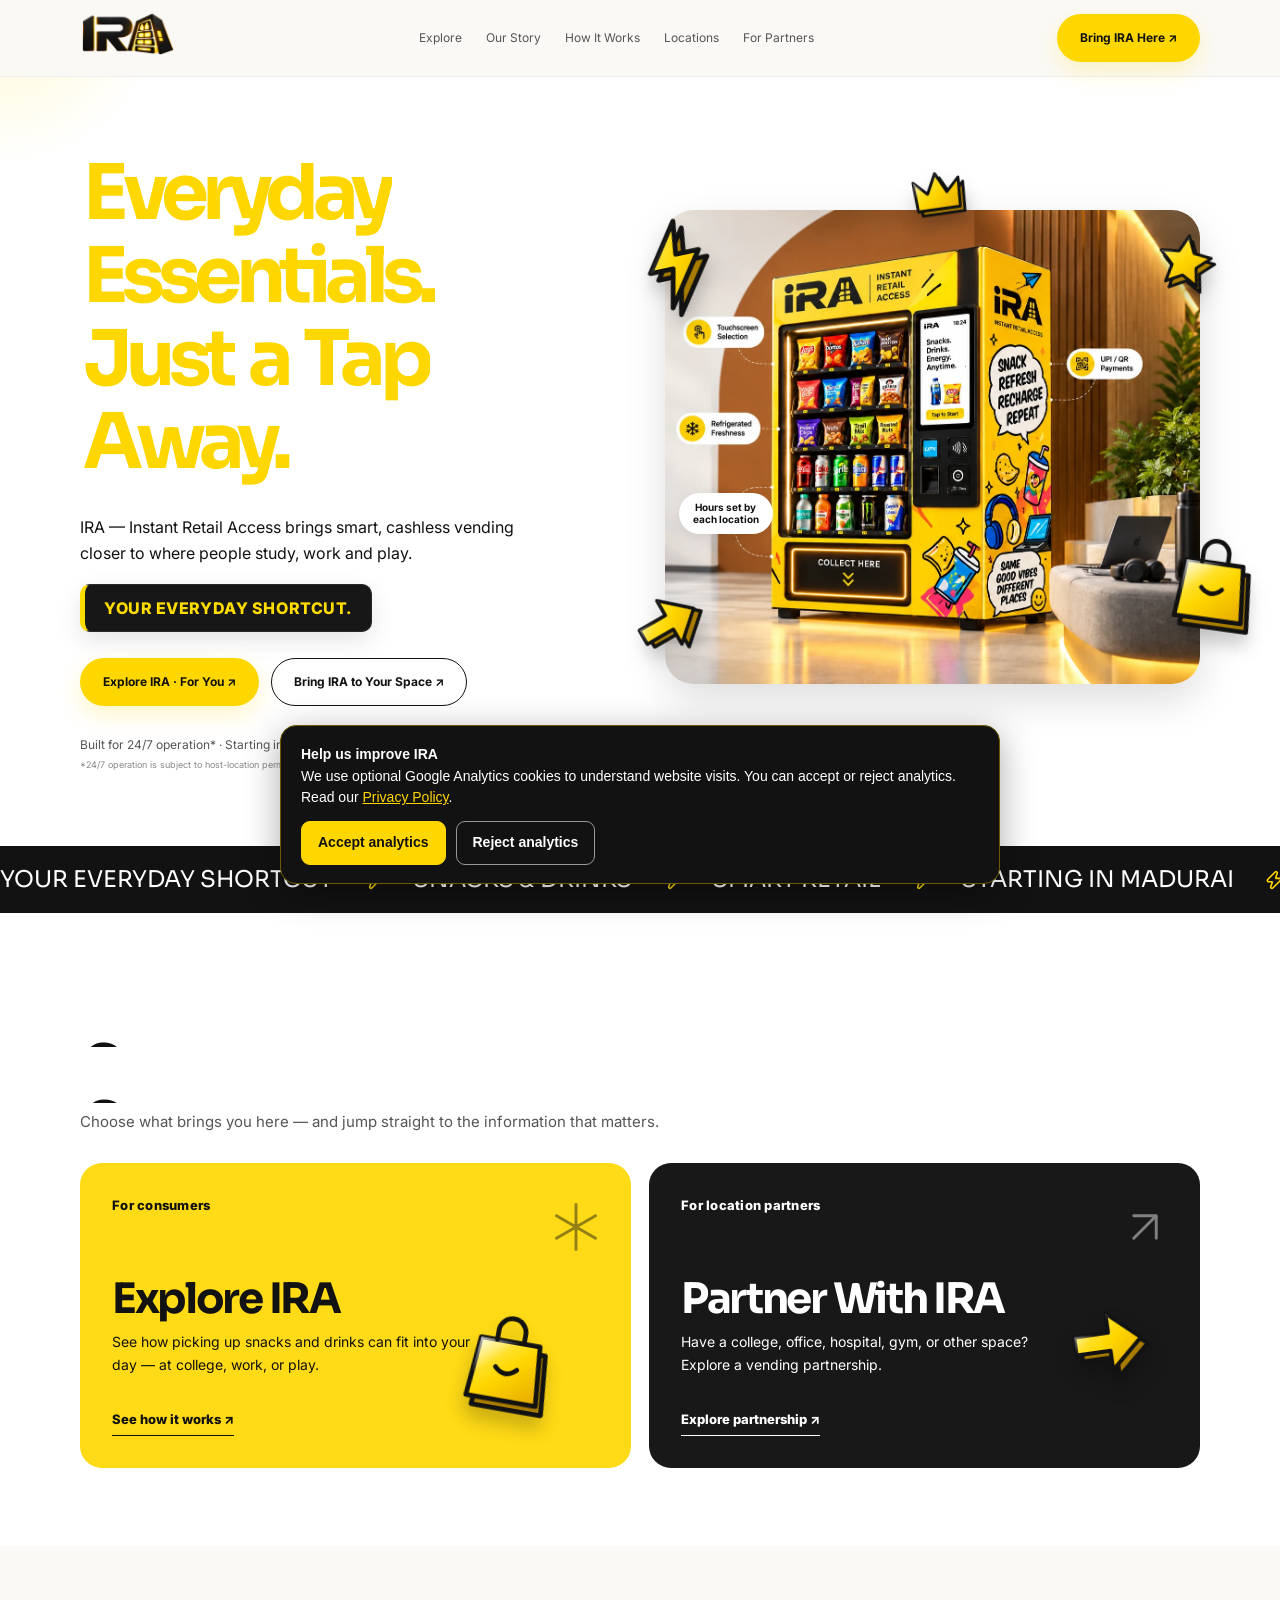
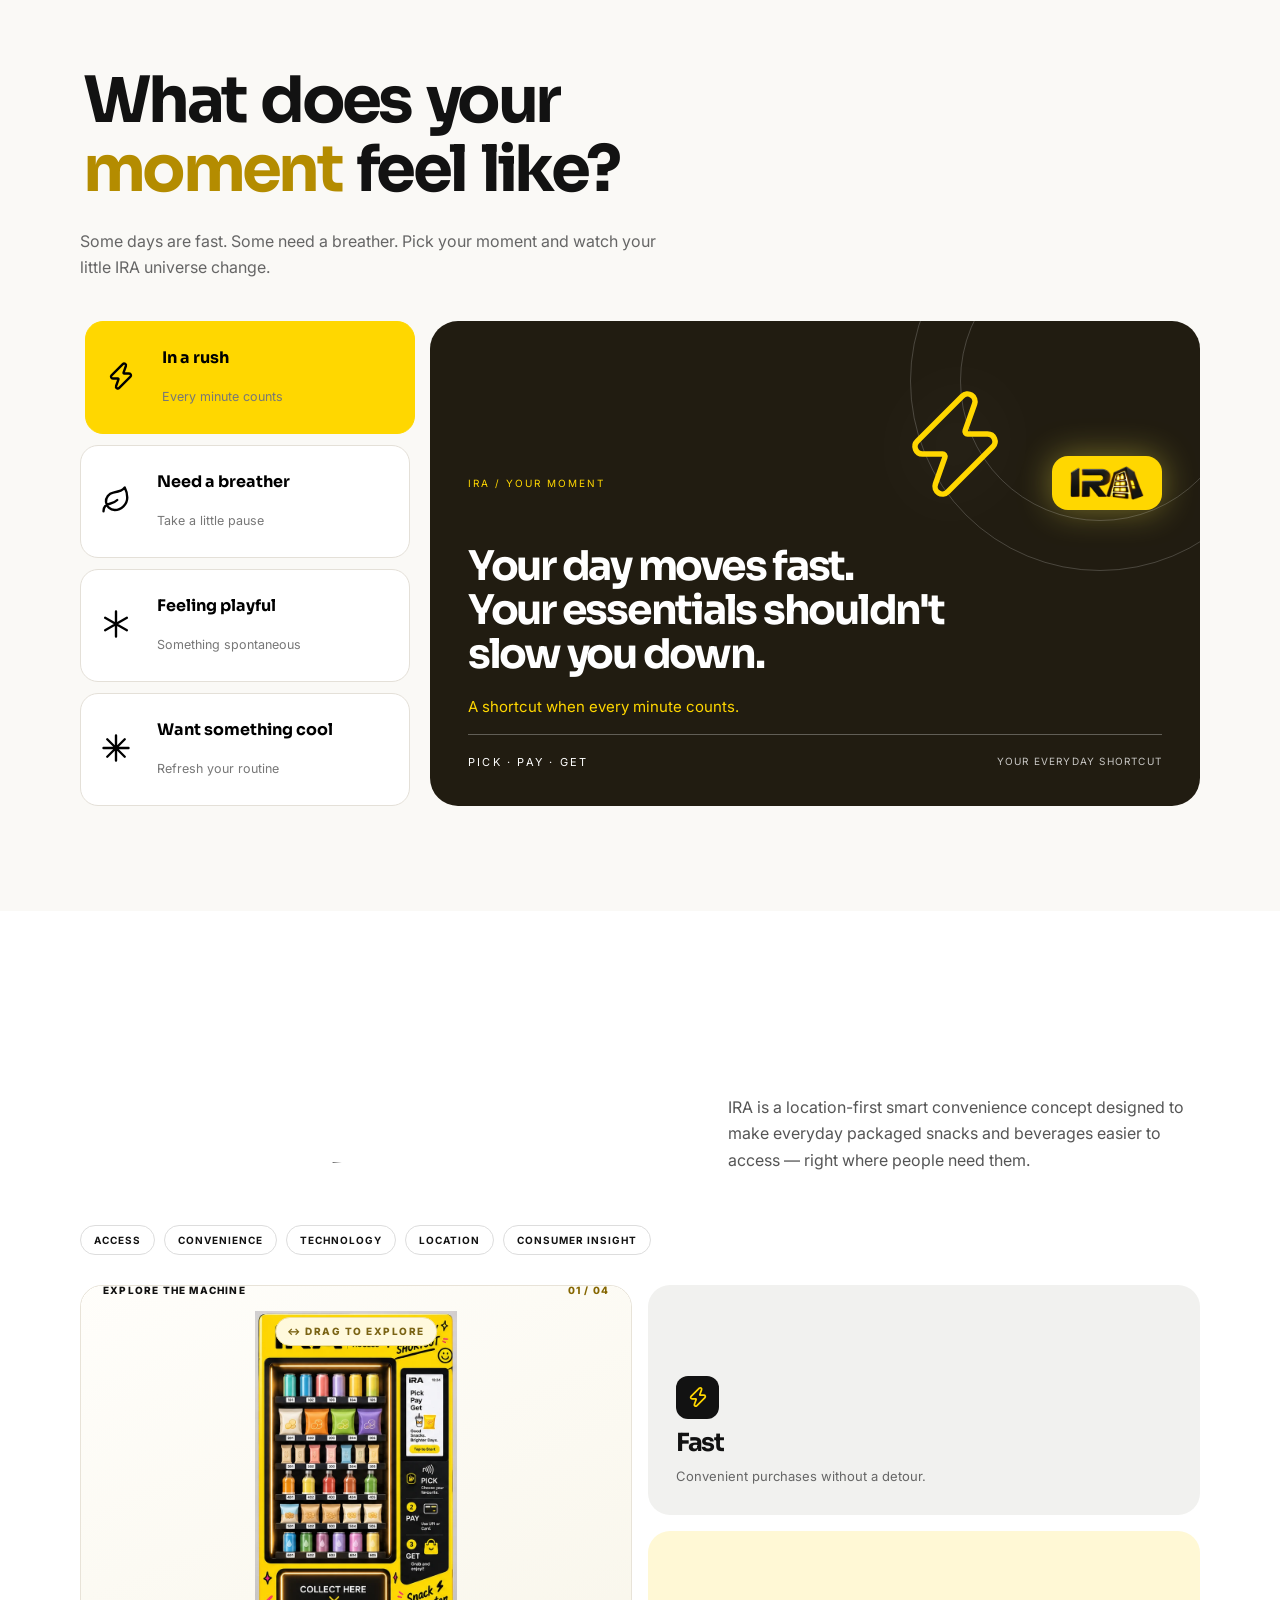
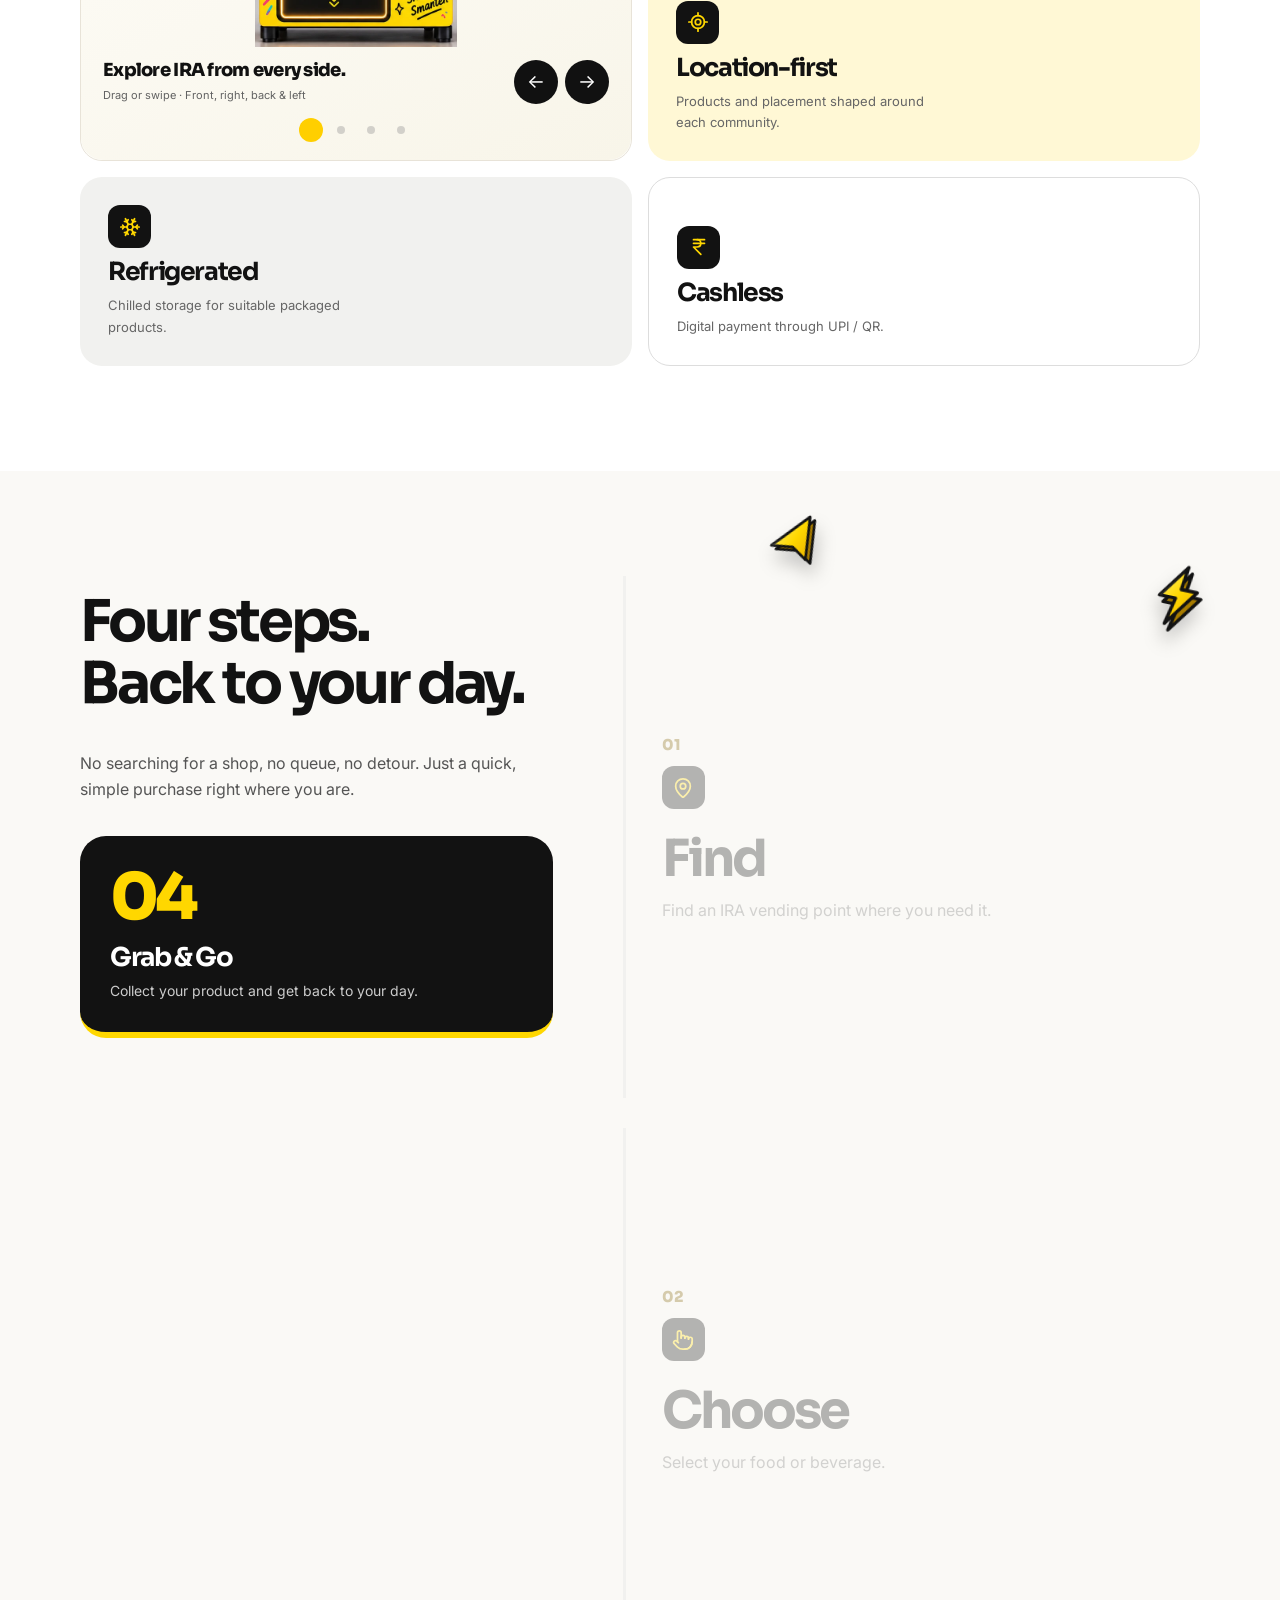
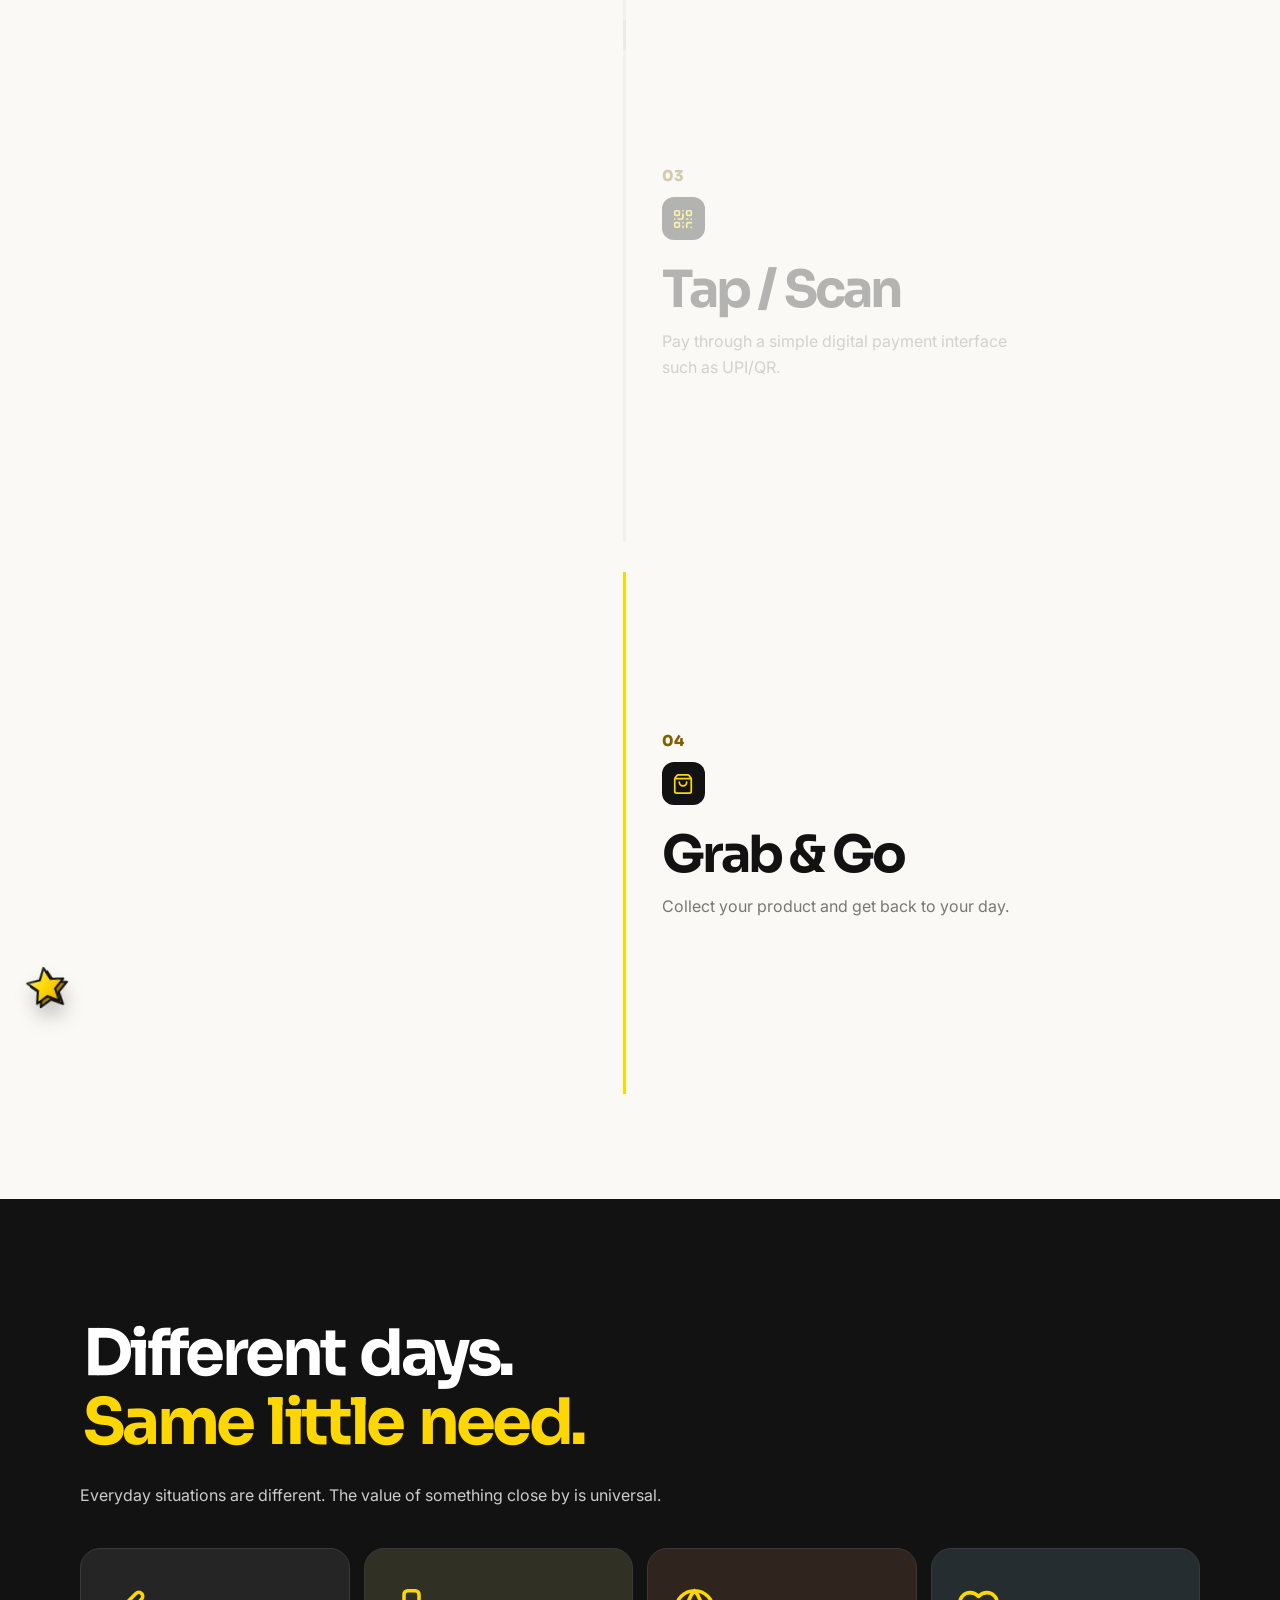
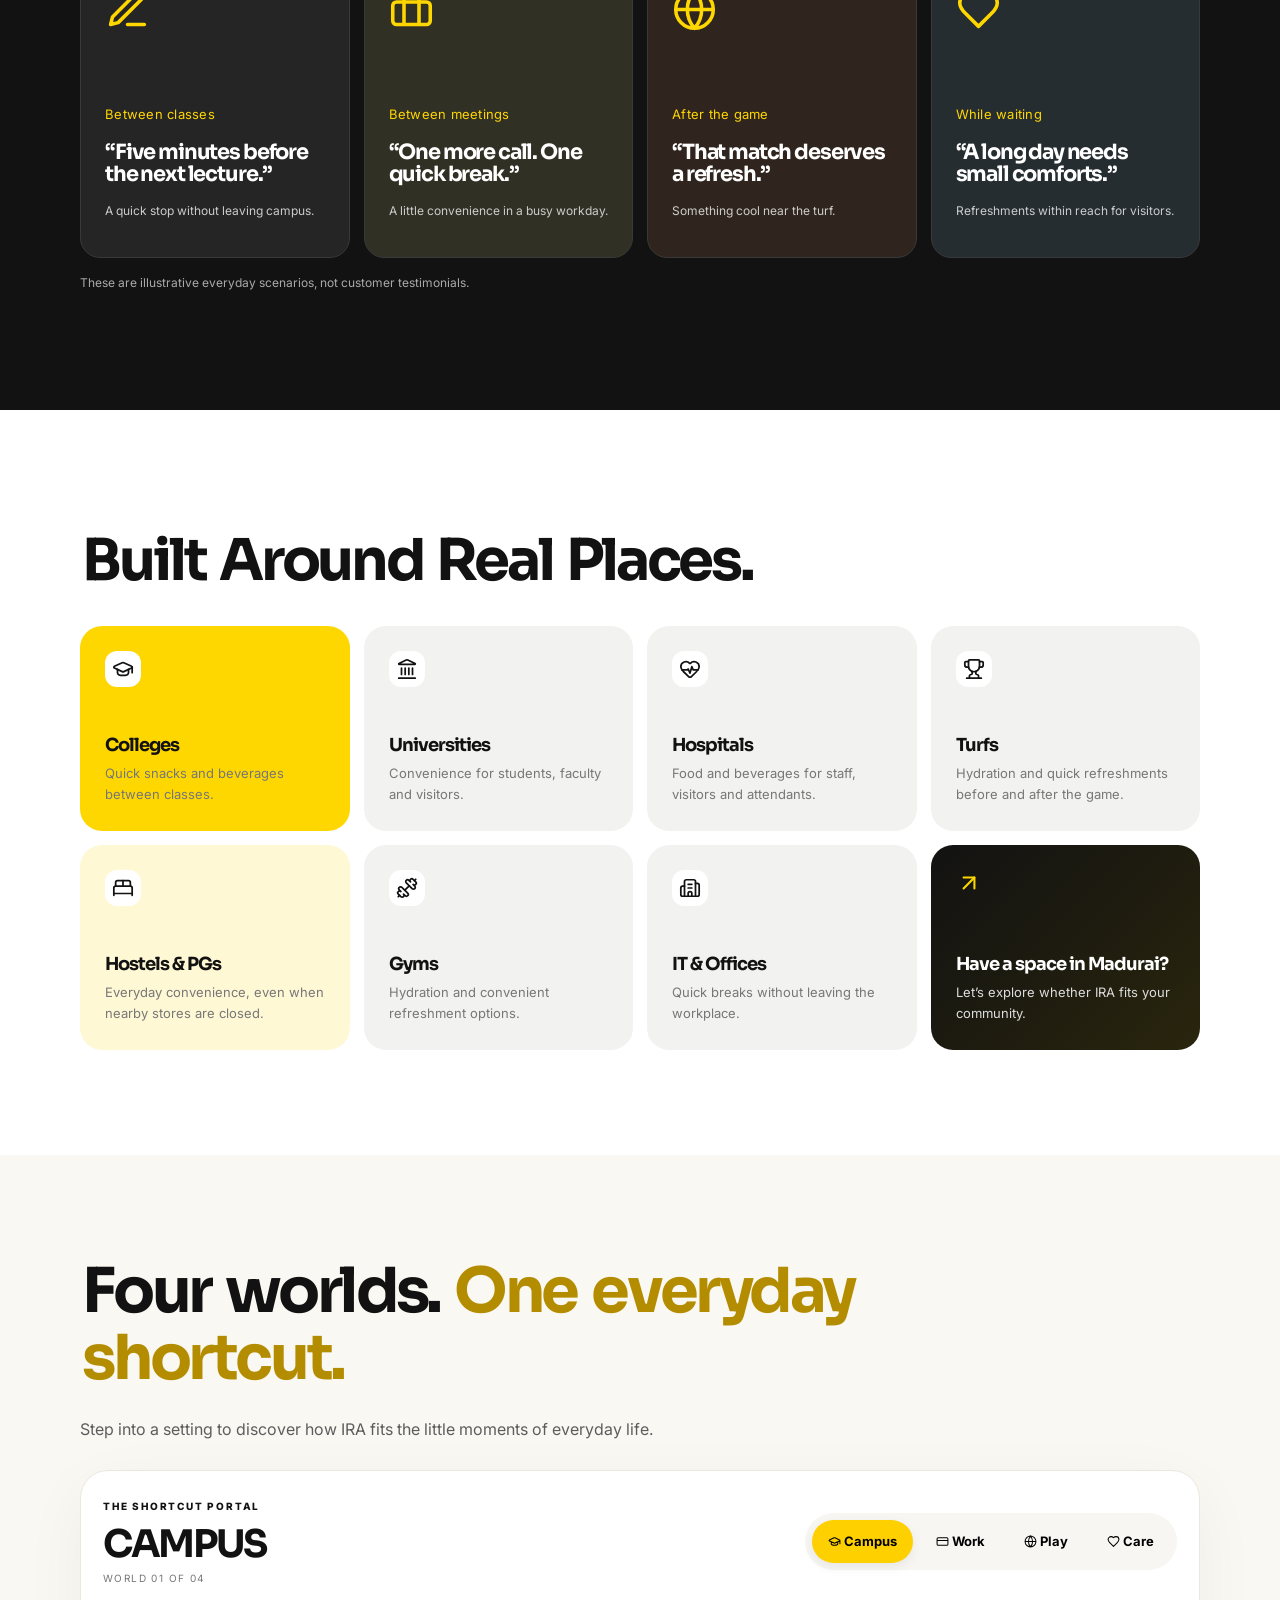
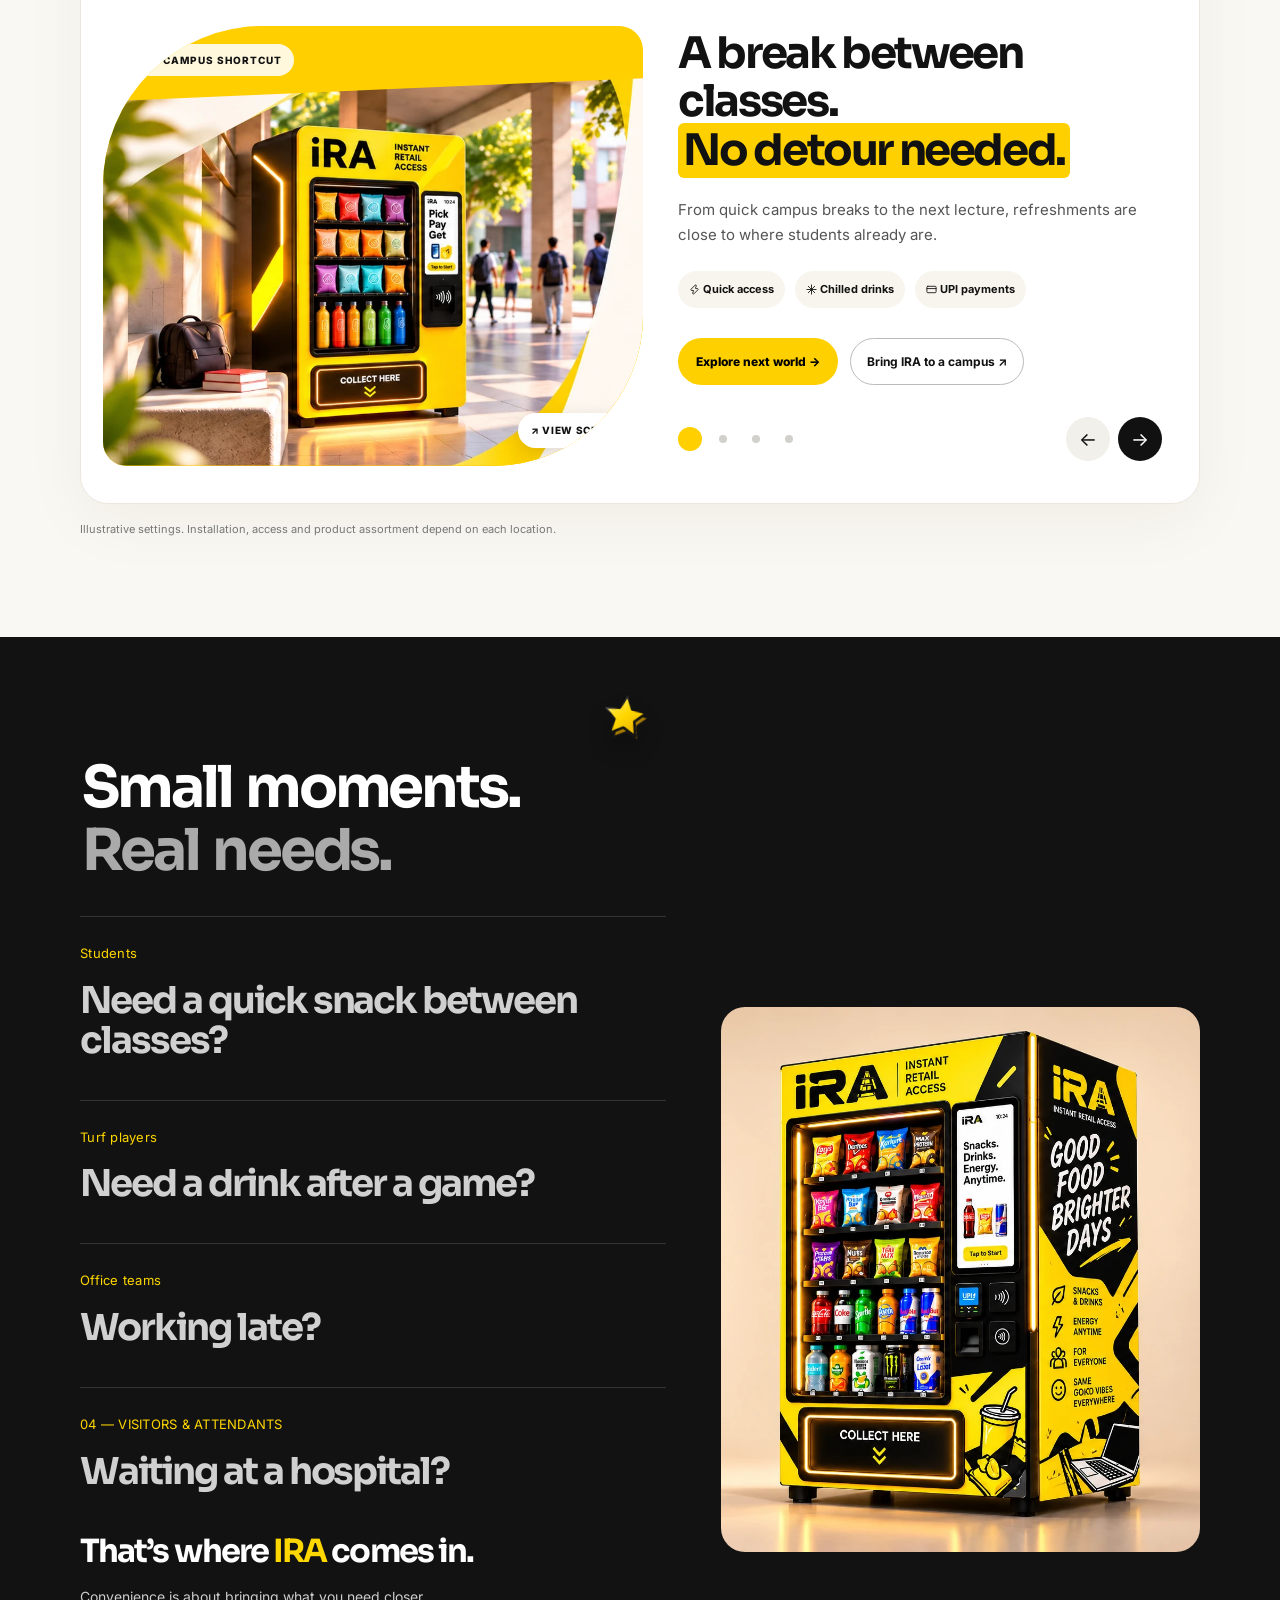
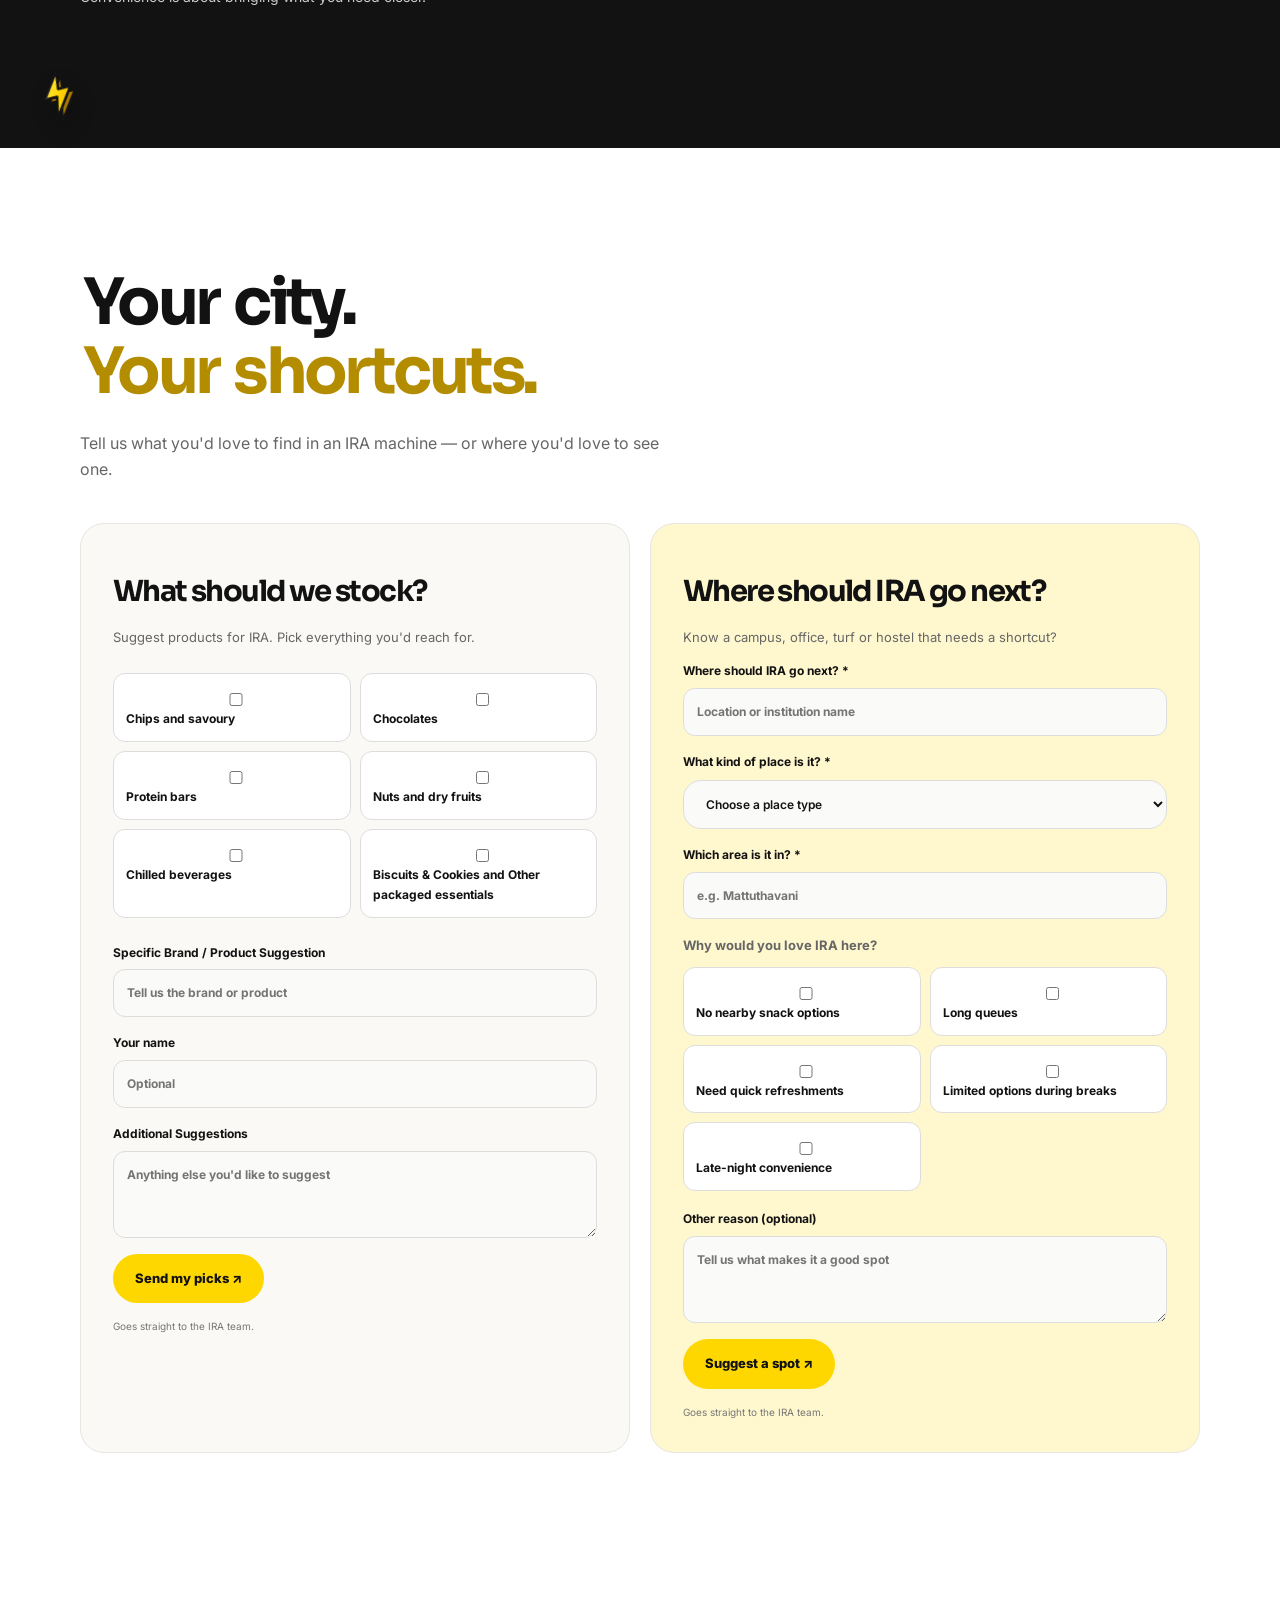
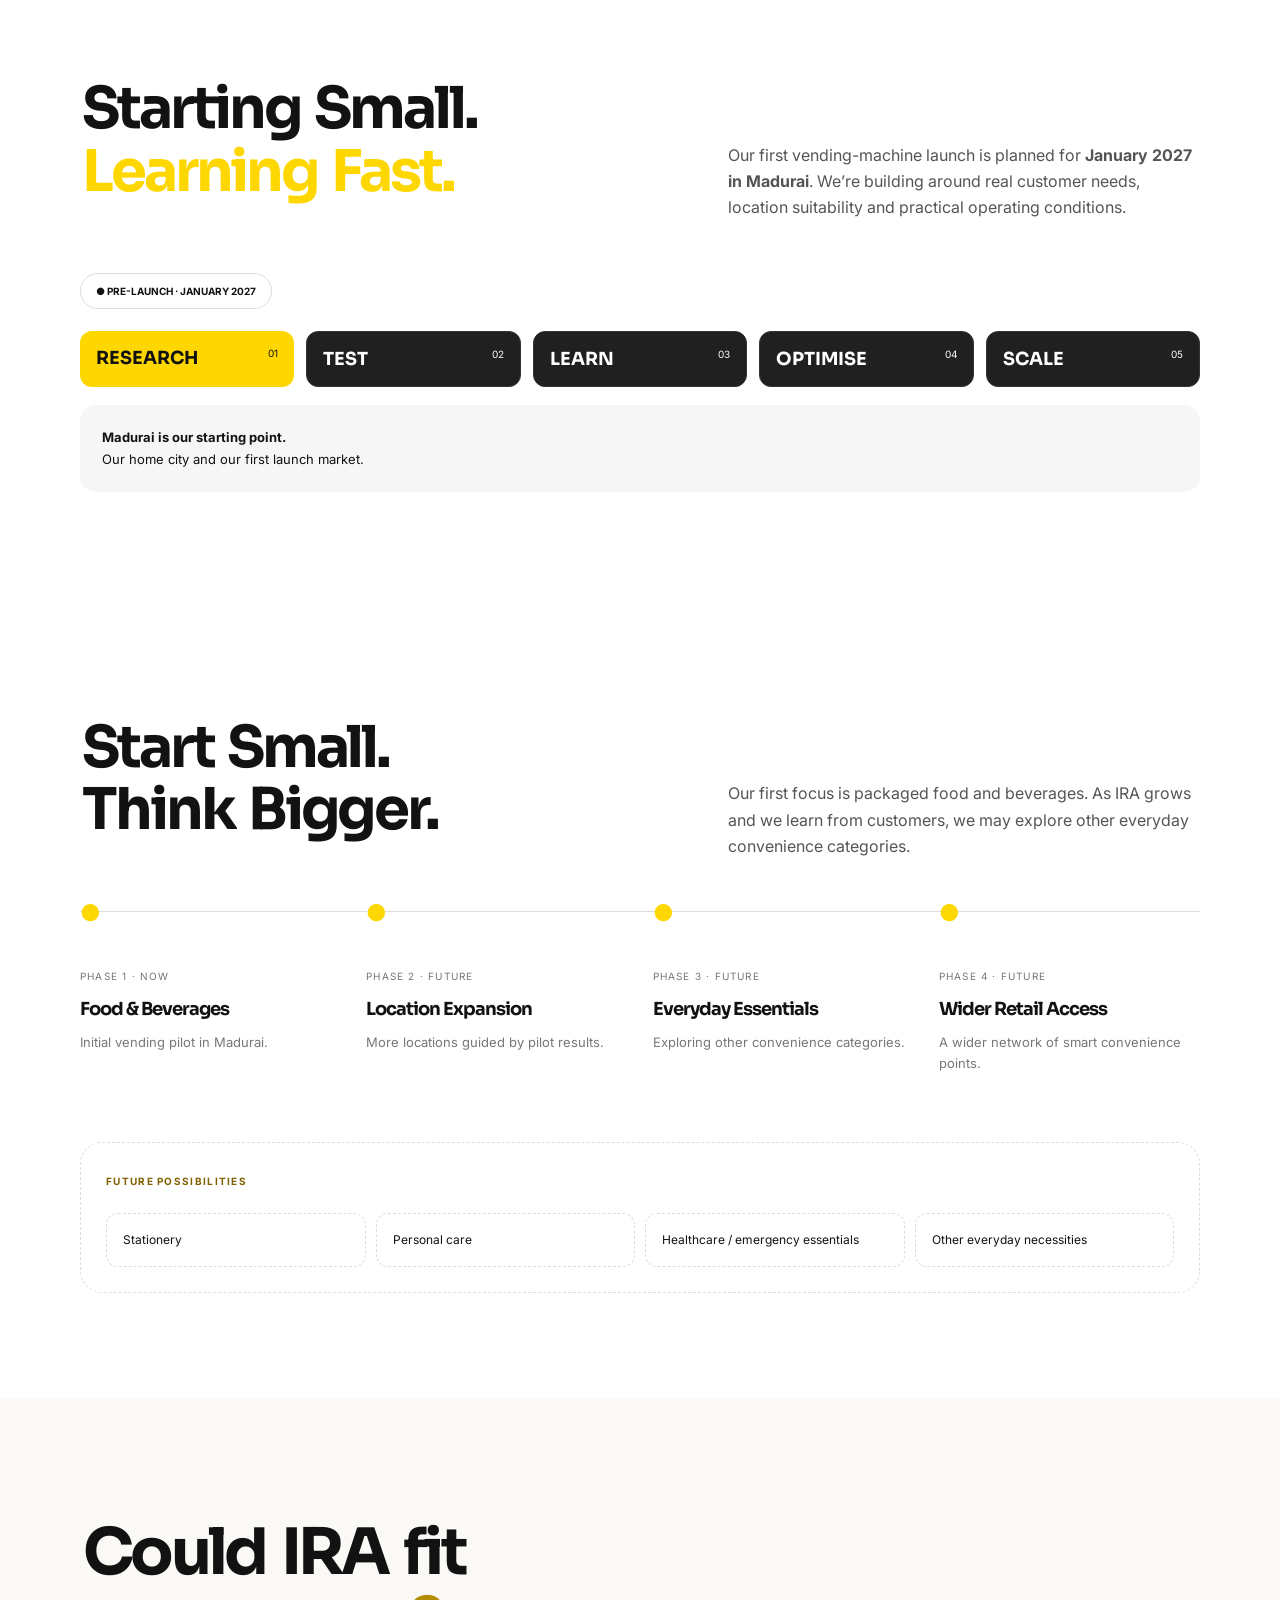
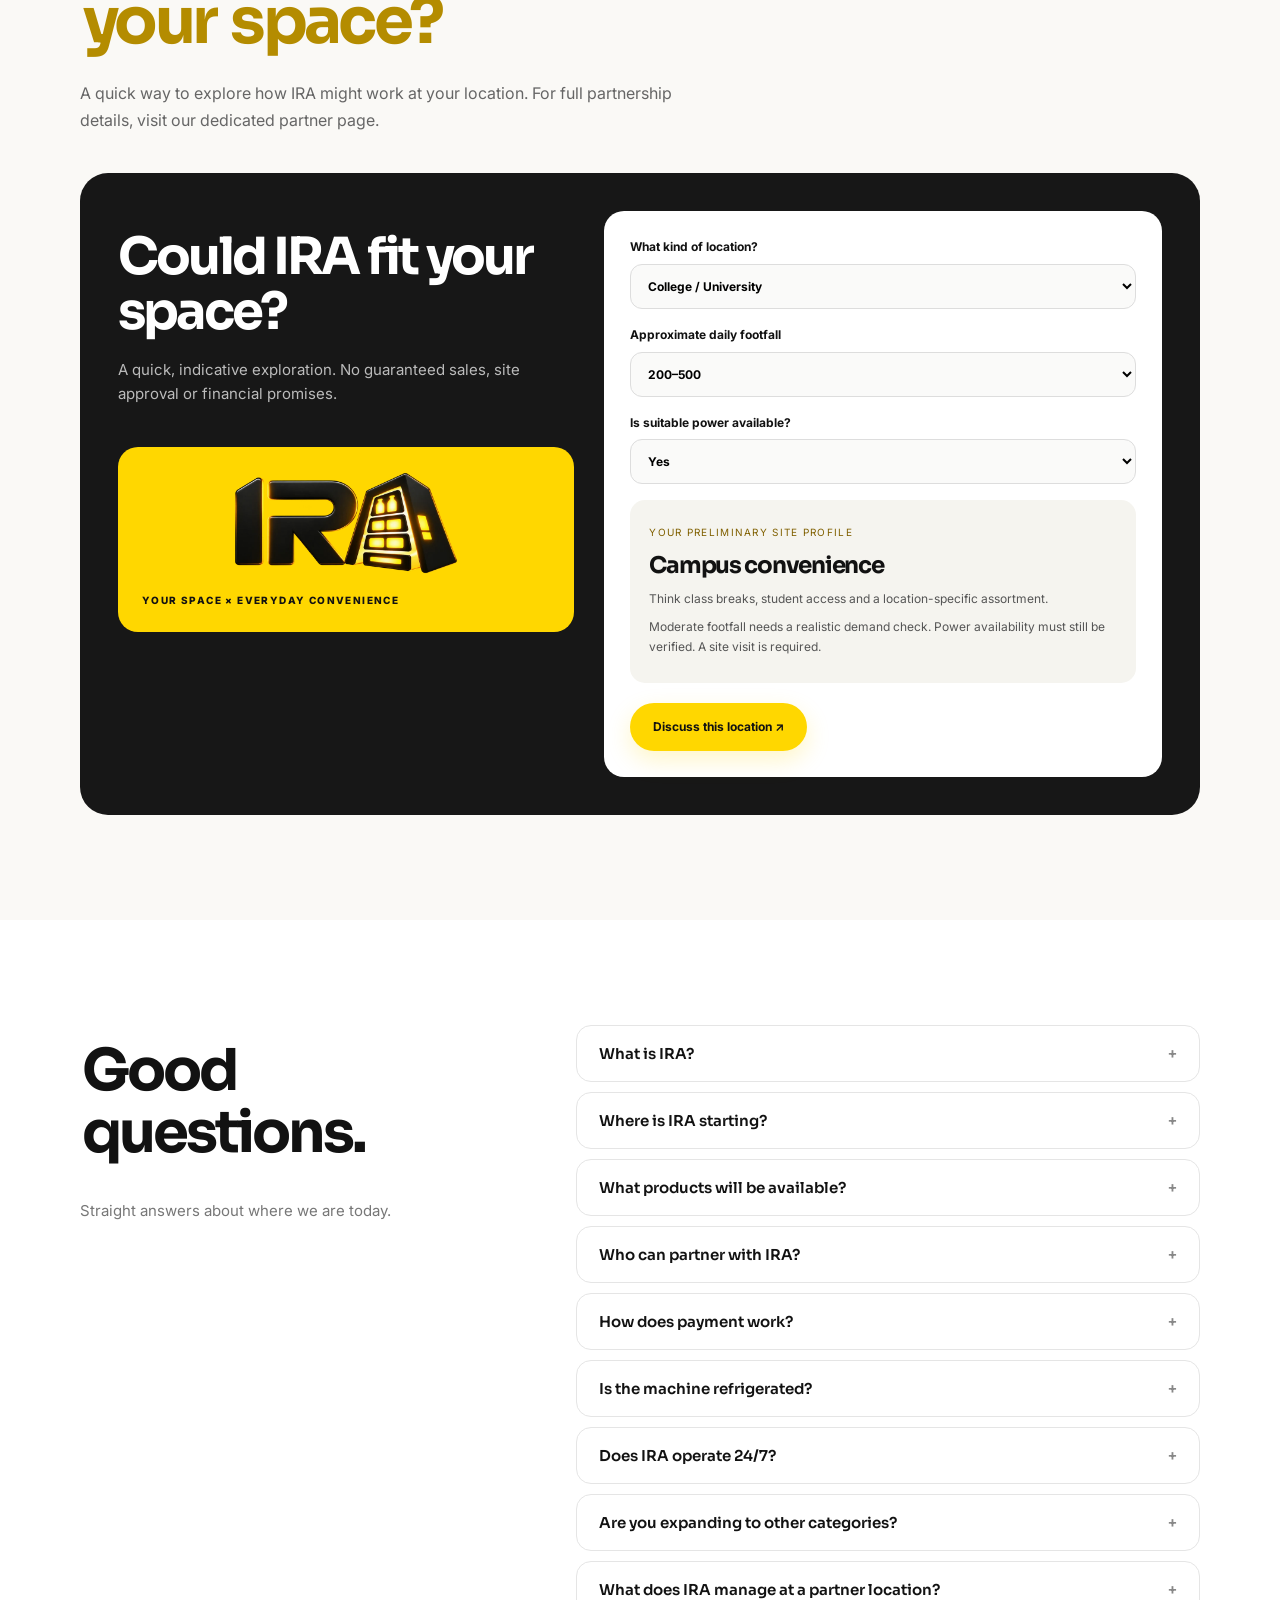
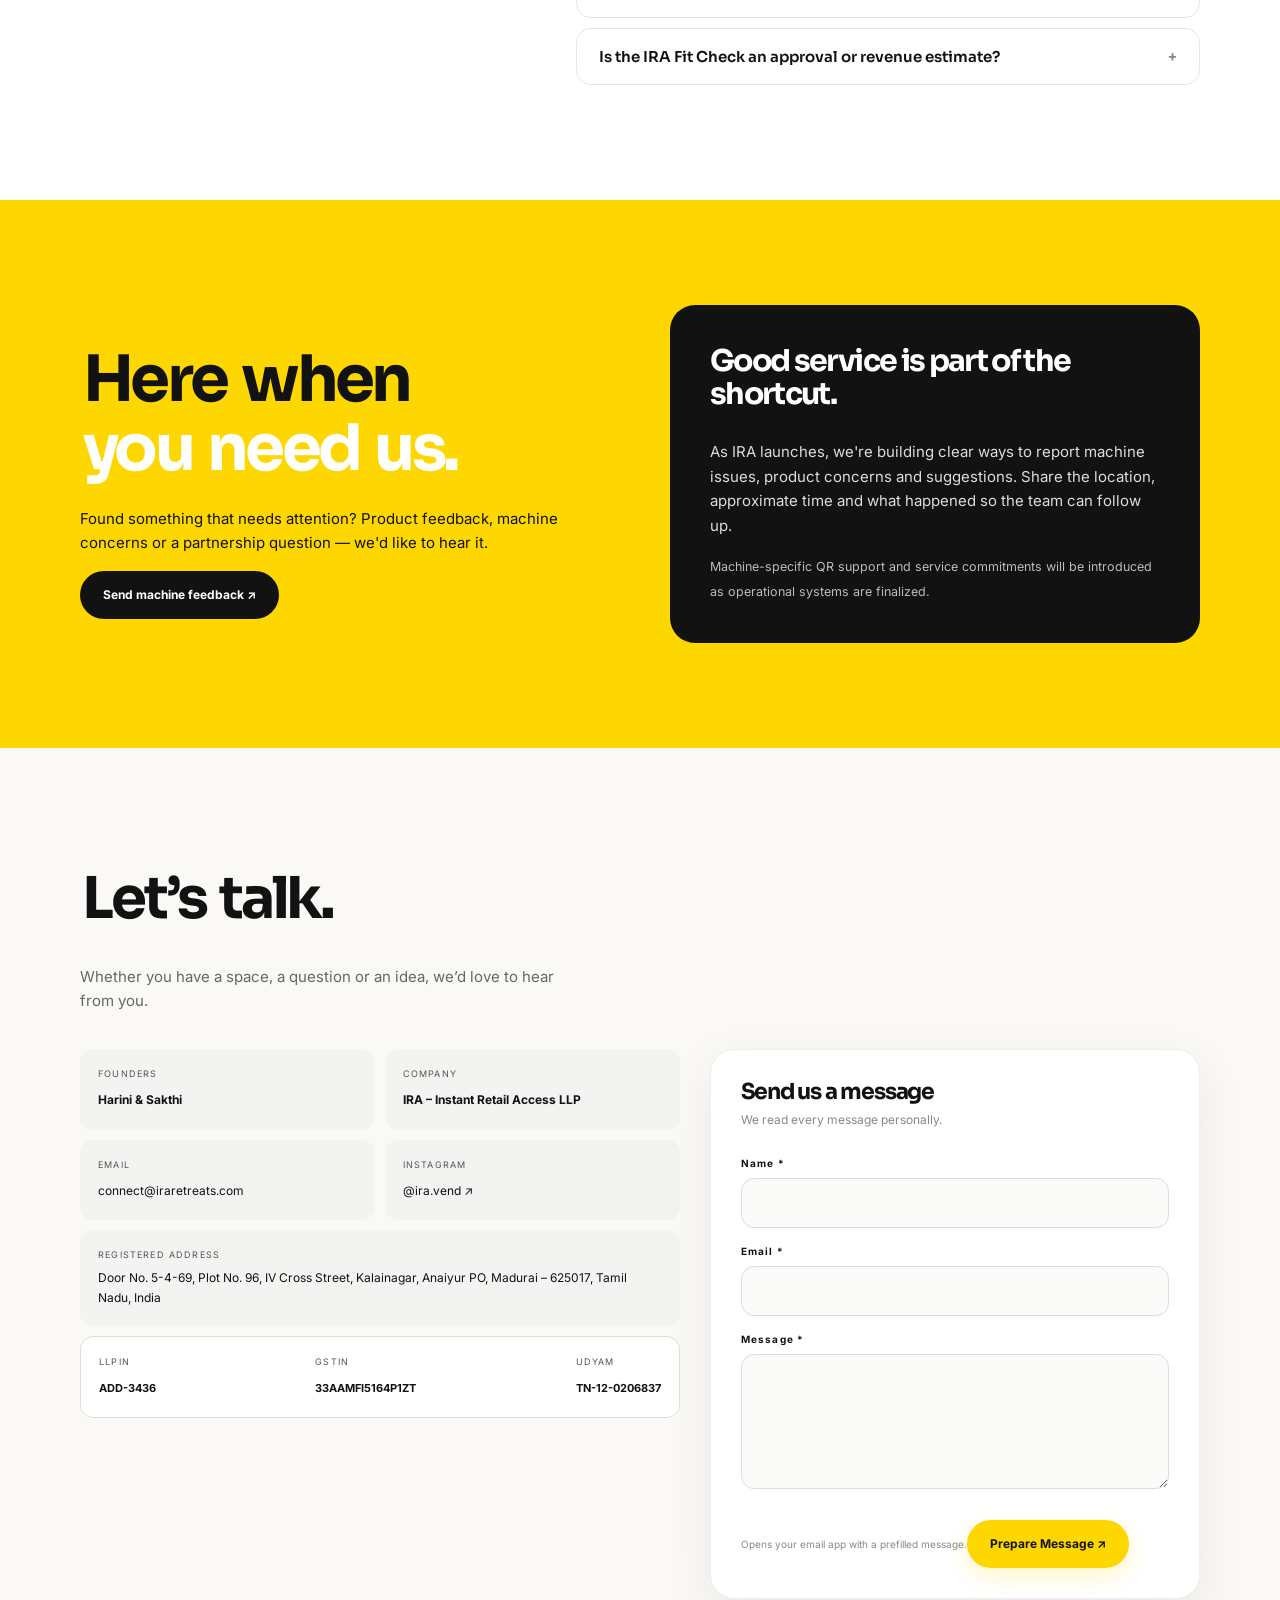
<file: index.html>
<!DOCTYPE html>
<html lang="en">
<head>

<meta charset="utf-8"/>
<meta content="width=device-width,initial-scale=1" name="viewport"/>
<meta content="#121212" name="theme-color"/>
<meta name="description" content="IRA brings smart vending machines to colleges, offices, hospitals and more in Madurai. Discover convenient snacks, chilled drinks and cashless UPI payments."/><link href="favicon.ico" rel="icon" sizes="any"/><link href="favicon-32x32.png" rel="icon" sizes="32x32" type="image/png"/><link href="favicon-16x16.png" rel="icon" sizes="16x16" type="image/png"/><link href="apple-touch-icon.png" rel="apple-touch-icon"/><title>IRA Vending Machines in Madurai | Instant Retail Access</title>
<link rel="canonical" href="https://iraretreats.com/">
<meta property="og:type" content="website"/>
<meta property="og:site_name" content="IRA — Instant Retail Access"/>
<meta property="og:title" content="IRA Vending Machines in Madurai | Instant Retail Access"/>
<meta property="og:description" content="Smart, cashless vending for colleges, offices, hospitals and everyday spaces in Madurai. Your Everyday Shortcut."/>
<meta property="og:url" content="https://iraretreats.com/"/>
<meta name="twitter:card" content="summary"/>
<meta name="twitter:title" content="IRA Vending Machines in Madurai | Instant Retail Access"/>
<meta name="twitter:description" content="Smart, cashless vending for colleges, offices, hospitals and everyday spaces in Madurai. Your Everyday Shortcut."/>
<link href="https://fonts.googleapis.com" rel="preconnect"/><link crossorigin="" href="https://fonts.gstatic.com" rel="preconnect"/><link href="https://fonts.googleapis.com/css2?family=Inter:wght@400;500;600;700&amp;family=Sora:wght@400;500;600;700;800&amp;display=swap" rel="stylesheet"/><link href="styles.css" rel="stylesheet"/><link href="brand-floats.css" rel="stylesheet"/><link href="experience.css" rel="stylesheet"/><script>try{if(!sessionStorage.xi)document.documentElement.classList.add("xi")}catch(e){}</script><link href="ira-v2-responsive.css" rel="stylesheet"/><style id="ira-privacy-style">.ira-cookie-banner{position:fixed;z-index:99999;bottom:16px;left:16px;right:16px;max-width:720px;margin:auto;padding:18px 20px;background:#121212;color:#fff;border:1px solid #6a5a00;border-radius:16px;box-shadow:0 8px 36px #0005;font:14px/1.55 Arial,sans-serif}.ira-cookie-banner a{color:#FFD700;text-decoration:underline}.ira-cookie-actions{display:flex;flex-wrap:wrap;gap:10px;margin-top:12px}.ira-cookie-actions button{cursor:pointer;border:1px solid #FFD700;padding:10px 16px;border-radius:9px;font-weight:700;background:#FFD700;color:#121212;min-height:44px}.ira-cookie-actions button.ira-reject{background:transparent;color:#fff;border-color:#999}.ira-privacy-choice{cursor:pointer;background:transparent;border:0;text-decoration:underline;color:inherit;font:inherit;padding:0}</style>
</head><body>
<header class="header"><nav aria-label="Main navigation" class="nav wrap"><a aria-label="IRA home" class="brand" href="#home"><img width="760" height="350" alt="IRA logo" src="assets/ira-simple-transparent.webp"/></a><button aria-expanded="false" aria-label="Toggle menu" class="menu-toggle" id="menuToggle">☰</button><div class="navlinks" id="navLinks"><a href="#moments">Explore</a><a href="about.html">Our Story</a><a href="#how">How It Works</a><a href="#locations">Locations</a><a href="partner.html#partner-experience">For Partners</a></div><a class="pill orange navcta" href="partner.html#partner">Bring IRA Here ↗</a></nav></header>
<main><section class="hero wrap" id="home"><div class="hero-copy"><h1>Everyday<br/>Essentials.<br/>Just a <span>Tap</span><br/>Away.</h1><p>IRA — Instant Retail Access brings smart, cashless vending closer to where people study, work and play.</p><p class="hero-note"><span>YOUR EVERYDAY SHORTCUT.</span></p><div class="actions"><a class="pill orange" href="#moments">Explore IRA · For You ↗</a><a class="pill outline" href="partner.html#partner-experience">Bring IRA to Your Space ↗</a></div><small>Built for 24/7 operation* · Starting in Madurai · January 2027</small><p class="fn">*24/7 operation is subject to host-location permissions and access hours.</p><small hidden=""></small></div><div class="hero-visual"><div data-fx="bolt,-5,2,74,-12,28,1;star,92,5,56,10,-22,1;crown,46,-9,52,-8,18;bag,95,68,80,8,34;arrow,-6,80,70,-30,-30"></div><div class="machine-stage"><img width="1155" height="1024" alt="IRA yellow vending machine in a modern lobby" src="assets/ira-hero-machine.webp"/><span aria-hidden="true" class="hours-chip">Hours set by each location</span></div></div></section>
<div aria-label="Brand highlights" class="ticker"><div class="track"><span class="set">YOUR EVERYDAY SHORTCUT<b><svg aria-hidden="true" fill="none" height="20" stroke="currentColor" stroke-linecap="round" stroke-linejoin="round" stroke-width="1.9" viewbox="0 0 24 24" width="20" xmlns="http://www.w3.org/2000/svg"><path d="M15.914 4a1.5 1.5 0 00-2.474-1.561l-9 9A1.5 1.5 0 005.5 14h4.002a.5.5 0 01.471.666L8.086 20a1.5 1.5 0 002.475 1.56l9-9A1.5 1.5 0 0018.5 10h-3.997a.5.5 0 01-.472-.667z"></path></svg></b>SNACKS &amp; DRINKS<b><svg aria-hidden="true" fill="none" height="20" stroke="currentColor" stroke-linecap="round" stroke-linejoin="round" stroke-width="1.9" viewbox="0 0 24 24" width="20" xmlns="http://www.w3.org/2000/svg"><path d="M15.914 4a1.5 1.5 0 00-2.474-1.561l-9 9A1.5 1.5 0 005.5 14h4.002a.5.5 0 01.471.666L8.086 20a1.5 1.5 0 002.475 1.56l9-9A1.5 1.5 0 0018.5 10h-3.997a.5.5 0 01-.472-.667z"></path></svg></b>SMART RETAIL<b><svg aria-hidden="true" fill="none" height="20" stroke="currentColor" stroke-linecap="round" stroke-linejoin="round" stroke-width="1.9" viewbox="0 0 24 24" width="20" xmlns="http://www.w3.org/2000/svg"><path d="M15.914 4a1.5 1.5 0 00-2.474-1.561l-9 9A1.5 1.5 0 005.5 14h4.002a.5.5 0 01.471.666L8.086 20a1.5 1.5 0 002.475 1.56l9-9A1.5 1.5 0 0018.5 10h-3.997a.5.5 0 01-.472-.667z"></path></svg></b>STARTING IN MADURAI<b><svg aria-hidden="true" fill="none" height="20" stroke="currentColor" stroke-linecap="round" stroke-linejoin="round" stroke-width="1.9" viewbox="0 0 24 24" width="20" xmlns="http://www.w3.org/2000/svg"><path d="M15.914 4a1.5 1.5 0 00-2.474-1.561l-9 9A1.5 1.5 0 005.5 14h4.002a.5.5 0 01.471.666L8.086 20a1.5 1.5 0 002.475 1.56l9-9A1.5 1.5 0 0018.5 10h-3.997a.5.5 0 01-.472-.667z"></path></svg></b></span><span aria-hidden="true" class="set">YOUR EVERYDAY SHORTCUT<b><svg aria-hidden="true" fill="none" height="20" stroke="currentColor" stroke-linecap="round" stroke-linejoin="round" stroke-width="1.9" viewbox="0 0 24 24" width="20" xmlns="http://www.w3.org/2000/svg"><path d="M15.914 4a1.5 1.5 0 00-2.474-1.561l-9 9A1.5 1.5 0 005.5 14h4.002a.5.5 0 01.471.666L8.086 20a1.5 1.5 0 002.475 1.56l9-9A1.5 1.5 0 0018.5 10h-3.997a.5.5 0 01-.472-.667z"></path></svg></b>SNACKS &amp; DRINKS<b><svg aria-hidden="true" fill="none" height="20" stroke="currentColor" stroke-linecap="round" stroke-linejoin="round" stroke-width="1.9" viewbox="0 0 24 24" width="20" xmlns="http://www.w3.org/2000/svg"><path d="M15.914 4a1.5 1.5 0 00-2.474-1.561l-9 9A1.5 1.5 0 005.5 14h4.002a.5.5 0 01.471.666L8.086 20a1.5 1.5 0 002.475 1.56l9-9A1.5 1.5 0 0018.5 10h-3.997a.5.5 0 01-.472-.667z"></path></svg></b>SMART RETAIL<b><svg aria-hidden="true" fill="none" height="20" stroke="currentColor" stroke-linecap="round" stroke-linejoin="round" stroke-width="1.9" viewbox="0 0 24 24" width="20" xmlns="http://www.w3.org/2000/svg"><path d="M15.914 4a1.5 1.5 0 00-2.474-1.561l-9 9A1.5 1.5 0 005.5 14h4.002a.5.5 0 01.471.666L8.086 20a1.5 1.5 0 002.475 1.56l9-9A1.5 1.5 0 0018.5 10h-3.997a.5.5 0 01-.472-.667z"></path></svg></b>STARTING IN MADURAI<b><svg aria-hidden="true" fill="none" height="20" stroke="currentColor" stroke-linecap="round" stroke-linejoin="round" stroke-width="1.9" viewbox="0 0 24 24" width="20" xmlns="http://www.w3.org/2000/svg"><path d="M15.914 4a1.5 1.5 0 00-2.474-1.561l-9 9A1.5 1.5 0 005.5 14h4.002a.5.5 0 01.471.666L8.086 20a1.5 1.5 0 002.475 1.56l9-9A1.5 1.5 0 0018.5 10h-3.997a.5.5 0 01-.472-.667z"></path></svg></b></span></div></div>
<section aria-label="Choose how to explore IRA" class="audience-gateway wrap" id="explore"><div class="gateway-heading"><h2>Convenience for you.<br/>Opportunity for your space.</h2><p>Choose what brings you here — and jump straight to the information that matters.</p></div><div class="gateway-grid"><a class="gateway-card consumer-card" href="#moments"><span data-fx="bag,70,48,84,10,16,1"></span><span class="gateway-kicker">For consumers</span><span aria-hidden="true" class="gateway-symbol">✳</span><h3>Explore IRA</h3><p>See how picking up snacks and drinks can fit into your day — at college, work, or play.</p><span class="gateway-link">See how it works <span aria-hidden="true">↗</span></span></a><a class="gateway-card partner-card" href="partner.html#partner-experience"><span data-fx="arrow,76,46,80,-8,16,1"></span><span class="gateway-kicker">For location partners</span><span aria-hidden="true" class="gateway-symbol">↗</span><h3>Partner With IRA</h3><p>Have a college, office, hospital, gym, or other space? Explore a vending partnership.</p><span class="gateway-link">Explore partnership <span aria-hidden="true">↗</span></span></a></div></section><section class="experience-section momentverse" id="moments"><div class="wrap"><div class="xp-head"><h2>What does your<br/><em>moment</em> feel like?</h2><p>Some days are fast. Some need a breather. Pick your moment and watch your little IRA universe change.</p></div><div class="moment-layout"><div aria-label="Choose your moment" class="moment-options" role="group"><button aria-pressed="true" class="moment-choice active" data-moment="rush"><span>⚡</span><b>In a rush</b><small>Every minute counts</small></button><button aria-pressed="false" class="moment-choice" data-moment="reset"><span>🌿</span><b>Need a breather</b><small>Take a little pause</small></button><button aria-pressed="false" class="moment-choice" data-moment="play"><span>✳</span><b>Feeling playful</b><small>Something spontaneous</small></button><button aria-pressed="false" class="moment-choice" data-moment="cool"><span>❄</span><b>Want something cool</b><small>Refresh your routine</small></button></div><div aria-live="polite" class="moment-stage" data-moment="rush" id="momentStage"><div class="moment-orbit orbit-one"></div><div class="moment-orbit orbit-two"></div><div class="moment-emblem" id="momentEmblem">⚡</div><div class="moment-brand-row"><span class="moment-index">IRA / YOUR MOMENT</span><img width="760" height="350" alt="IRA simplified logo" class="moment-brand-logo" src="assets/ira-simple-transparent.webp"/></div><h3 id="momentHeadline">Your day moves fast.<br/>Your essentials shouldn't slow you down.</h3><p id="momentDescription">A shortcut when every minute counts.</p><span class="moment-footer">PICK · PAY · GET <span class="moment-footer-label">YOUR EVERYDAY SHORTCUT</span></span></div></div></div></section><section class="section wrap" id="about"><div class="section-heading split"><div><h2>More Than a<br/>Vending Machine.</h2></div><p>IRA is a location-first smart convenience concept designed to make everyday packaged snacks and beverages easier to access — right where people need them.</p></div><div class="tags"><span>ACCESS</span><span>CONVENIENCE</span><span>TECHNOLOGY</span><span>LOCATION</span><span>CONSUMER INSIGHT</span></div><div class="feature-grid"><article class="feature feature-photo ira-view-feature"><div aria-label="IRA machine four-view interactive viewer. Drag left or right, use arrows, or press left and right arrow keys." class="ira-spin" id="iraSpin" role="group" tabindex="0"><div class="ira-spin-top"><span>EXPLORE THE MACHINE</span><span class="ira-spin-count" id="spinCount">01 / 04</span></div><img width="514" height="860" alt="Front view of IRA vending machine" draggable="false" id="spinImage" src="assets/view-front.webp"/><div class="ira-spin-bottom"><div><strong>Explore IRA from every side.</strong><span>Drag or swipe · Front, right, back &amp; left</span></div><div class="ira-spin-controls"><button aria-label="Previous machine side" id="spinPrev" type="button">←</button><button aria-label="Next machine side" id="spinNext" type="button">→</button></div></div><div aria-label="Machine views" class="ira-spin-dots"><button aria-label="Front view" class="active" data-side="front" type="button"></button><button aria-label="Right side view" data-side="right" type="button"></button><button aria-label="Back view" data-side="back" type="button"></button><button aria-label="Left side view" data-side="left" type="button"></button></div></div></article><article class="feature muted"><span class="feature-icon"><svg aria-hidden="true" fill="none" height="22" stroke="currentColor" stroke-linecap="round" stroke-linejoin="round" stroke-width="1.9" viewbox="0 0 24 24" width="22" xmlns="http://www.w3.org/2000/svg"><path d="M15.914 4a1.5 1.5 0 00-2.474-1.561l-9 9A1.5 1.5 0 005.5 14h4.002a.5.5 0 01.471.666L8.086 20a1.5 1.5 0 002.475 1.56l9-9A1.5 1.5 0 0018.5 10h-3.997a.5.5 0 01-.472-.667z"></path></svg></span><h3>Fast</h3><p>Convenient purchases without a detour.</p></article><article class="feature peach"><span class="feature-icon"><svg aria-hidden="true" fill="none" height="22" stroke="currentColor" stroke-linecap="round" stroke-linejoin="round" stroke-width="1.9" viewbox="0 0 24 24" width="22" xmlns="http://www.w3.org/2000/svg"><line x1="2" x2="5" y1="12" y2="12"></line>
<line x1="19" x2="22" y1="12" y2="12"></line>
<line x1="12" x2="12" y1="2" y2="5"></line>
<line x1="12" x2="12" y1="19" y2="22"></line>
<circle cx="12" cy="12" r="7"></circle>
<circle cx="12" cy="12" r="3"></circle></svg></span><h3>Location-first</h3><p>Products and placement shaped around each community.</p></article><article class="feature muted"><span class="feature-icon"><svg aria-hidden="true" fill="none" height="22" stroke="currentColor" stroke-linecap="round" stroke-linejoin="round" stroke-width="1.9" viewbox="0 0 24 24" width="22" xmlns="http://www.w3.org/2000/svg"><path d="m10 20-1.25-2.5L6 18"></path>
<path d="M10 4 8.75 6.5 6 6"></path>
<path d="m14 20 1.25-2.5L18 18"></path>
<path d="m14 4 1.25 2.5L18 6"></path>
<path d="m17 21-3-6h-4"></path>
<path d="m17 3-3 6 1.5 3"></path>
<path d="M2 12h6.5L10 9"></path>
<path d="m20 10-1.5 2 1.5 2"></path>
<path d="M22 12h-6.5L14 15"></path>
<path d="m4 10 1.5 2L4 14"></path>
<path d="m7 21 3-6-1.5-3"></path>
<path d="m7 3 3 6h4"></path></svg></span><h3>Refrigerated</h3><p>Chilled storage for suitable packaged products.</p></article><article class="feature white"><span class="feature-icon"><svg aria-hidden="true" fill="none" height="22" stroke="currentColor" stroke-linecap="round" stroke-linejoin="round" stroke-width="1.9" viewbox="0 0 24 24" width="22" xmlns="http://www.w3.org/2000/svg"><path d="m14 20-8-8h4c5.333 0 5.333-8 0-8"></path>
<path d="M6 4h12"></path>
<path d="M6 8h12"></path></svg></span><h3>Cashless</h3><p>Digital payment through UPI / QR.</p></article></div></section>
<section class="section pale" id="how"><div data-fx="bolt,90,4,52,12,22,1;star,2,90,40,-8,-18;plane,60,2,50,-12,-20"></div><div class="wrap"><div class="section-heading split"><div><h2>Four steps.<br/>Back to your day.</h2></div><p>No searching for a shop, no queue, no detour. Just a quick, simple purchase right where you are.</p></div><div class="steps"><article><span class="step-icon"><svg aria-hidden="true" fill="none" height="22" stroke="currentColor" stroke-linecap="round" stroke-linejoin="round" stroke-width="1.9" viewbox="0 0 24 24" width="22" xmlns="http://www.w3.org/2000/svg"><path d="M20 10c0 4.993-5.539 10.193-7.399 11.799a1 1 0 0 1-1.202 0C9.539 20.193 4 14.993 4 10a8 8 0 0 1 16 0"></path>
<circle cx="12" cy="10" r="3"></circle></svg></span><span class="step-num">01</span><h3>Find</h3><p>Find an IRA vending point where you need it.</p></article><article><span class="step-icon"><svg aria-hidden="true" fill="none" height="22" stroke="currentColor" stroke-linecap="round" stroke-linejoin="round" stroke-width="1.9" viewbox="0 0 24 24" width="22" xmlns="http://www.w3.org/2000/svg"><path d="M22 14a8 8 0 0 1-8 8"></path>
<path d="M18 11v-1a2 2 0 0 0-2-2a2 2 0 0 0-2 2"></path>
<path d="M14 10V9a2 2 0 0 0-2-2a2 2 0 0 0-2 2v1"></path>
<path d="M10 9.5V4a2 2 0 0 0-2-2a2 2 0 0 0-2 2v10"></path>
<path d="M18 11a2 2 0 1 1 4 0v3a8 8 0 0 1-8 8h-2c-2.8 0-4.5-.86-5.99-2.34l-3.6-3.6a2 2 0 0 1 2.83-2.82L7 15"></path></svg></span><span class="step-num">02</span><h3>Choose</h3><p>Select your food or beverage.</p></article><article><span class="step-icon"><svg aria-hidden="true" fill="none" height="22" stroke="currentColor" stroke-linecap="round" stroke-linejoin="round" stroke-width="1.9" viewbox="0 0 24 24" width="22" xmlns="http://www.w3.org/2000/svg"><rect height="5" rx="1" width="5" x="3" y="3"></rect>
<rect height="5" rx="1" width="5" x="16" y="3"></rect>
<rect height="5" rx="1" width="5" x="3" y="16"></rect>
<path d="M21 16h-3a2 2 0 0 0-2 2v3"></path>
<path d="M21 21v.01"></path>
<path d="M12 7v3a2 2 0 0 1-2 2H7"></path>
<path d="M3 12h.01"></path>
<path d="M12 3h.01"></path>
<path d="M12 16v.01"></path>
<path d="M16 12h1"></path>
<path d="M21 12v.01"></path>
<path d="M12 21v-1"></path></svg></span><span class="step-num">03</span><h3>Tap / Scan</h3><p>Pay through a simple digital payment interface such as UPI/QR.</p></article><article><span class="step-icon"><svg aria-hidden="true" fill="none" height="22" stroke="currentColor" stroke-linecap="round" stroke-linejoin="round" stroke-width="1.9" viewbox="0 0 24 24" width="22" xmlns="http://www.w3.org/2000/svg"><path d="M16 10a4 4 0 0 1-8 0"></path>
<path d="M3.103 6.034h17.794"></path>
<path d="M3.4 5.467a2 2 0 0 0-.4 1.2V20a2 2 0 0 0 2 2h14a2 2 0 0 0 2-2V6.667a2 2 0 0 0-.4-1.2l-2-2.667A2 2 0 0 0 17 2H7a2 2 0 0 0-1.6.8z"></path></svg></span><span class="step-num">04</span><h3>Grab &amp; Go</h3><p>Collect your product and get back to your day.</p></article></div></div></section>
<section class="experience-section stories" id="stories"><div class="wrap"><div class="xp-head"><h2>Different days.<br/><em>Same little need.</em></h2><p>Everyday situations are different. The value of something close by is universal.</p></div><div class="story-moment-grid"><article><span class="story-symbol">✎</span><small>Between classes</small><h3>“Five minutes before the next lecture.”</h3><p>A quick stop without leaving campus.</p></article><article><span class="story-symbol">⌘</span><small>Between meetings</small><h3>“One more call. One quick break.”</h3><p>A little convenience in a busy workday.</p></article><article><span class="story-symbol">◉</span><small>After the game</small><h3>“That match deserves a refresh.”</h3><p>Something cool near the turf.</p></article><article><span class="story-symbol">♡</span><small>While waiting</small><h3>“A long day needs small comforts.”</h3><p>Refreshments within reach for visitors.</p></article></div><p class="microcopy">These are illustrative everyday scenarios, not customer testimonials.</p></div></section><section class="section wrap" id="locations"><h2>Built Around Real Places.</h2><div class="places"><article><span><svg aria-hidden="true" fill="none" height="22" stroke="currentColor" stroke-linecap="round" stroke-linejoin="round" stroke-width="1.9" viewbox="0 0 24 24" width="22" xmlns="http://www.w3.org/2000/svg"><path d="M21.42 10.922a1 1 0 0 0-.019-1.838L12.83 5.18a2 2 0 0 0-1.66 0L2.6 9.08a1 1 0 0 0 0 1.832l8.57 3.908a2 2 0 0 0 1.66 0z"></path>
<path d="M22 10v6"></path>
<path d="M6 12.5V16a6 3 0 0 0 12 0v-3.5"></path></svg></span><h3>Colleges</h3><p>Quick snacks and beverages between classes.</p></article><article><span><svg aria-hidden="true" fill="none" height="22" stroke="currentColor" stroke-linecap="round" stroke-linejoin="round" stroke-width="1.9" viewbox="0 0 24 24" width="22" xmlns="http://www.w3.org/2000/svg"><path d="M10 18v-7"></path>
<path d="M11.119 2.205a2 2 0 0 1 1.762 0l7.84 3.846A.5.5 0 0 1 20.5 7h-17a.5.5 0 0 1-.22-.949z"></path>
<path d="M14 18v-7"></path>
<path d="M18 18v-7"></path>
<path d="M3 22h18"></path>
<path d="M6 18v-7"></path></svg></span><h3>Universities</h3><p>Convenience for students, faculty and visitors.</p></article><article><span><svg aria-hidden="true" fill="none" height="22" stroke="currentColor" stroke-linecap="round" stroke-linejoin="round" stroke-width="1.9" viewbox="0 0 24 24" width="22" xmlns="http://www.w3.org/2000/svg"><path d="M2 9.5a5.5 5.5 0 0 1 9.591-3.676.56.56 0 0 0 .818 0A5.49 5.49 0 0 1 22 9.5c0 2.29-1.5 4-3 5.5l-5.492 5.313a2 2 0 0 1-3 .019L5 15c-1.5-1.5-3-3.2-3-5.5"></path>
<path d="M3.22 13H9.5l.5-1 2 4.5 2-7 1.5 3.5h5.27"></path></svg></span><h3>Hospitals</h3><p>Food and beverages for staff, visitors and attendants.</p></article><article><span><svg aria-hidden="true" fill="none" height="22" stroke="currentColor" stroke-linecap="round" stroke-linejoin="round" stroke-width="1.9" viewbox="0 0 24 24" width="22" xmlns="http://www.w3.org/2000/svg"><path d="M10 14.66V17a1 1 0 0 1-1 1 2 2 0 0 0-2 2v2"></path>
<path d="M14 14.66V17a1 1 0 0 0 1 1 2 2 0 0 1 2 2v2"></path>
<path d="M17.916 10H19.5A2.5 2.5 0 0 0 22 7.5V5a1 1 0 0 0-1-1h-3"></path>
<path d="M4 22h16"></path>
<path d="M6 9a6 6 0 0 0 12 0V3a1 1 0 0 0-1-1H7a1 1 0 0 0-1 1z"></path>
<path d="M6.084 10H4.5A2.5 2.5 0 0 1 2 7.5V5a1 1 0 0 1 1-1h3"></path></svg></span><h3>Turfs</h3><p>Hydration and quick refreshments before and after the game.</p></article><article><span><svg aria-hidden="true" fill="none" height="22" stroke="currentColor" stroke-linecap="round" stroke-linejoin="round" stroke-width="1.9" viewbox="0 0 24 24" width="22" xmlns="http://www.w3.org/2000/svg"><path d="M2 20v-8a2 2 0 0 1 2-2h16a2 2 0 0 1 2 2v8"></path>
<path d="M4 10V6a2 2 0 0 1 2-2h12a2 2 0 0 1 2 2v4"></path>
<path d="M12 4v6"></path>
<path d="M2 18h20"></path></svg></span><h3>Hostels &amp; PGs</h3><p>Everyday convenience, even when nearby stores are closed.</p></article><article><span><svg aria-hidden="true" fill="none" height="22" stroke="currentColor" stroke-linecap="round" stroke-linejoin="round" stroke-width="1.9" viewbox="0 0 24 24" width="22" xmlns="http://www.w3.org/2000/svg"><path d="M17.596 12.768a2 2 0 1 0 2.829-2.829l-1.768-1.767a2 2 0 0 0 2.828-2.829l-2.828-2.828a2 2 0 0 0-2.829 2.828l-1.767-1.768a2 2 0 1 0-2.829 2.829z"></path>
<path d="m2.5 21.5 1.4-1.4"></path>
<path d="m20.1 3.9 1.4-1.4"></path>
<path d="M5.343 21.485a2 2 0 1 0 2.829-2.828l1.767 1.768a2 2 0 1 0 2.829-2.829l-6.364-6.364a2 2 0 1 0-2.829 2.829l1.768 1.767a2 2 0 0 0-2.828 2.829z"></path>
<path d="m9.6 14.4 4.8-4.8"></path></svg></span><h3>Gyms</h3><p>Hydration and convenient refreshment options.</p></article><article><span><svg aria-hidden="true" fill="none" height="22" stroke="currentColor" stroke-linecap="round" stroke-linejoin="round" stroke-width="1.9" viewbox="0 0 24 24" width="22" xmlns="http://www.w3.org/2000/svg"><path d="M10 12h4"></path>
<path d="M10 8h4"></path>
<path d="M14 21v-3a2 2 0 0 0-4 0v3"></path>
<path d="M6 10H4a2 2 0 0 0-2 2v7a2 2 0 0 0 2 2h16a2 2 0 0 0 2-2V9a2 2 0 0 0-2-2h-2"></path>
<path d="M6 21V5a2 2 0 0 1 2-2h8a2 2 0 0 1 2 2v16"></path></svg></span><h3>IT &amp; Offices</h3><p>Quick breaks without leaving the workplace.</p></article><a class="place-cta" href="partner.html#partner"><span><svg aria-hidden="true" fill="none" height="26" stroke="currentColor" stroke-linecap="round" stroke-linejoin="round" stroke-width="1.9" viewbox="0 0 24 24" width="26" xmlns="http://www.w3.org/2000/svg"><path d="M7 7h10v10"></path>
<path d="M7 17 17 7"></path></svg></span><h3>Have a space in Madurai?</h3><p>Let’s explore whether IRA fits your community.</p></a></div></section><section class="experience-section portal portal-premium ira-portal-v2" id="portal"><div class="wrap"><div class="portal-intro"><h2>Four worlds. <em>One everyday shortcut.</em></h2><p>Step into a setting to discover how IRA fits the little moments of everyday life.</p></div><div class="ira-portal-shell"><div class="ira-portal-top"><div class="ira-portal-identity"><span>THE SHORTCUT PORTAL</span><h3 id="portalWorldName">CAMPUS</h3><small id="portalWorldNumber">WORLD 01 OF 04</small></div><div aria-label="Choose an IRA world" class="ira-world-tabs" role="group"><button aria-pressed="true" class="ira-world-tab active" data-world="campus">♧ Campus</button><button aria-pressed="false" class="ira-world-tab" data-world="work">▣ Work</button><button aria-pressed="false" class="ira-world-tab" data-world="play">◉ Play</button><button aria-pressed="false" class="ira-world-tab" data-world="care">♡ Care</button></div></div><div class="ira-portal-main" data-world="campus" id="iraPortalMain"><div aria-label="Enlarge current IRA location scene" class="ira-portal-visual" role="button" tabindex="0"><div class="ira-portal-arc"></div><img width="880" height="697" alt="IRA vending machine in a campus setting" id="portalSceneImage" loading="lazy" src="assets/portal-campus.webp"/><span class="ira-scene-tag" id="portalSceneTag">THE CAMPUS SHORTCUT</span></div><div aria-live="polite" class="ira-portal-story"><h3 id="portalHeadline">A break between classes.<br/><mark>No detour needed.</mark></h3><p id="portalSummary">From quick campus breaks to the next lecture, refreshments are close to where students already are.</p><div class="ira-portal-benefits" id="portalBenefits"><span>⚡ Quick access</span><span>❄ Chilled drinks</span><span>▣ UPI payments</span></div><div class="ira-portal-cta"><button id="iraWorldNext" type="button">Explore next world →</button><a href="partner.html#partner-experience" id="iraPartnerLink">Bring IRA to a campus ↗</a></div><div class="ira-portal-bottom"><div aria-label="World progress" class="ira-progress-dots"><button aria-label="Campus" class="active" data-world="campus"></button><button aria-label="Work" data-world="work"></button><button aria-label="Play" data-world="play"></button><button aria-label="Care" data-world="care"></button></div><div class="ira-portal-arrows"><button aria-label="Previous world" id="iraWorldPrev">←</button><button aria-label="Next world" id="iraWorldForward">→</button></div></div></div></div></div><p class="portal-disclaimer">Illustrative settings. Installation, access and product assortment depend on each location.</p></div></section>
<section class="section dark" id="why"><div data-fx="star,47,5,46,8,18;bolt,3,93,40,-14,-16"></div><div class="wrap"><h2>Small moments.<br/><em>Real needs.</em></h2><div class="why-grid"><div class="why-list"><div><small>Students</small><h3>Need a quick snack between classes?</h3></div><div><small>Turf players</small><h3>Need a drink after a game?</h3></div><div><small>Office teams</small><h3>Working late?</h3></div><div><small>04 — VISITORS &amp; ATTENDANTS</small><h3>Waiting at a hospital?</h3></div><p class="why-end">That’s where <strong>IRA</strong> comes in.<br/><span>Convenience is about bringing what you need closer.</span></p></div><div class="why-image"><img width="900" height="1024" alt="IRA smart vending machine" loading="lazy" src="assets/ira-why-machine.webp"/></div></div></div></section>
<section class="experience-section participation" id="participate"><div class="wrap"><div class="xp-head"><h2>Your city.<br/><em>Your shortcuts.</em></h2><p>Tell us what you'd love to find in an IRA machine — or where you'd love to see one.</p></div><div class="participate-grid"><form class="mini-form" id="voteForm"><h3>What should we stock?</h3><p>Suggest products for IRA. Pick everything you'd reach for.</p><div class="vote-options"><label><input name="vote" type="checkbox" value="Chips and savoury"/> Chips and savoury</label><label><input name="vote" type="checkbox" value="Chocolates"/> Chocolates</label><label><input name="vote" type="checkbox" value="Protein bars"/> Protein bars</label><label><input name="vote" type="checkbox" value="Nuts and dry fruits"/> Nuts and dry fruits</label><label><input name="vote" type="checkbox" value="Chilled beverages"/> Chilled beverages</label><label><input name="vote" type="checkbox" value="Biscuits &amp; Cookies and Other packaged essentials"/> Biscuits &amp; Cookies and Other packaged essentials</label></div><label>Specific Brand / Product Suggestion<input name="products" placeholder="Tell us the brand or product"/></label><label>Your name<input name="name" placeholder="Optional"/></label><label>Additional Suggestions<textarea name="extra" placeholder="Anything else you'd like to suggest" rows="3"></textarea></label><button class="xp-button" type="submit">Send my picks ↗</button><small>Goes straight to the IRA team.</small></form><form class="mini-form" id="spotForm"><h3>Where should IRA go next?</h3><p>Know a campus, office, turf or hostel that needs a shortcut?</p><label>Where should IRA go next? *<input name="spot" placeholder="Location or institution name" required=""/></label><label>What kind of place is it? *<select name="type" required=""><option value="">Choose a place type</option><option>College / University</option><option>IT Park / Office</option><option>Hospital</option><option>Gym / Turf</option><option>Hostel / PG</option><option>Shopping Area</option><option>Other</option></select></label><label id="spotTypeOther" style="display:none">Please specify the type of place *<input name="type_other"/></label><label>Which area is it in? *<input name="area" placeholder="e.g. Mattuthavani" required=""/></label><p style="margin:4px 0 0"><b>Why would you love IRA here?</b></p><div class="vote-options" style="margin:10px 0 18px"><label><input name="why" type="checkbox" value="No nearby snack options"/> No nearby snack options</label><label><input name="why" type="checkbox" value="Long queues"/> Long queues</label><label><input name="why" type="checkbox" value="Need quick refreshments"/> Need quick refreshments</label><label><input name="why" type="checkbox" value="Limited options during breaks"/> Limited options during breaks</label><label><input name="why" type="checkbox" value="Late-night convenience"/> Late-night convenience</label></div><label>Other reason (optional)<textarea name="reason" placeholder="Tell us what makes it a good spot" rows="3"></textarea></label><button class="xp-button" type="submit">Suggest a spot ↗</button><small>Goes straight to the IRA team.</small></form></div></div></section><section class="section wrap" id="pilot"><div class="section-heading split"><div><h2>Starting Small.<br/><span class="accent">Learning Fast.</span></h2></div><p>Our first vending-machine launch is planned for <strong>January 2027 in Madurai</strong>. We’re building around real customer needs, location suitability and practical operating conditions.</p></div><div class="pilot-grid"><div><span class="status">● PRE-LAUNCH · JANUARY 2027</span></div><div class="pilot-flow"><div class="active">RESEARCH <small>01</small></div><div>TEST <small>02</small></div><div>LEARN <small>03</small></div><div>OPTIMISE <small>04</small></div><div>SCALE <small>05</small></div><p><b>Madurai is our starting point.</b><br/>Our home city and our first launch market.</p></div></div></section>

<section class="section wrap" id="vision"><div class="section-heading split"><div><h2>Start Small.<br/>Think Bigger.</h2></div><p>Our first focus is packaged food and beverages. As IRA grows and we learn from customers, we may explore other everyday convenience categories.</p></div><div class="roadmap"><div><small>PHASE 1 · NOW</small><h3>Food &amp; Beverages</h3><p>Initial vending pilot in Madurai.</p></div><div><small>PHASE 2 · FUTURE</small><h3>Location Expansion</h3><p>More locations guided by pilot results.</p></div><div><small>PHASE 3 · FUTURE</small><h3>Everyday Essentials</h3><p>Exploring other convenience categories.</p></div><div><small>PHASE 4 · FUTURE</small><h3>Wider Retail Access</h3><p>A wider network of smart convenience points.</p></div></div><div class="future"><b>FUTURE POSSIBILITIES</b><div><span>Stationery</span><span>Personal care</span><span>Healthcare / emergency essentials</span><span>Other everyday necessities</span></div></div></section>
<section class="experience-section partner-exp" id="fit-check-section"><div class="wrap"><div class="xp-head"><h2>Could IRA fit<br/><em>your space?</em></h2><p>A quick way to explore how IRA might work at your location. For full partnership details, visit our dedicated partner page.</p></div><div class="fit-check" id="fit-check"><div class="fit-intro"><h3>Could IRA fit your space?</h3><p>A quick, indicative exploration. No guaranteed sales, site approval or financial promises.</p><div class="fit-illustration"><img width="760" height="350" alt="IRA" class="fit-logo" src="assets/ira-simple-transparent.webp"/><span>YOUR SPACE × EVERYDAY CONVENIENCE</span></div></div><form class="fit-form" id="fitForm"><label>What kind of location?<select id="fitType"><option value="college">College / University</option><option value="office">IT Park / Office</option><option value="hospital">Hospital</option><option value="gym">Gym / Turf</option><option value="hostel">Hostel / PG</option></select></label><label>Approximate daily footfall<select id="fitFootfall"><option value="low">Under 200</option><option selected="" value="mid">200–500</option><option value="high">500+</option></select></label><label>Is suitable power available?<select id="fitPower"><option value="yes">Yes</option><option value="unsure">Not sure</option><option value="no">Not yet</option></select></label><div aria-live="polite" class="fit-result"><small>YOUR PRELIMINARY SITE PROFILE</small><h4 id="fitTitle">Campus convenience</h4><p id="fitCopy">Think class breaks, student access and a location-specific assortment.</p><p id="fitNote">A site visit and demand assessment would still be required.</p></div><a class="pill orange" href="partner.html#partner" id="fitEnquire">Discuss this location ↗</a></form></div></div></section>
<section class="section wrap" id="faq"><div class="faq-grid"><div><h2>Good<br/>questions.</h2><p>Straight answers about where we are today.</p></div><div class="faq-items"><details><summary>What is IRA?</summary><p>IRA — Instant Retail Access — is a smart vending concept focused initially on packaged snacks and beverages.</p></details><details><summary>Where is IRA starting?</summary><p>IRA’s first machine launch is planned for Madurai in January 2027.</p></details><details><summary>What products will be available?</summary><p>The initial focus is packaged snacks and beverages. The final assortment will depend on customer research and location needs.</p></details><details><summary>Who can partner with IRA?</summary><p>Colleges, universities, hospitals, hostels, offices, gyms, turfs and other suitable locations in Madurai can enquire.</p></details><details><summary>How does payment work?</summary><p>IRA’s planned machines support digital payment through UPI / QR and touchscreen product selection.</p></details><details><summary>Is the machine refrigerated?</summary><p>Yes. Refrigeration is part of the planned vending-machine specification for appropriate products.</p></details><details><summary>Does IRA operate 24/7?</summary><p>The machine is designed for 24/7 operation, subject to the host location’s access rules, power and operating arrangements.</p></details><details><summary>Are you expanding to other categories?</summary><p>Potential future categories are being considered, but they are not part of the initial launch offering.</p></details><details><summary>What does IRA manage at a partner location?</summary><p>IRA plans to coordinate product selection, restocking and machine servicing. Site access, utilities, commercials and responsibilities are agreed with each partner before installation.</p></details><details><summary>Is the IRA Fit Check an approval or revenue estimate?</summary><p>No. It is a preliminary guide. Suitability depends on actual demand, power, site access, space, service routes and mutually agreed terms.</p></details></div></div></section>
<section class="experience-section service" id="service"><div class="wrap service-grid"><div><h2>Here when<br/><em>you need us.</em></h2><p>Found something that needs attention? Product feedback, machine concerns or a partnership question — we'd like to hear it.</p><a class="pill orange" data-open="feedbackDialog" href="mailto:connect@iraretreats.com?subject=IRA%20machine%20feedback">Send machine feedback ↗</a></div><div class="service-panel"><h3>Good service is part of the shortcut.</h3><p>As IRA launches, we're building clear ways to report machine issues, product concerns and suggestions. Share the location, approximate time and what happened so the team can follow up.</p><small>Machine-specific QR support and service commitments will be introduced as operational systems are finalized.</small></div></div></section><section class="section pale" id="contact"><div class="wrap"><h2>Let’s talk.</h2><p class="contact-intro">Whether you have a space, a question or an idea, we’d love to hear from you.</p><div class="contact-grid"><div class="contact-cards"><article><small>FOUNDERS</small><b>Harini &amp; Sakthi</b></article><article><small>COMPANY</small><b>IRA – Instant Retail Access LLP</b></article><article><small>EMAIL</small><a href="mailto:connect@iraretreats.com">connect@iraretreats.com</a></article><article><small>INSTAGRAM</small><a href="https://www.instagram.com/ira.vend/" rel="noopener" target="_blank">@ira.vend ↗</a></article><article class="wide"><small>REGISTERED ADDRESS</small><p>Door No. 5-4-69, Plot No. 96, IV Cross Street, Kalainagar, Anaiyur PO, Madurai – 625017, Tamil Nadu, India</p></article><article class="wide registrations"><div><small>LLPIN</small><b>ADD-3436</b></div><div><small>GSTIN</small><b>33AAMFI5164P1ZT</b></div><div><small>UDYAM</small><b>TN-12-0206837</b></div></article></div><form class="form-card contact-form" id="contactForm"><h3>Send us a message</h3><p>We read every message personally.</p><label>Name *<input name="name" required=""/></label><label>Email *<input name="email" required="" type="email"/></label><label>Message *<textarea name="message" required="" rows="5"></textarea></label><small>Opens your email app with a prefilled message.</small><button class="pill orange" type="submit">Prepare Message ↗</button></form></div></div></section></main>
<footer class="footer"><div class="wrap footer-grid"><div><img width="800" height="368" alt="IRA" src="assets/ira-simple.webp"/><small>INSTANT RETAIL ACCESS</small><h3>Everyday essentials. Just a tap away.</h3><a href="https://www.instagram.com/ira.vend/" rel="noopener" target="_blank">Instagram ↗</a> · <a href="mailto:connect@iraretreats.com">Email ↗</a></div><div><small>EXPLORE</small><a href="#home">Home</a><a href="about.html">Our Story</a><a href="#explore">Explore IRA</a><a href="#how">How It Works</a><a href="partner.html#partner">Partner With Us</a><a href="#contact">Contact</a></div><div><small>REGISTERED OFFICE</small><p>Door No. 5-4-69, Plot No. 96, IV Cross Street, Kalainagar, Anaiyur PO, Madurai – 625017, Tamil Nadu, India</p><p>LLPIN: ADD-3436<br/>GSTIN: 33AAMFI5164P1ZT<br/>Udyam: TN-12-0206837</p></div></div><div class="wrap foot-bottom"><span>© 2026 IRA – Instant Retail Access LLP. All rights reserved.</span><span>Made in Madurai, Tamil Nadu.</span></div><div class="footer-watermark">IRA</div><div style="padding:12px 16px;text-align:center;font-size:13px"><a href="privacy.html">Privacy Policy</a> · <button class="ira-privacy-choice" type="button" onclick="iraOpenPrivacySettings()">Cookie preferences</button></div></footer><dialog class="xd" id="feedbackDialog"><button aria-label="Close" class="xd-x" type="button">×</button><form class="form-card" id="feedbackForm"><h3>Feedback &amp; Machine Support</h3><p>Tell us what happened and we will follow up.</p><div class="form-grid"><label>What do you need help with? *<select name="issue" required=""><option value="">Select an issue</option><option>General Feedback</option><option>Payment Deducted but Product Not Dispensed</option><option>Product Stuck</option><option>Incorrect Product</option><option>Damaged / Expired Product</option><option>Machine Not Working</option><option>Product Request</option><option value="__other_option__">other</option></select></label><label>IRA Machine / Location *<input name="location" placeholder="e.g. American College" required=""/></label><label>Date of Incident<input name="date" type="date"/></label><label>Product Name<input name="product" placeholder="Product name, if relevant"/></label><label>Payment Amount (₹)<input min="0" name="amount" placeholder="If payment related" type="number"/></label><label>UPI Transaction Reference<input name="upi" placeholder="Never share UPI PINs, OTPs, passwords or card details"/></label><label>Mobile for Follow-up<input name="phone" placeholder="For refund/support requests" type="tel"/></label></div><label>Describe the Issue *<textarea name="details" placeholder="Describe what happened" required="" rows="3"></textarea></label><div class="form-footer"><small>We respect your privacy. Do not share PINs or passwords.</small><button class="pill orange" type="submit">Send feedback ↗</button></div></form></dialog><script src="script.js"></script><script src="brand-floats.js"></script><script src="forms.js"></script><script src="experience.js"></script><div aria-hidden="true" aria-label="IRA world scene" aria-modal="true" class="ira-lightbox" id="iraSceneLightbox" role="dialog"><div class="ira-lightbox-inner"><button aria-label="Close enlarged image" id="iraLightboxClose" type="button">×</button><img alt="Enlarged IRA location illustration" id="iraLightboxImage"/><p>Illustrative location concept · IRA Instant Retail Access</p></div></div>
<script>
(()=>{const scene=document.querySelector('.ira-portal-visual'),box=document.getElementById('iraSceneLightbox'),pic=document.getElementById('iraLightboxImage'),close=document.getElementById('iraLightboxClose');if(!scene||!box)return;let prior=null;function open(){prior=document.activeElement;const im=document.getElementById('portalSceneImage');pic.src=im.src;pic.alt=im.alt;box.classList.add('open');box.setAttribute('aria-hidden','false');document.body.style.overflow='hidden';close.focus()}function shut(){box.classList.remove('open');box.setAttribute('aria-hidden','true');document.body.style.overflow='';prior?.focus()}scene.addEventListener('click',open);scene.addEventListener('keydown',e=>{if(e.key==='Enter'||e.key===' '){e.preventDefault();open()}});close.addEventListener('click',shut);box.addEventListener('click',e=>{if(e.target===box)shut()});document.addEventListener('keydown',e=>{if(e.key==='Escape'&&box.classList.contains('open'))shut()});})();
</script><script id="ira-analytics-consent">
(function(){
  'use strict';
  var KEY='ira_analytics_consent_v1', ID='G-RZ6GGEMLEH', started=false;
  function loadAnalytics(){
    if(started)return; started=true;
    window.dataLayer=window.dataLayer||[];
    window.gtag=function(){window.dataLayer.push(arguments);};
    window.gtag('js',new Date());
    window.gtag('config',ID);
    var s=document.createElement('script');s.async=true;s.src='https://www.googletagmanager.com/gtag/js?id='+encodeURIComponent(ID);document.head.appendChild(s);
    document.addEventListener('click',function(e){
      var link=e.target.closest&&e.target.closest('a'); if(!link)return;
      var label=(link.textContent||'').trim().toLowerCase();
      if(/partner|bring ira|discuss this location/.test(label))window.gtag('event','ira_partner_cta_click',{link_url:link.href});
    });
  }
  function getChoice(){try{return localStorage.getItem(KEY);}catch(e){return null;}}
  function setChoice(choice){try{localStorage.setItem(KEY,choice);}catch(e){} if(choice==='accepted')loadAnalytics(); var b=document.getElementById('ira-cookie-banner');if(b)b.remove();}
  function showBanner(){if(document.getElementById('ira-cookie-banner'))return;
    var b=document.createElement('div');b.id='ira-cookie-banner';b.className='ira-cookie-banner';b.setAttribute('role','dialog');b.setAttribute('aria-label','Analytics cookie preferences');
    b.innerHTML='<strong>Help us improve IRA</strong><div>We use optional Google Analytics cookies to understand website visits. You can accept or reject analytics. Read our <a href="privacy.html">Privacy Policy</a>.</div><div class="ira-cookie-actions"><button type="button" id="ira-accept-analytics">Accept analytics</button><button type="button" class="ira-reject" id="ira-reject-analytics">Reject analytics</button></div>';
    document.body.appendChild(b);
    document.getElementById('ira-accept-analytics').addEventListener('click',function(){setChoice('accepted');});
    document.getElementById('ira-reject-analytics').addEventListener('click',function(){setChoice('rejected');});
  }
  window.iraOpenPrivacySettings=function(){try{localStorage.removeItem(KEY);}catch(e){}showBanner();};
  function init(){if(getChoice()==='accepted')loadAnalytics();else if(getChoice()!=='rejected')showBanner();}
  if(document.readyState==='loading')document.addEventListener('DOMContentLoaded',init);else init();
})();
</script>
</body></html>
</file>
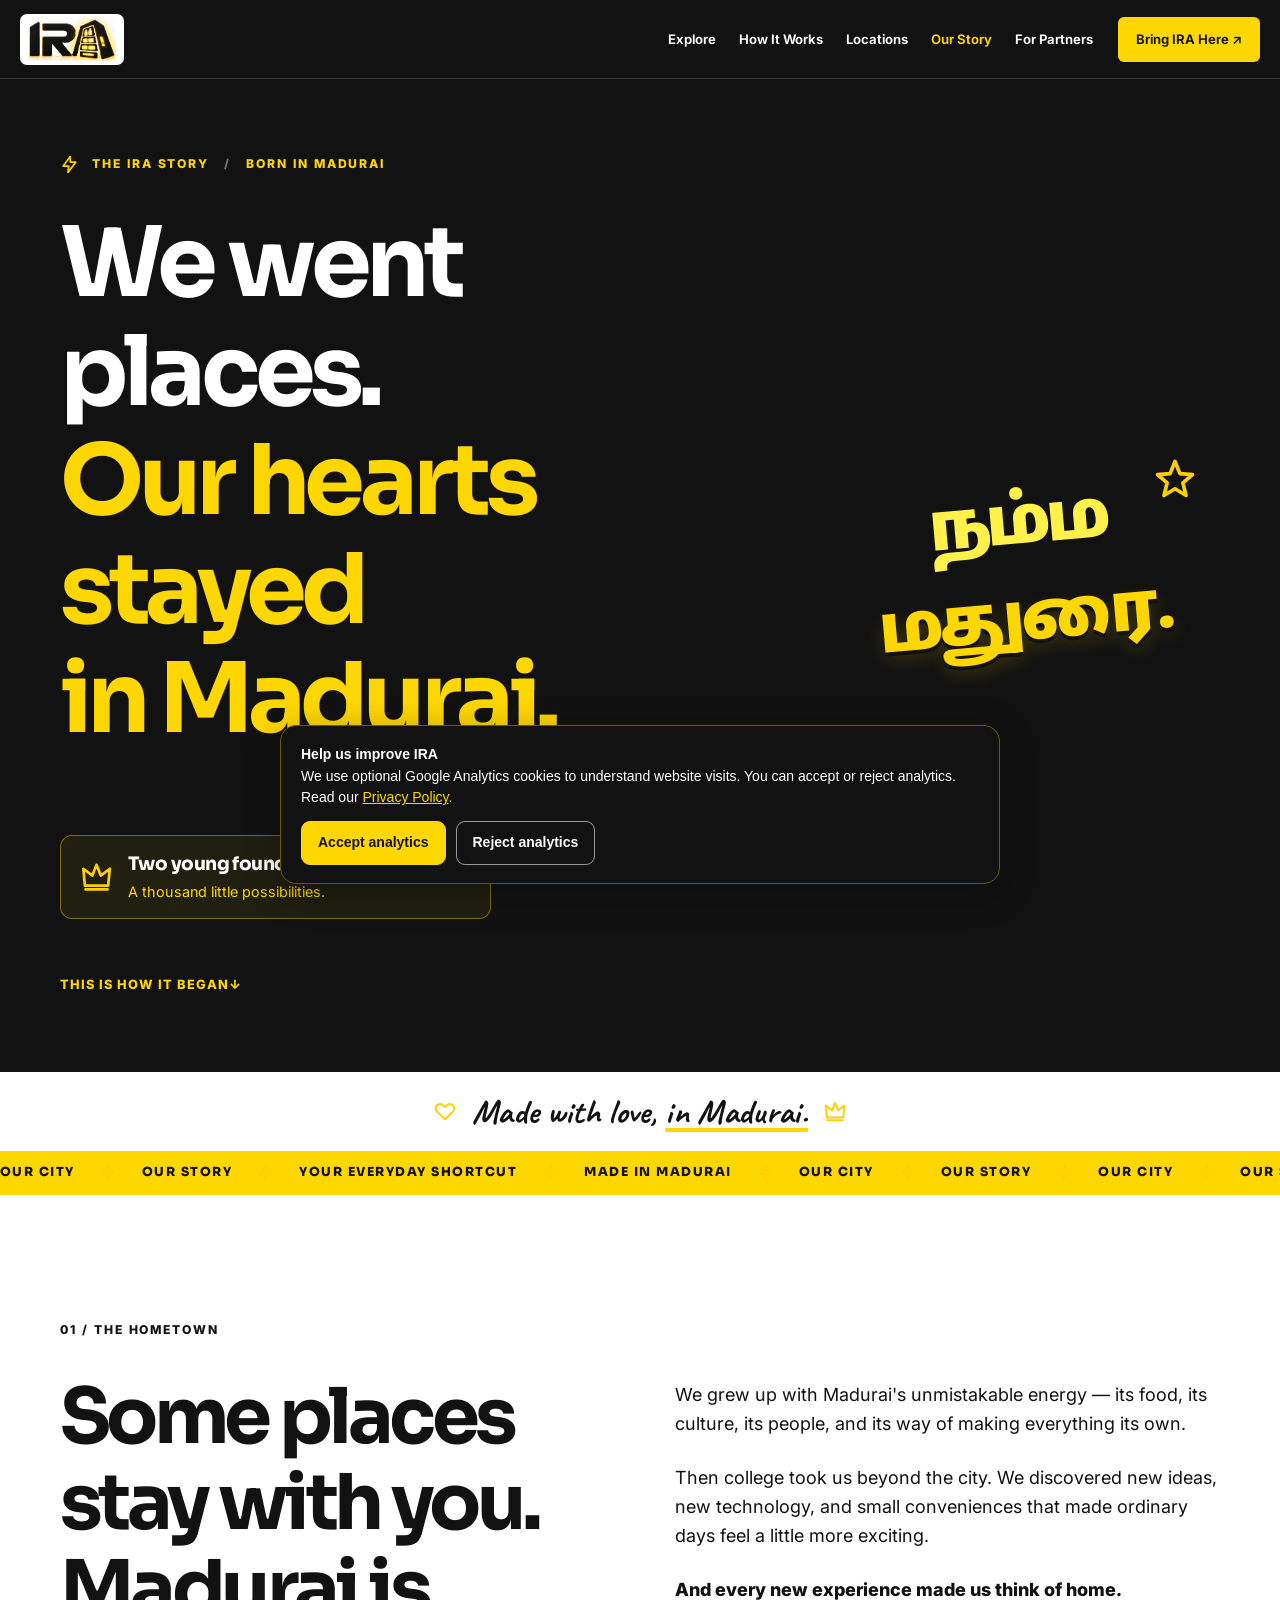
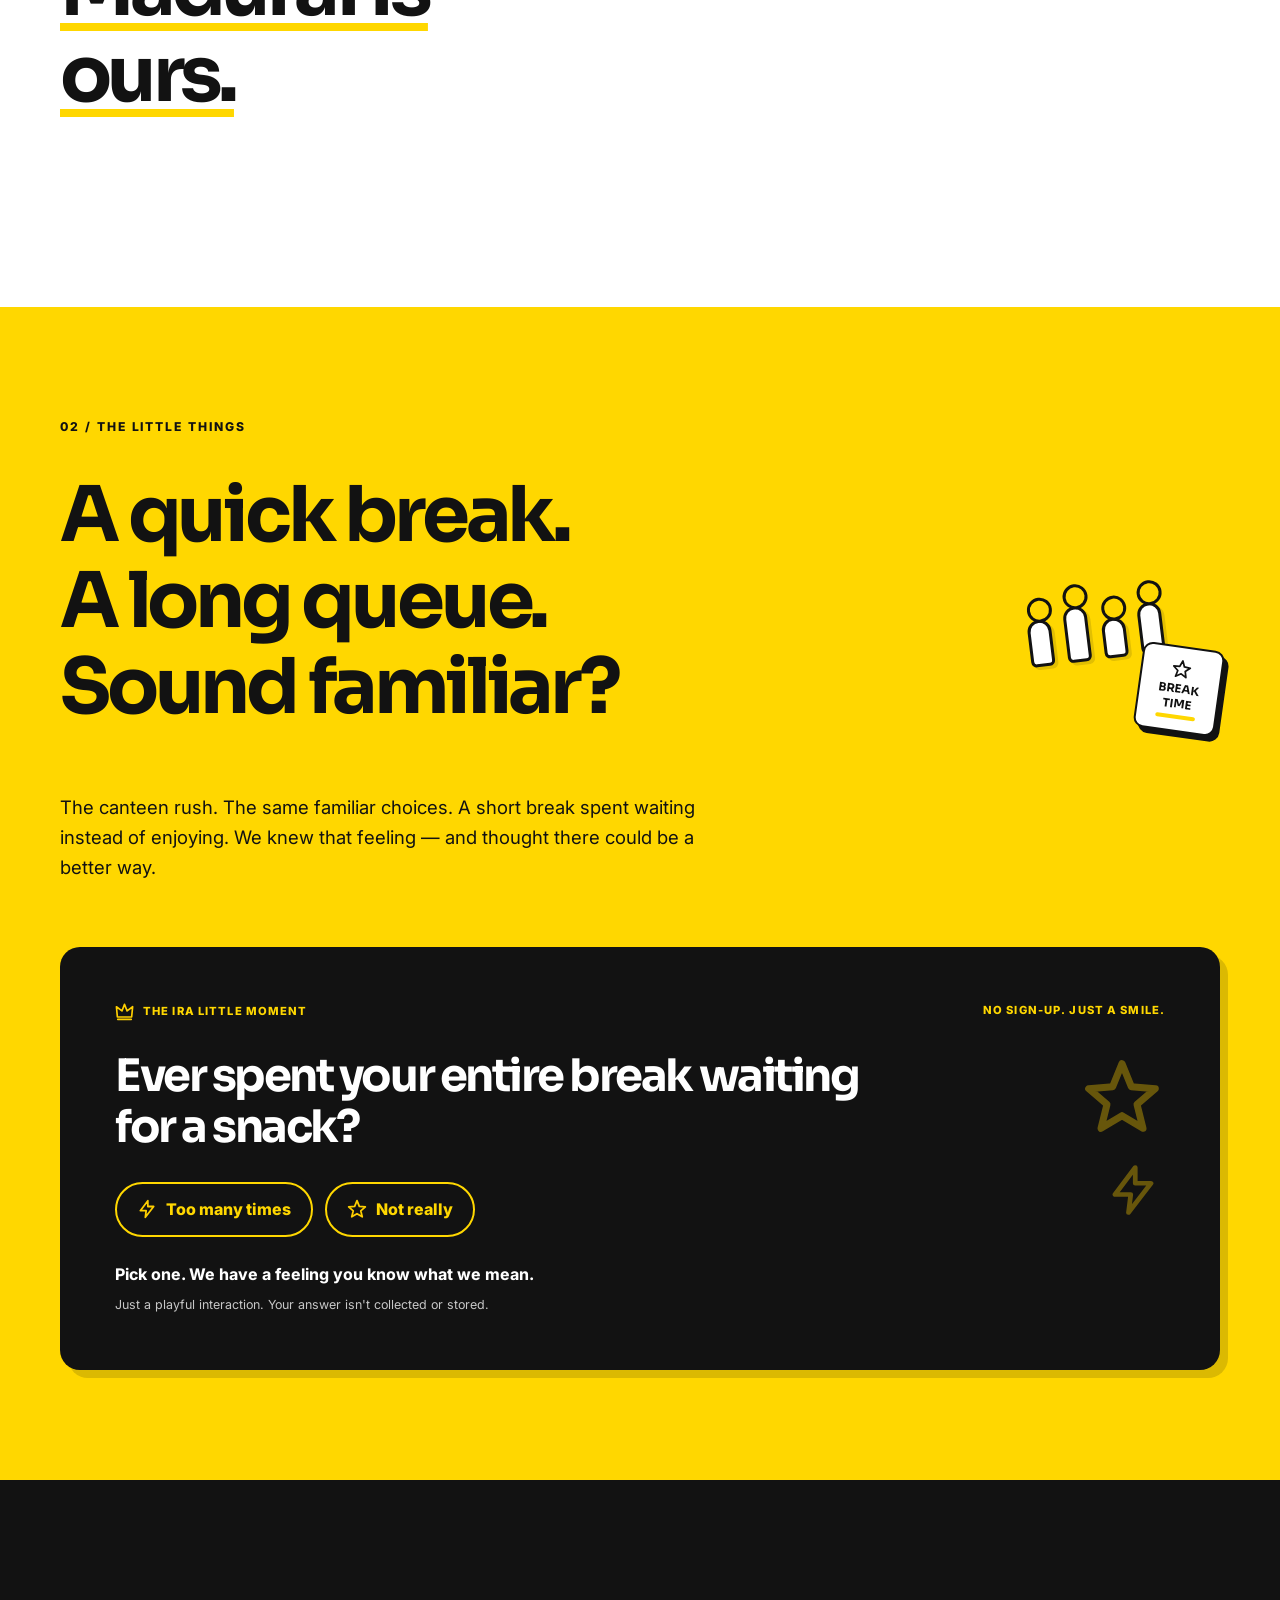
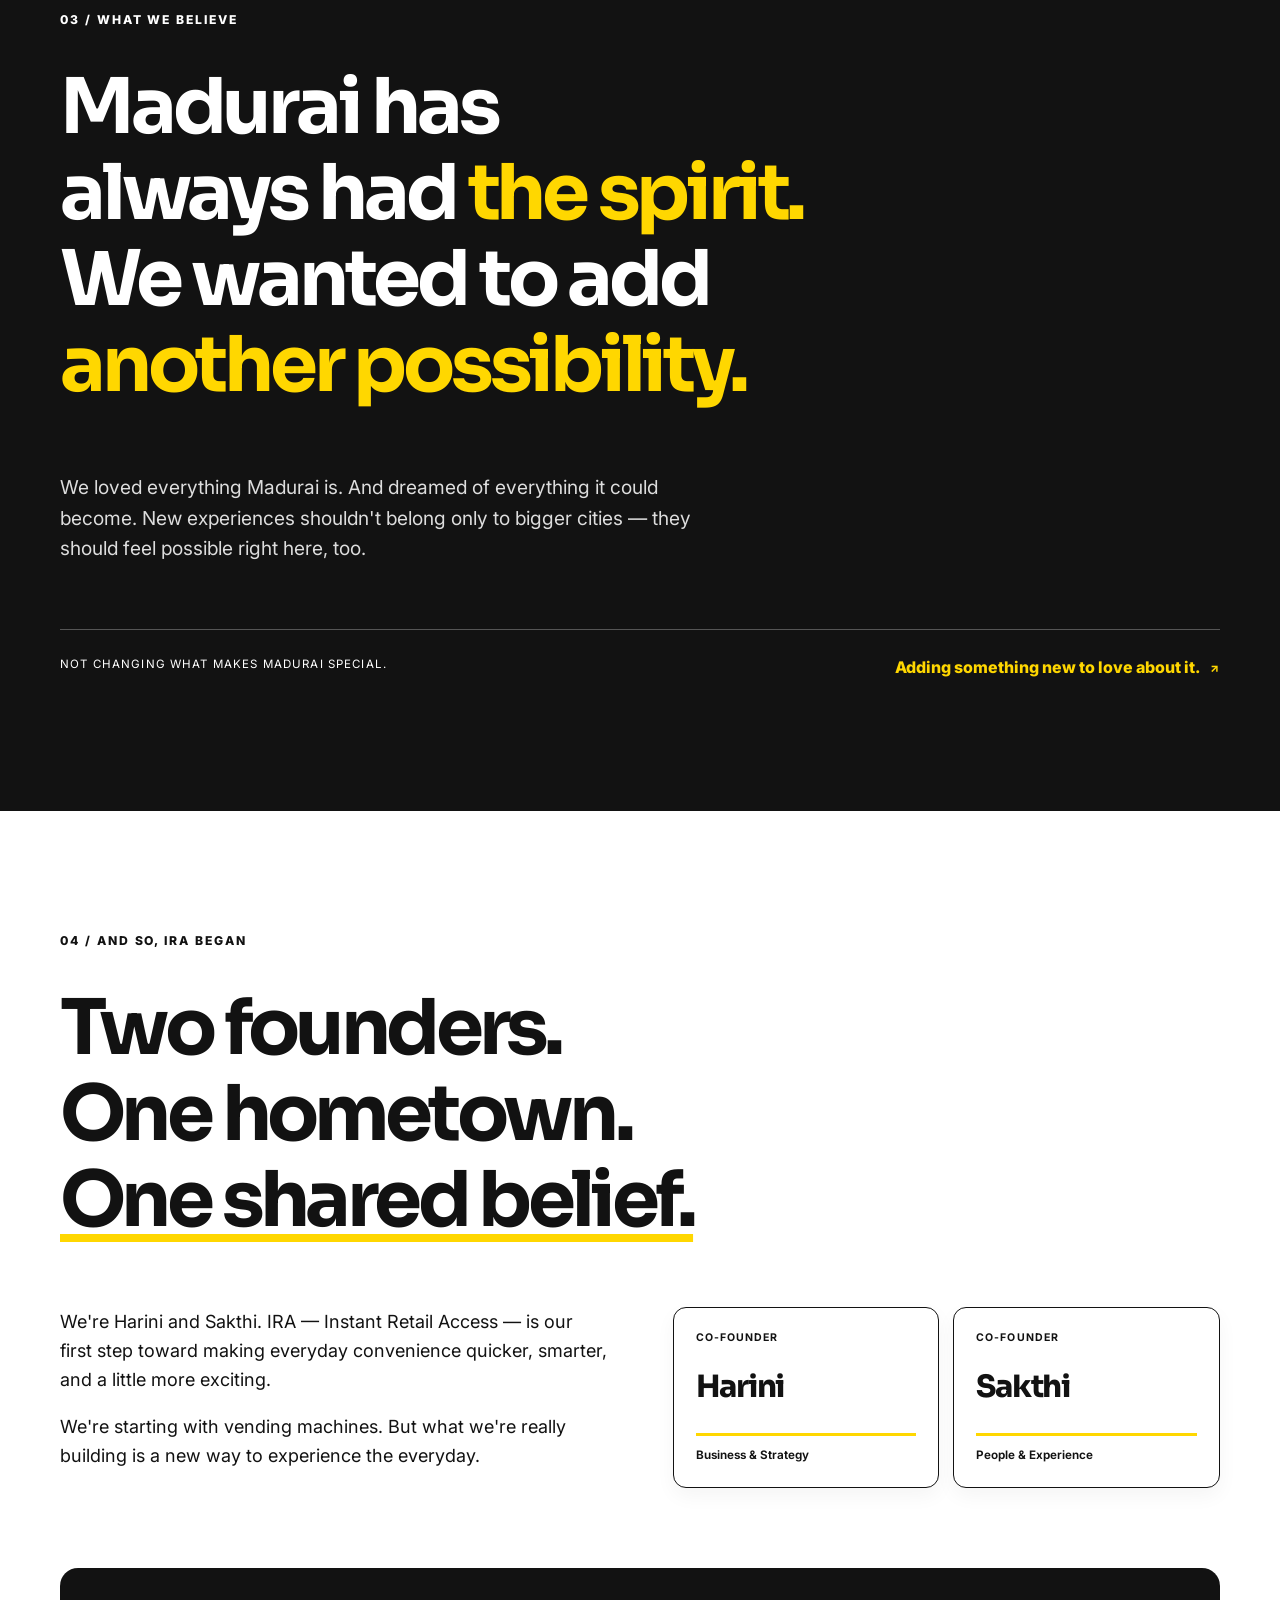
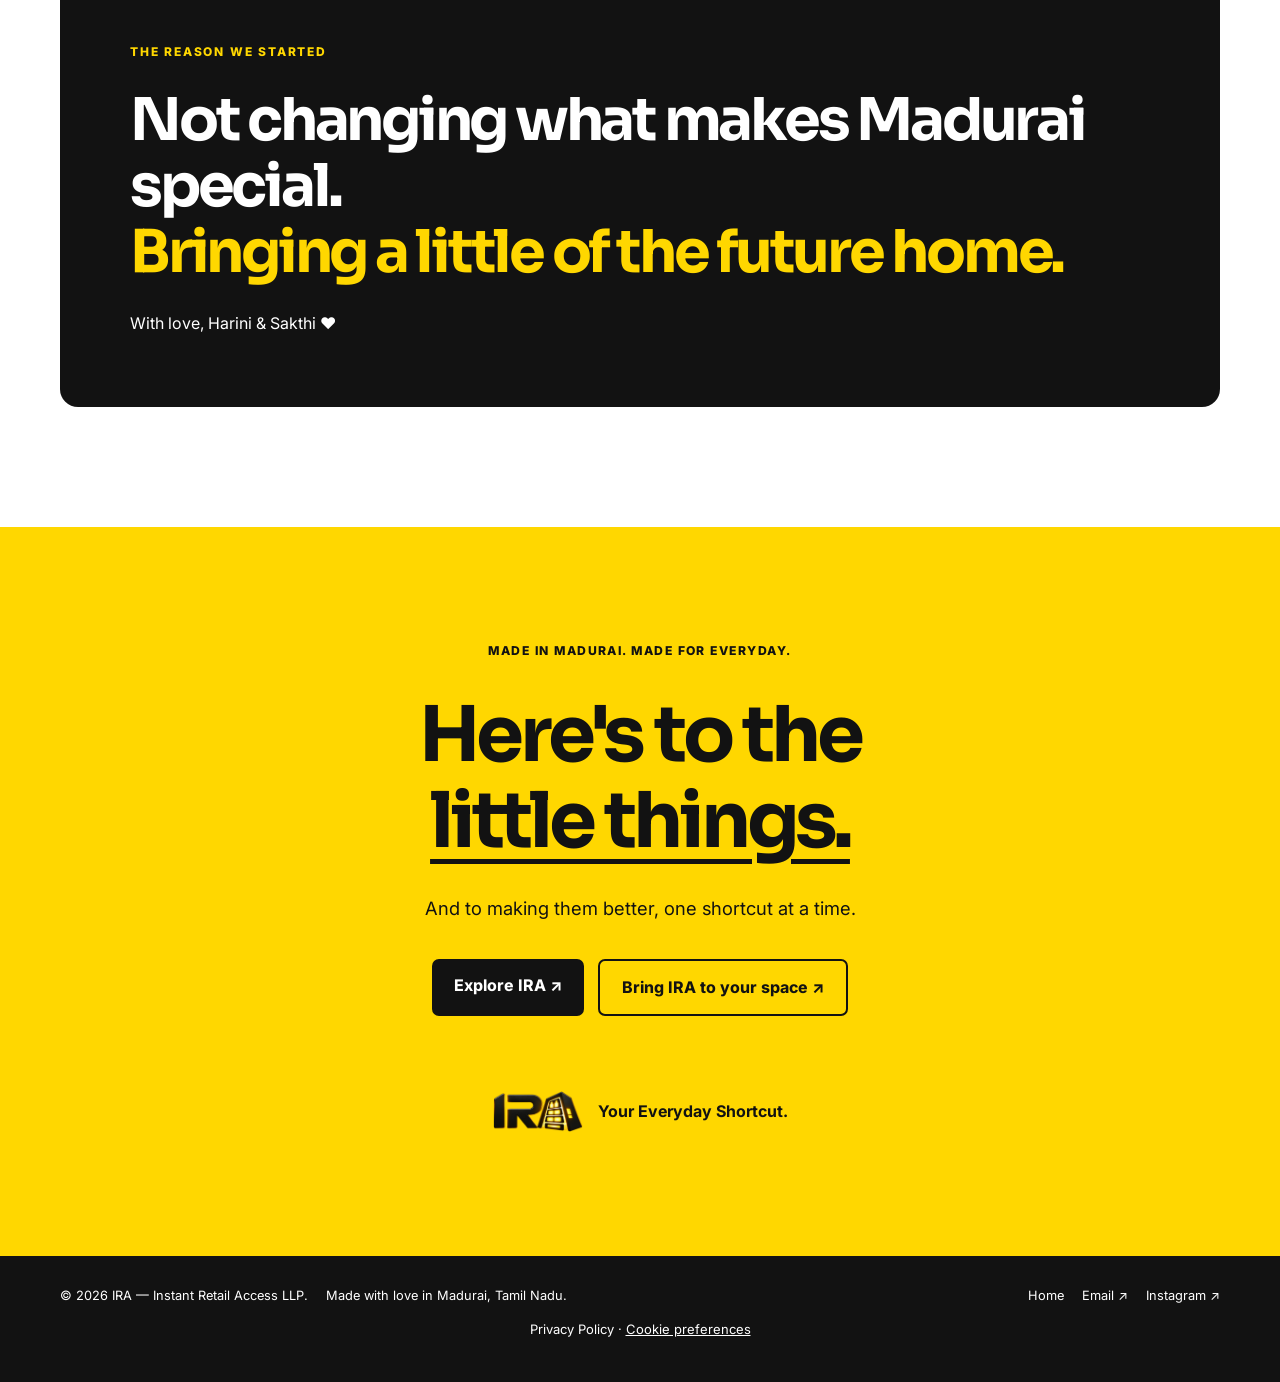
<file: about.html>
<!doctype html><html lang="en"><head>

<meta charset="utf-8"><meta name="viewport" content="width=device-width, initial-scale=1"><meta name="theme-color" content="#121212"><meta name="description" content="Meet Harini and Sakthi, founders of IRA — a Madurai-based smart vending startup bringing convenient snacks, drinks and cashless retail closer to everyday life."><title>About IRA | Madurai Smart Vending Startup &amp; Founders</title><link rel="canonical" href="https://iraretreats.com/about.html"><meta property="og:type" content="website"><meta property="og:site_name" content="IRA — Instant Retail Access"><meta property="og:title" content="Our Story | IRA — Made in Madurai"><meta property="og:description" content="Meet Harini and Sakthi, the founders of IRA, a Madurai-born smart vending startup bringing everyday convenience closer to home."><meta property="og:url" content="https://iraretreats.com/about.html"><meta name="twitter:card" content="summary"><meta name="twitter:title" content="Our Story | IRA — Made in Madurai"><meta name="twitter:description" content="Meet Harini and Sakthi, the founders of IRA, a Madurai-born smart vending startup."><link rel="icon" href="favicon.ico"><link rel="preconnect" href="https://fonts.googleapis.com"><link rel="preconnect" href="https://fonts.gstatic.com" crossorigin><link href="https://fonts.googleapis.com/css2?family=Caveat:wght@600;700&family=Inter:wght@400;500;600;700&family=Noto+Sans+Tamil:wght@700;800;900&family=Sora:wght@400;500;600;700;800&display=swap" rel="stylesheet"><link rel="stylesheet" href="about.css"><link rel="stylesheet" href="about-refinements.css"><style id="ira-privacy-style">.ira-cookie-banner{position:fixed;z-index:99999;bottom:16px;left:16px;right:16px;max-width:720px;margin:auto;padding:18px 20px;background:#121212;color:#fff;border:1px solid #6a5a00;border-radius:16px;box-shadow:0 8px 36px #0005;font:14px/1.55 Arial,sans-serif}.ira-cookie-banner a{color:#FFD700;text-decoration:underline}.ira-cookie-actions{display:flex;flex-wrap:wrap;gap:10px;margin-top:12px}.ira-cookie-actions button{cursor:pointer;border:1px solid #FFD700;padding:10px 16px;border-radius:9px;font-weight:700;background:#FFD700;color:#121212;min-height:44px}.ira-cookie-actions button.ira-reject{background:transparent;color:#fff;border-color:#999}.ira-privacy-choice{cursor:pointer;background:transparent;border:0;text-decoration:underline;color:inherit;font:inherit;padding:0}</style>
</head><body>
<a class="skip" href="#main">Skip to story</a>
<header class="about-header"><nav class="about-nav" aria-label="Main navigation"><a class="about-brand" href="index.html#home" aria-label="IRA home"><img width="514" height="250" src="assets/ira-header-logo.jpg" alt="IRA"></a><button class="about-menu" type="button" aria-label="Toggle navigation" aria-controls="aboutNavLinks" aria-expanded="false">☰</button><div class="about-nav-links" id="aboutNavLinks"><a href="index.html#moments">Explore</a><a href="index.html#how">How It Works</a><a href="index.html#locations">Locations</a><a href="about.html" aria-current="page">Our Story</a><a href="partner.html#partner-experience">For Partners</a></div><a class="about-nav-cta" href="partner.html#partner">Bring IRA Here ↗</a></nav></header>
<main id="main">
<section class="about-hero" aria-labelledby="about-hero-title"><div class="about-container about-hero-inner"><div class="about-hero-copy"><div class="about-kicker"><span class="ira-doodle ira-doodle-zap " aria-hidden="true"></span> THE IRA STORY <span class="kicker-sep">/</span> BORN IN MADURAI</div><h1 id="about-hero-title">We went places.<br><span>Our hearts stayed<br>in Madurai.</span></h1><p class="hero-founder-line"><span class="ira-doodle ira-doodle-crown founder-line-icon" aria-hidden="true"></span><span><strong>Two young founders. One hometown.</strong><small>A thousand little possibilities.</small></span></p><a class="about-scroll-link" href="#homegrown">THIS IS HOW IT BEGAN <span aria-hidden="true">↓</span></a></div><div class="about-hero-art" aria-hidden="true"><div class="hero-art-word" lang="ta"><span>நம்ம</span><span>மதுரை.</span></div><span class="ira-doodle ira-doodle-star hero-art-spark" aria-hidden="true"></span></div></div><div class="made-love-ribbon"><span class="ira-doodle ira-doodle-heart love-doodle" aria-hidden="true"></span><span>Made with love, <em>in Madurai.</em></span><span class="ira-doodle ira-doodle-crown love-doodle" aria-hidden="true"></span></div><div class="about-ticker" aria-label="Our city. Our story. Your everyday shortcut. Made in Madurai."><div class="ticker-track"><div class="ticker-group"><span class="ticker-word">OUR CITY</span><span class="ira-doodle ira-doodle-zap ticker-icon" aria-hidden="true"></span><span class="ticker-word">OUR STORY</span><span class="ira-doodle ira-doodle-zap ticker-icon" aria-hidden="true"></span><span class="ticker-word">YOUR EVERYDAY SHORTCUT</span><span class="ira-doodle ira-doodle-zap ticker-icon" aria-hidden="true"></span><span class="ticker-word">MADE IN MADURAI</span><span class="ira-doodle ira-doodle-zap ticker-icon" aria-hidden="true"></span><span class="ticker-word">OUR CITY</span><span class="ira-doodle ira-doodle-zap ticker-icon" aria-hidden="true"></span><span class="ticker-word">OUR STORY</span><span class="ira-doodle ira-doodle-zap ticker-icon" aria-hidden="true"></span></div><div class="ticker-group" aria-hidden="true"><span class="ticker-word">OUR CITY</span><span class="ira-doodle ira-doodle-zap ticker-icon" aria-hidden="true"></span><span class="ticker-word">OUR STORY</span><span class="ira-doodle ira-doodle-zap ticker-icon" aria-hidden="true"></span><span class="ticker-word">YOUR EVERYDAY SHORTCUT</span><span class="ira-doodle ira-doodle-zap ticker-icon" aria-hidden="true"></span><span class="ticker-word">MADE IN MADURAI</span><span class="ira-doodle ira-doodle-zap ticker-icon" aria-hidden="true"></span><span class="ticker-word">OUR CITY</span><span class="ira-doodle ira-doodle-zap ticker-icon" aria-hidden="true"></span><span class="ticker-word">OUR STORY</span><span class="ira-doodle ira-doodle-zap ticker-icon" aria-hidden="true"></span></div></div></div></section>
<section class="about-chapter about-homegrown" id="homegrown" aria-labelledby="homegrown-title"><div class="about-container about-chapter-grid"><div><div class="about-label">01 / THE HOMETOWN</div><h2 id="homegrown-title">Some places<br>stay with you.<br><span>Madurai is ours.</span></h2></div><div class="about-chapter-body"><p>We grew up with Madurai's unmistakable energy — its food, its culture, its people, and its way of making everything its own.</p><p>Then college took us beyond the city. We discovered new ideas, new technology, and small conveniences that made ordinary days feel a little more exciting.</p><p class="about-emphasis">And every new experience made us think of home.</p></div></div></section>
<section class="about-spark" id="the-spark" aria-labelledby="spark-title"><div class="about-container"><div class="about-label">02 / THE LITTLE THINGS</div><div class="spark-heading"><h2 id="spark-title">A quick break.<br>A long queue.<br><span>Sound familiar?</span></h2><div class="spark-illustration" aria-hidden="true"><div class="queue-doodle" aria-hidden="true"><span class="queue-person"></span><span class="queue-person"></span><span class="queue-person"></span><span class="queue-person"></span></div><div class="queue-sign"><span class="ira-doodle ira-doodle-star queue-sign-spark" aria-hidden="true"></span><strong>BREAK<br>TIME</strong><span class="queue-sign-line"></span></div></div></div><p class="spark-copy">The canteen rush. The same familiar choices. A short break spent waiting instead of enjoying. We knew that feeling — and thought there could be a better way.</p>
<div class="ira-poll" aria-labelledby="poll-question"><div class="poll-top"><span><span class="ira-doodle ira-doodle-crown " aria-hidden="true"></span> THE IRA LITTLE MOMENT</span><span>NO SIGN-UP. JUST A SMILE.</span></div><div class="poll-doodle" aria-hidden="true"><span class="ira-doodle ira-doodle-star poll-star" aria-hidden="true"></span><span class="ira-doodle ira-doodle-zap poll-zap" aria-hidden="true"></span></div><h3 id="poll-question">Ever spent your entire break waiting for a snack?</h3><div class="poll-buttons"><button type="button" data-answer="yes" aria-pressed="false"><span class="ira-doodle ira-doodle-zap button-doodle" aria-hidden="true"></span> Too many times</button><button type="button" data-answer="no" aria-pressed="false"><span class="ira-doodle ira-doodle-star button-doodle" aria-hidden="true"></span> Not really</button></div><p class="poll-response" id="pollResponse" aria-live="polite">Pick one. We have a feeling you know what we mean.</p><p class="poll-note">Just a playful interaction. Your answer isn't collected or stored.</p></div></div></section>
<section class="about-belief" id="our-belief" aria-labelledby="belief-title"><div class="about-container belief-inner"><div class="about-label">03 / WHAT WE BELIEVE</div><h2 id="belief-title">Madurai has<br>always had <em>the spirit.</em><br>We wanted to add<br><span>another possibility.</span></h2><p>We loved everything Madurai is. And dreamed of everything it could become. New experiences shouldn't belong only to bigger cities — they should feel possible right here, too.</p><div class="belief-footnote"><span>NOT CHANGING WHAT MAKES MADURAI SPECIAL.</span><a class="belief-explore-link" href="index.html#moments">Adding something new to love about it. <span aria-hidden="true">↗</span></a></div></div></section>
<section class="about-beginning" id="the-beginning" aria-labelledby="beginning-title"><div class="about-container"><div class="about-label">04 / AND SO, IRA BEGAN</div><h2 id="beginning-title">Two founders.<br>One hometown.<br><span>One shared belief.</span></h2><div class="beginning-grid"><div><p>We're Harini and Sakthi. IRA — Instant Retail Access — is our first step toward making everyday convenience quicker, smarter, and a little more exciting.</p><p>We're starting with vending machines. But what we're really building is a new way to experience the everyday.</p></div><div class="founder-tiles"><article><span>CO-FOUNDER</span><strong>Harini</strong><small>Business &amp; Strategy</small></article><article><span>CO-FOUNDER</span><strong>Sakthi</strong><small>People &amp; Experience</small></article></div></div><div class="about-closer"><span>THE REASON WE STARTED</span><h3>Not changing what makes Madurai special.<br><em>Bringing a little of the future home.</em></h3><p>With love, Harini &amp; Sakthi <span aria-hidden="true">♥</span></p></div></div></section>
<section class="about-end" aria-labelledby="end-title"><div class="about-container end-inner"><span>MADE IN MADURAI. MADE FOR EVERYDAY.</span><h2 id="end-title">Here's to the<br><em>little things.</em></h2><p>And to making them better, one shortcut at a time.</p><div class="end-actions"><a href="index.html#moments">Explore IRA ↗</a><a href="partner.html#partner">Bring IRA to your space ↗</a></div><div class="end-brand"><img width="760" height="350" src="assets/ira-simple-transparent.webp" alt="IRA"><strong>Your Everyday Shortcut.</strong></div></div></section>
</main><footer class="about-footer"><div class="about-container"><div><span>© 2026 IRA — Instant Retail Access LLP.</span><span>Made with love in Madurai, Tamil Nadu.</span></div><div><a href="index.html">Home</a><a href="mailto:connect@iraretreats.com">Email ↗</a><a href="https://www.instagram.com/ira.vend/" target="_blank" rel="noopener">Instagram ↗</a></div></div><div style="padding:12px 16px;text-align:center;font-size:13px"><a href="privacy.html">Privacy Policy</a> · <button class="ira-privacy-choice" type="button" onclick="iraOpenPrivacySettings()">Cookie preferences</button></div></footer><script src="about.js" defer></script><script id="ira-analytics-consent">
(function(){
  'use strict';
  var KEY='ira_analytics_consent_v1', ID='G-RZ6GGEMLEH', started=false;
  function loadAnalytics(){
    if(started)return; started=true;
    window.dataLayer=window.dataLayer||[];
    window.gtag=function(){window.dataLayer.push(arguments);};
    window.gtag('js',new Date());
    window.gtag('config',ID);
    var s=document.createElement('script');s.async=true;s.src='https://www.googletagmanager.com/gtag/js?id='+encodeURIComponent(ID);document.head.appendChild(s);
    document.addEventListener('click',function(e){
      var link=e.target.closest&&e.target.closest('a'); if(!link)return;
      var label=(link.textContent||'').trim().toLowerCase();
      if(/partner|bring ira|discuss this location/.test(label))window.gtag('event','ira_partner_cta_click',{link_url:link.href});
    });
  }
  function getChoice(){try{return localStorage.getItem(KEY);}catch(e){return null;}}
  function setChoice(choice){try{localStorage.setItem(KEY,choice);}catch(e){} if(choice==='accepted')loadAnalytics(); var b=document.getElementById('ira-cookie-banner');if(b)b.remove();}
  function showBanner(){if(document.getElementById('ira-cookie-banner'))return;
    var b=document.createElement('div');b.id='ira-cookie-banner';b.className='ira-cookie-banner';b.setAttribute('role','dialog');b.setAttribute('aria-label','Analytics cookie preferences');
    b.innerHTML='<strong>Help us improve IRA</strong><div>We use optional Google Analytics cookies to understand website visits. You can accept or reject analytics. Read our <a href="privacy.html">Privacy Policy</a>.</div><div class="ira-cookie-actions"><button type="button" id="ira-accept-analytics">Accept analytics</button><button type="button" class="ira-reject" id="ira-reject-analytics">Reject analytics</button></div>';
    document.body.appendChild(b);
    document.getElementById('ira-accept-analytics').addEventListener('click',function(){setChoice('accepted');});
    document.getElementById('ira-reject-analytics').addEventListener('click',function(){setChoice('rejected');});
  }
  window.iraOpenPrivacySettings=function(){try{localStorage.removeItem(KEY);}catch(e){}showBanner();};
  function init(){if(getChoice()==='accepted')loadAnalytics();else if(getChoice()!=='rejected')showBanner();}
  if(document.readyState==='loading')document.addEventListener('DOMContentLoaded',init);else init();
})();
</script>
</body></html>
</file>
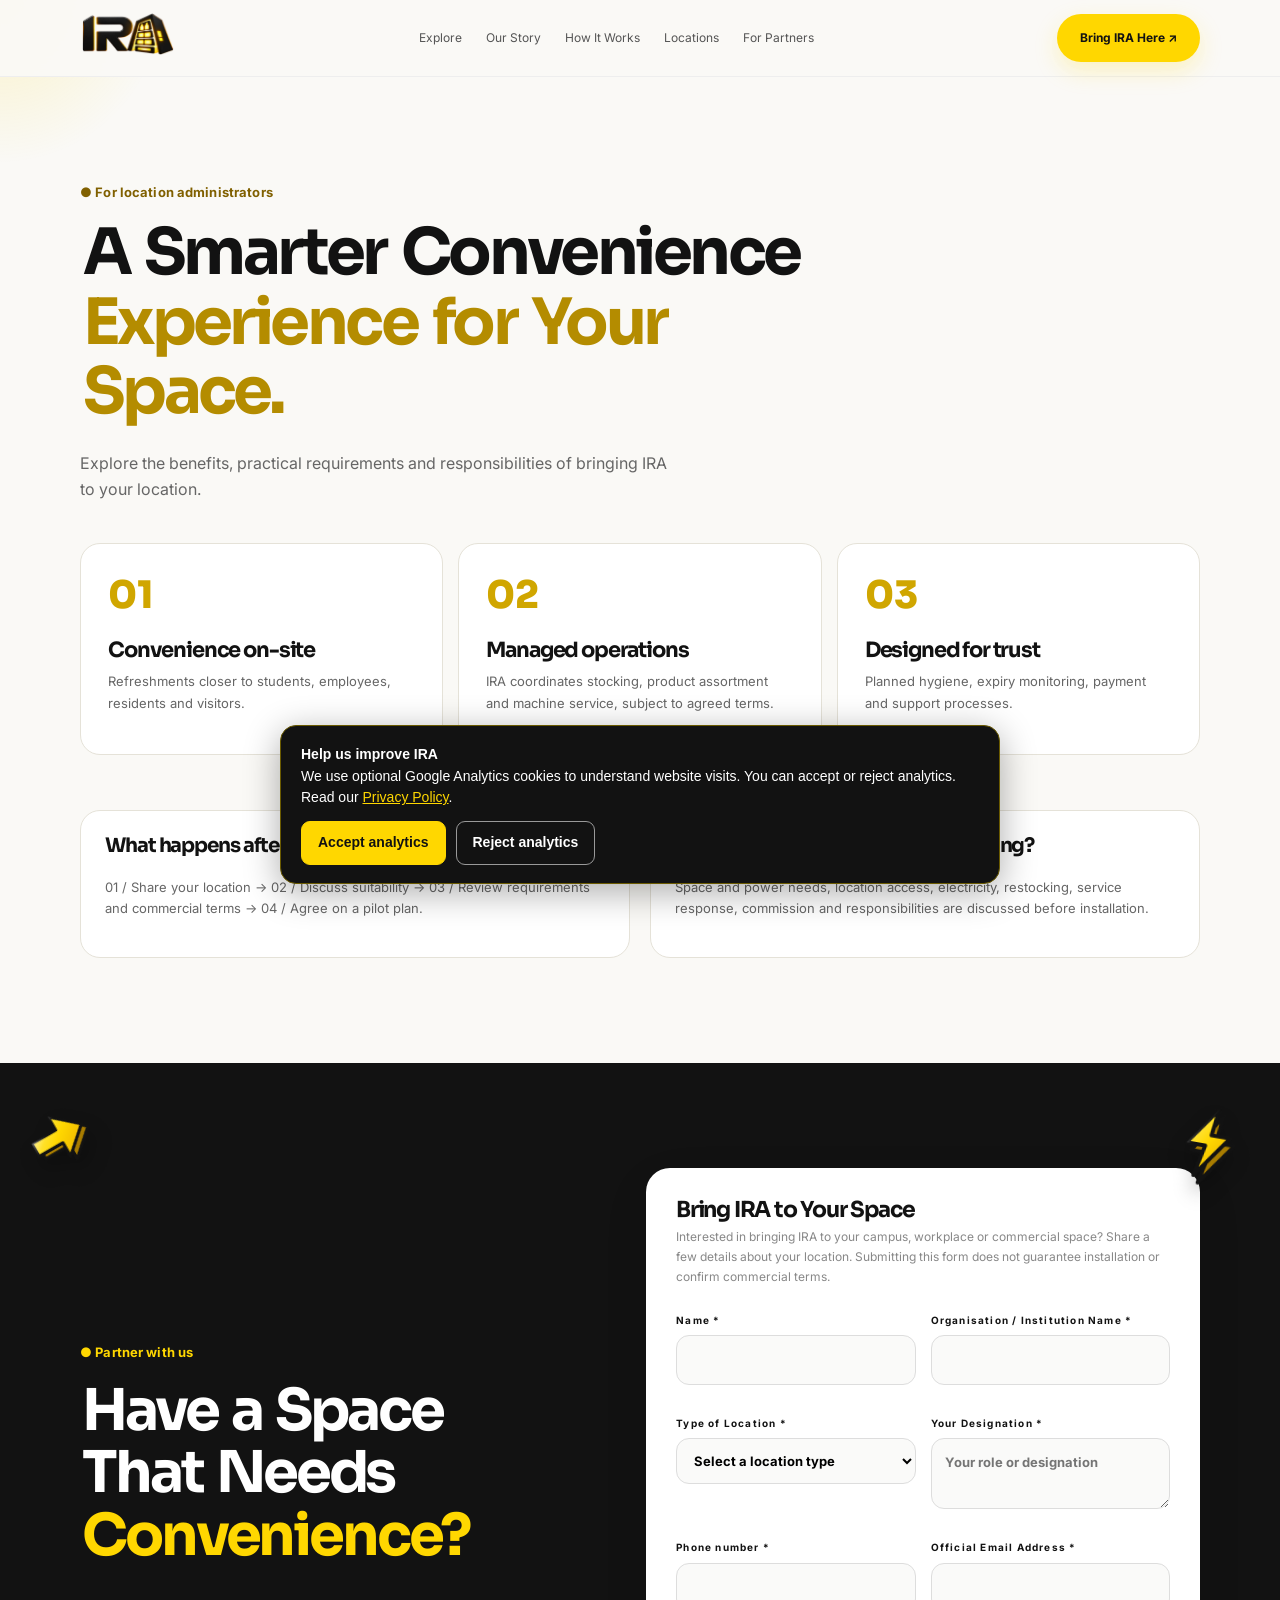
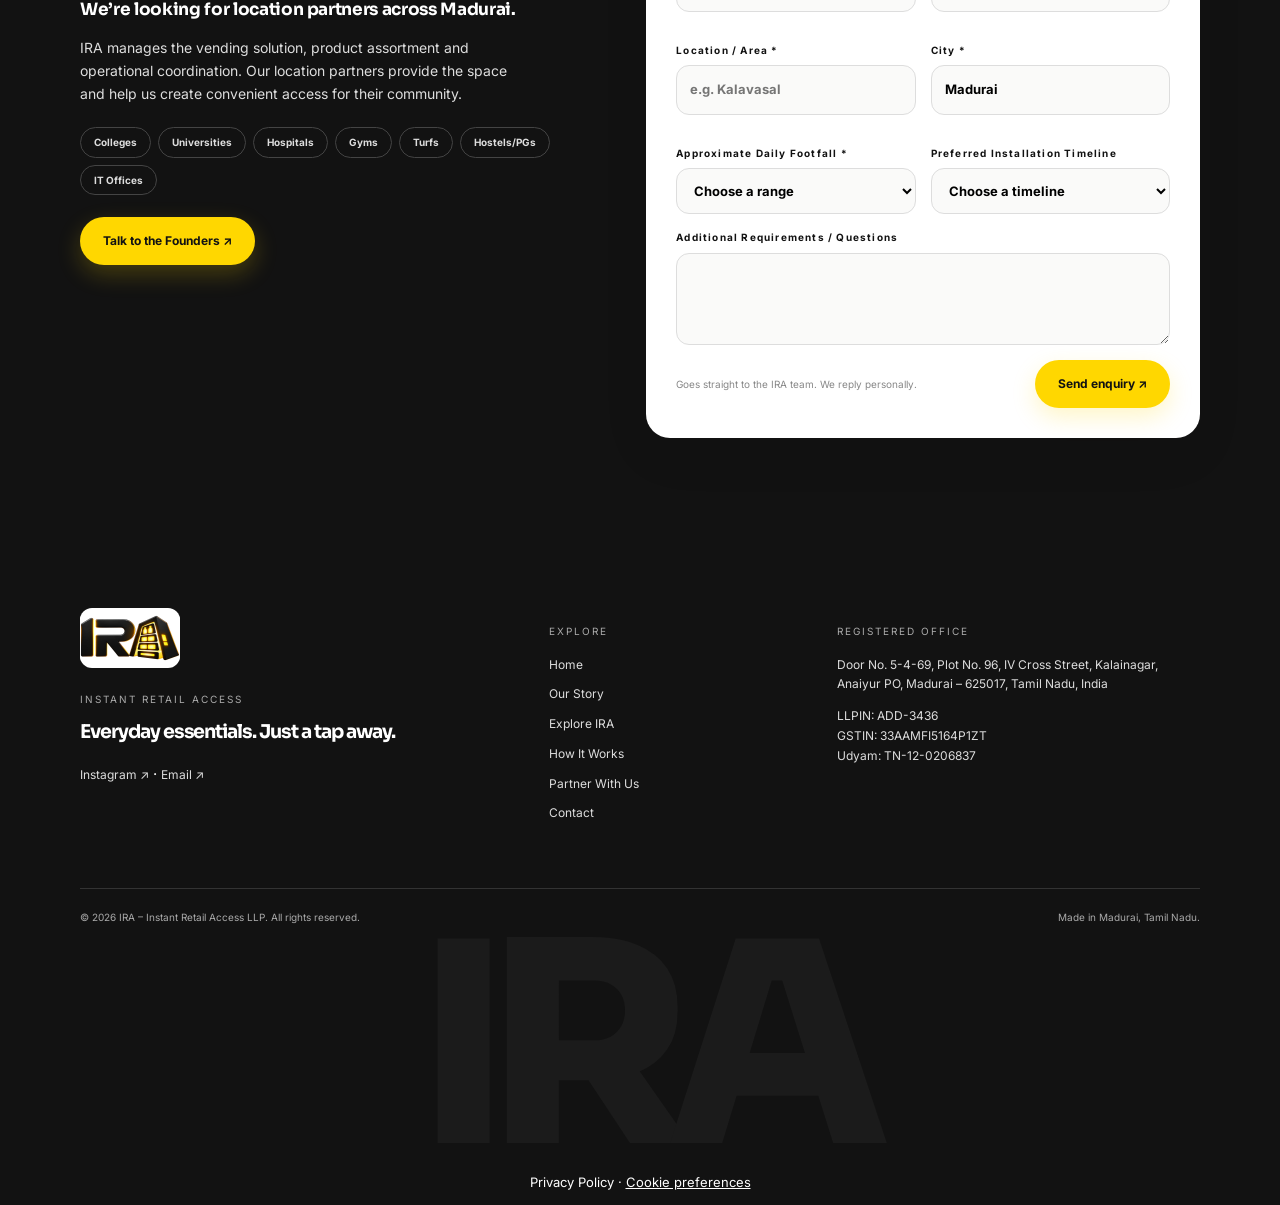
<file: partner.html>
<!DOCTYPE html>

<html lang="en"><head>

<meta charset="utf-8"/><meta content="width=device-width,initial-scale=1" name="viewport"/><meta content="#121212" name="theme-color"/><meta name="description" content="Bring IRA smart vending machines to your college, office, hospital, hostel or gym in Madurai. Explore location partnerships, requirements and enquiries."/><link href="favicon.ico" rel="icon" sizes="any"/><link href="favicon-32x32.png" rel="icon" sizes="32x32" type="image/png"/><link href="favicon-16x16.png" rel="icon" sizes="16x16" type="image/png"/><link href="apple-touch-icon.png" rel="apple-touch-icon"/><title>Vending Machine Partnerships in Madurai | IRA</title><link rel="canonical" href="https://iraretreats.com/partner.html"/>
<meta property="og:type" content="website"/>
<meta property="og:site_name" content="IRA — Instant Retail Access"/>
<meta property="og:title" content="Partner With IRA | Vending Machines in Madurai"/>
<meta property="og:description" content="Bring smart, cashless vending to your college, office, hospital, hostel or gym in Madurai. Explore a location partnership with IRA."/>
<meta property="og:url" content="https://iraretreats.com/partner.html"/>
<meta name="twitter:card" content="summary"/>
<meta name="twitter:title" content="Partner With IRA | Vending Machines in Madurai"/>
<meta name="twitter:description" content="Explore IRA smart vending machine partnerships for colleges, offices, hospitals and other spaces in Madurai."/>
<link href="https://fonts.googleapis.com" rel="preconnect"/><link crossorigin="" href="https://fonts.gstatic.com" rel="preconnect"/><link href="https://fonts.googleapis.com/css2?family=Inter:wght@400;500;600;700&amp;family=Sora:wght@400;500;600;700;800&amp;display=swap" rel="stylesheet"/><link href="styles.css" rel="stylesheet"/><link href="brand-floats.css" rel="stylesheet"/><link href="experience.css" rel="stylesheet"/><script>try{if(!sessionStorage.xi)document.documentElement.classList.add("xi")}catch(e){}</script><link href="ira-v2-responsive.css" rel="stylesheet"/><style id="ira-privacy-style">.ira-cookie-banner{position:fixed;z-index:99999;bottom:16px;left:16px;right:16px;max-width:720px;margin:auto;padding:18px 20px;background:#121212;color:#fff;border:1px solid #6a5a00;border-radius:16px;box-shadow:0 8px 36px #0005;font:14px/1.55 Arial,sans-serif}.ira-cookie-banner a{color:#FFD700;text-decoration:underline}.ira-cookie-actions{display:flex;flex-wrap:wrap;gap:10px;margin-top:12px}.ira-cookie-actions button{cursor:pointer;border:1px solid #FFD700;padding:10px 16px;border-radius:9px;font-weight:700;background:#FFD700;color:#121212;min-height:44px}.ira-cookie-actions button.ira-reject{background:transparent;color:#fff;border-color:#999}.ira-privacy-choice{cursor:pointer;background:transparent;border:0;text-decoration:underline;color:inherit;font:inherit;padding:0}</style>
</head><body>
<header class="header"><nav aria-label="Main navigation" class="nav wrap"><a aria-label="IRA home" class="brand" href="index.html#home"><img width="760" height="350" alt="IRA logo" src="assets/ira-simple-transparent.webp"/></a><button aria-expanded="false" aria-label="Toggle menu" class="menu-toggle" id="menuToggle">☰</button><div class="navlinks" id="navLinks"><a href="index.html#moments">Explore</a><a href="about.html">Our Story</a><a href="index.html#how">How It Works</a><a href="index.html#locations">Locations</a><a href="#partner-experience">For Partners</a></div><a class="pill orange navcta" href="#partner">Bring IRA Here ↗</a></nav></header>
<main><section class="experience-section partner-exp" id="partner-experience"><div class="wrap"><div class="xp-head"><span class="eyebrow">● For location administrators</span><h2>A Smarter Convenience<br/><em>Experience for Your Space.</em></h2><p>Explore the benefits, practical requirements and responsibilities of bringing IRA to your location.</p></div><div class="partner-benefits"><article><span>01</span><h3>Convenience on-site</h3><p>Refreshments closer to students, employees, residents and visitors.</p></article><article><span>02</span><h3>Managed operations</h3><p>IRA coordinates stocking, product assortment and machine service, subject to agreed terms.</p></article><article><span>03</span><h3>Designed for trust</h3><p>Planned hygiene, expiry monitoring, payment and support processes.</p></article></div><div class="partner-info"><div><h3>What happens after I enquire?</h3><p>01 / Share your location → 02 / Discuss suitability → 03 / Review requirements and commercial terms → 04 / Agree on a pilot plan.</p></div><div><h3>What should I know before partnering?</h3><p>Space and power needs, location access, electricity, restocking, service response, commission and responsibilities are discussed before installation.</p></div></div></div></section><section class="section dark" id="partner"><div data-fx="arrow,2,4,64,-30,20;bolt,92,4,60,10,-20,1"></div><div class="wrap partner-grid"><div><span class="eyebrow">● Partner with us</span><h2>Have a Space<br/>That Needs<br/><span class="accent">Convenience?</span></h2><h3>We’re looking for location partners across Madurai.</h3><p>IRA manages the vending solution, product assortment and operational coordination. Our location partners provide the space and help us create convenient access for their community.</p><div class="dark-tags"><span>Colleges</span><span>Universities</span><span>Hospitals</span><span>Gyms</span><span>Turfs</span><span>Hostels/PGs</span><span>IT Offices</span></div><a class="pill orange" href="index.html#contact">Talk to the Founders ↗</a></div><form class="form-card" id="partnerForm"><h3>Bring IRA to Your Space</h3><p>Interested in bringing IRA to your campus, workplace or commercial space? Share a few details about your location. Submitting this form does not guarantee installation or confirm commercial terms.</p><div class="form-grid"><label>Name *<input name="name" required=""/></label><label>Organisation / Institution Name *<input name="organisation" required=""/></label><label>Type of Location *<select name="category" required=""><option value="">Select a location type</option><option>College/University</option><option>Gym</option><option>Turf</option><option>IT Park</option><option>Hospital</option><option>Other</option></select></label><label>Your Designation *<textarea name="role" placeholder="Your role or designation" required="" rows="2"></textarea></label><label>Phone number *<input name="phone" required="" type="tel"/></label><label>Official Email Address *<input name="email" required="" type="email"/></label><label>Location / Area *<input name="area" placeholder="e.g. Kalavasal" required=""/></label><label>City *<input name="city" required="" value="Madurai"/></label><label>Approximate Daily Footfall *<select name="footfall" required=""><option value="">Choose a range</option><option>Below 200</option><option>200–500</option><option>501–1,000</option><option>Above 1,000</option><option>Not sure</option></select></label><label>Preferred Installation Timeline<select name="timeline"><option value="">Choose a timeline</option><option>Immediately</option><option>Within 1 month</option><option>Within 1–3 months</option><option>Just exploring</option></select></label></div><label>Additional Requirements / Questions<textarea name="extra" rows="3"></textarea></label><div class="form-footer"><small>Goes straight to the IRA team. We reply personally.</small><button class="pill orange" type="submit">Send enquiry ↗</button></div></form></div></section></main>
<footer class="footer"><div class="wrap footer-grid"><div><img width="800" height="368" alt="IRA" src="assets/ira-simple.webp"/><small>INSTANT RETAIL ACCESS</small><h3>Everyday essentials. Just a tap away.</h3><a href="https://www.instagram.com/ira.vend/" rel="noopener" target="_blank">Instagram ↗</a> · <a href="mailto:connect@iraretreats.com">Email ↗</a></div><div><small>EXPLORE</small><a href="index.html#home">Home</a><a href="about.html">Our Story</a><a href="index.html#explore">Explore IRA</a><a href="index.html#how">How It Works</a><a href="#partner">Partner With Us</a><a href="index.html#contact">Contact</a></div><div><small>REGISTERED OFFICE</small><p>Door No. 5-4-69, Plot No. 96, IV Cross Street, Kalainagar, Anaiyur PO, Madurai – 625017, Tamil Nadu, India</p><p>LLPIN: ADD-3436<br/>GSTIN: 33AAMFI5164P1ZT<br/>Udyam: TN-12-0206837</p></div></div><div class="wrap foot-bottom"><span>© 2026 IRA – Instant Retail Access LLP. All rights reserved.</span><span>Made in Madurai, Tamil Nadu.</span></div><div class="footer-watermark">IRA</div><div style="padding:12px 16px;text-align:center;font-size:13px"><a href="privacy.html">Privacy Policy</a> · <button class="ira-privacy-choice" type="button" onclick="iraOpenPrivacySettings()">Cookie preferences</button></div></footer><script src="script.js"></script><script src="brand-floats.js"></script><script src="forms.js"></script><script src="experience.js"></script><script id="ira-analytics-consent">
(function(){
  'use strict';
  var KEY='ira_analytics_consent_v1', ID='G-RZ6GGEMLEH', started=false;
  function loadAnalytics(){
    if(started)return; started=true;
    window.dataLayer=window.dataLayer||[];
    window.gtag=function(){window.dataLayer.push(arguments);};
    window.gtag('js',new Date());
    window.gtag('config',ID);
    var s=document.createElement('script');s.async=true;s.src='https://www.googletagmanager.com/gtag/js?id='+encodeURIComponent(ID);document.head.appendChild(s);
    document.addEventListener('click',function(e){
      var link=e.target.closest&&e.target.closest('a'); if(!link)return;
      var label=(link.textContent||'').trim().toLowerCase();
      if(/partner|bring ira|discuss this location/.test(label))window.gtag('event','ira_partner_cta_click',{link_url:link.href});
    });
  }
  function getChoice(){try{return localStorage.getItem(KEY);}catch(e){return null;}}
  function setChoice(choice){try{localStorage.setItem(KEY,choice);}catch(e){} if(choice==='accepted')loadAnalytics(); var b=document.getElementById('ira-cookie-banner');if(b)b.remove();}
  function showBanner(){if(document.getElementById('ira-cookie-banner'))return;
    var b=document.createElement('div');b.id='ira-cookie-banner';b.className='ira-cookie-banner';b.setAttribute('role','dialog');b.setAttribute('aria-label','Analytics cookie preferences');
    b.innerHTML='<strong>Help us improve IRA</strong><div>We use optional Google Analytics cookies to understand website visits. You can accept or reject analytics. Read our <a href="privacy.html">Privacy Policy</a>.</div><div class="ira-cookie-actions"><button type="button" id="ira-accept-analytics">Accept analytics</button><button type="button" class="ira-reject" id="ira-reject-analytics">Reject analytics</button></div>';
    document.body.appendChild(b);
    document.getElementById('ira-accept-analytics').addEventListener('click',function(){setChoice('accepted');});
    document.getElementById('ira-reject-analytics').addEventListener('click',function(){setChoice('rejected');});
  }
  window.iraOpenPrivacySettings=function(){try{localStorage.removeItem(KEY);}catch(e){}showBanner();};
  function init(){if(getChoice()==='accepted')loadAnalytics();else if(getChoice()!=='rejected')showBanner();}
  if(document.readyState==='loading')document.addEventListener('DOMContentLoaded',init);else init();
})();
</script>
</body></html>
</file>
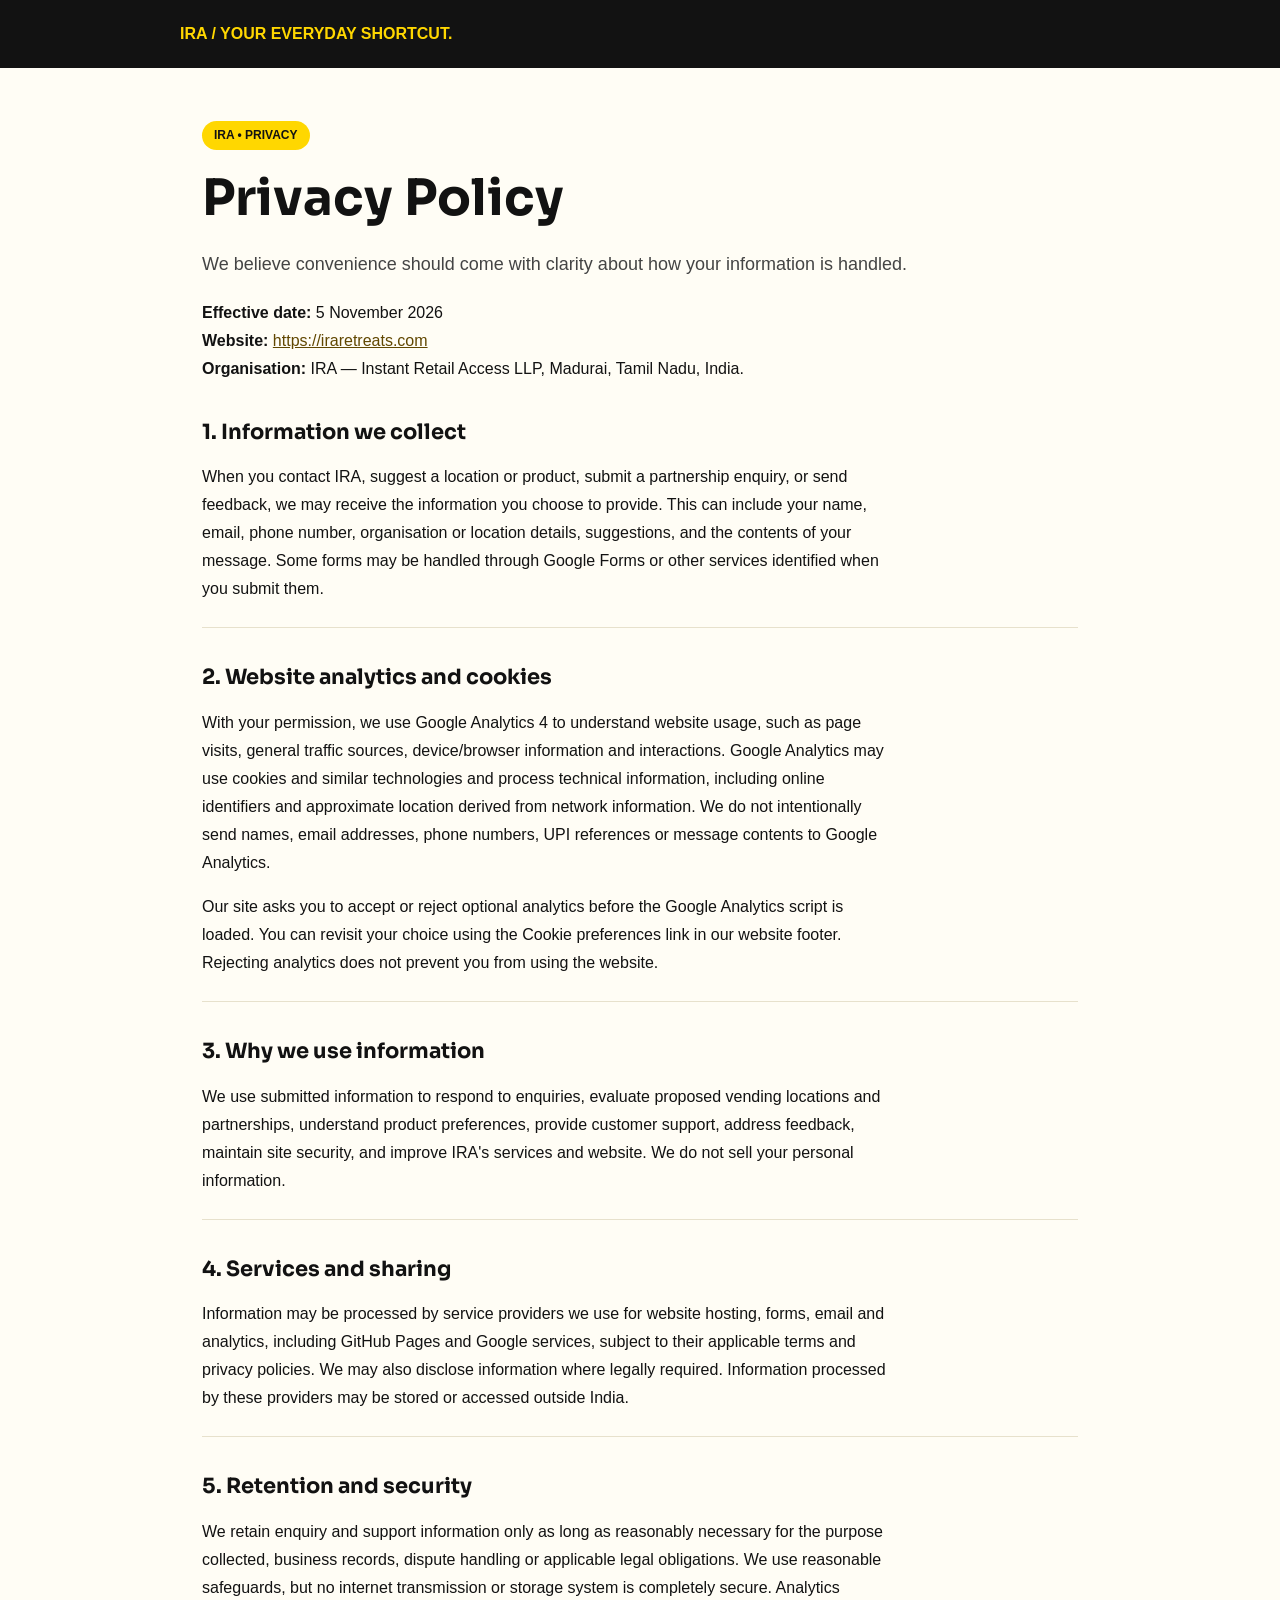
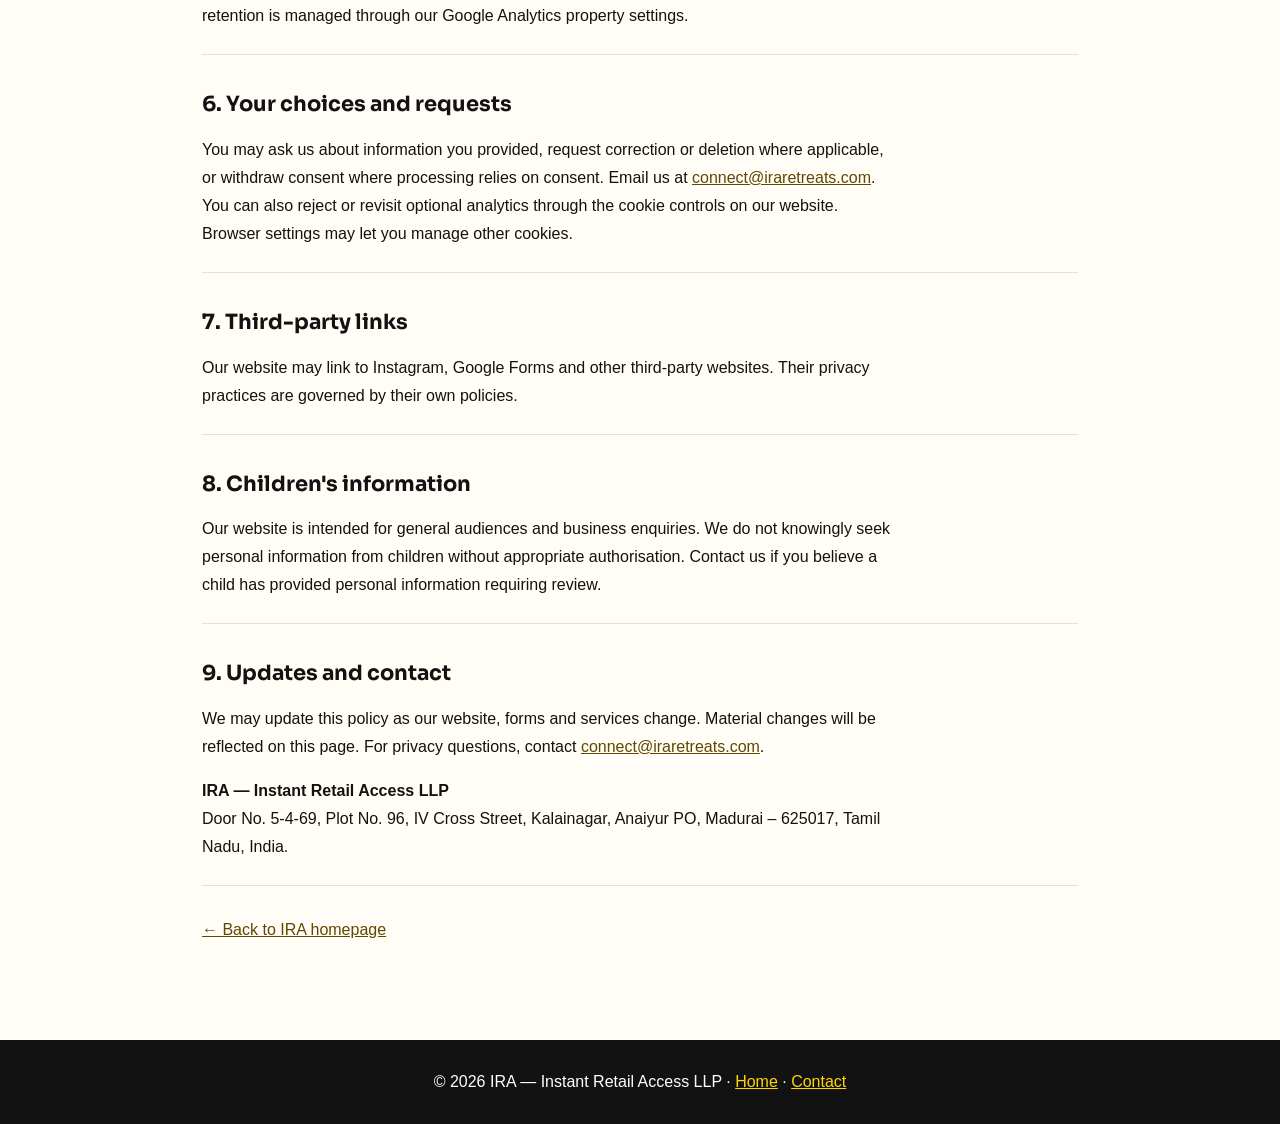
<file: privacy.html>
<!DOCTYPE html><html lang="en"><head><meta charset="utf-8"><meta name="viewport" content="width=device-width,initial-scale=1"><meta name="theme-color" content="#121212"><meta name="robots" content="index,follow"><meta name="description" content="Read how IRA — Instant Retail Access LLP handles website enquiries, analytics, cookies and personal information."><link rel="canonical" href="https://iraretreats.com/privacy.html"><title>Privacy Policy | IRA — Instant Retail Access</title><link rel="preconnect" href="https://fonts.googleapis.com"><link rel="preconnect" href="https://fonts.gstatic.com" crossorigin><link href="https://fonts.googleapis.com/css2?family=Sora:wght@400;500;600;700;800&display=swap" rel="stylesheet"><style>:root{color-scheme:light}*{box-sizing:border-box}body{margin:0;background:#fffdf5;color:#121212;font:16px/1.75 Arial,sans-serif}header{background:#121212;color:#fff;padding:20px max(22px,calc((100vw - 920px)/2))}header a{color:#FFD700;text-decoration:none;font-weight:700}main{max-width:920px;margin:auto;padding:52px 22px 80px}h1,h2{font-family:Sora,Arial,sans-serif;line-height:1.3}h1{font-size:clamp(32px,5vw,50px);margin:0 0 8px}h2{font-size:21px;margin-top:36px}p,li{max-width:78ch}.lead{font-size:18px;color:#444}.tag{display:inline-block;background:#FFD700;color:#121212;font-size:12px;font-weight:700;padding:4px 12px;border-radius:50px;margin-bottom:16px}a{color:#614700}footer{background:#121212;color:white;text-align:center;padding:28px 16px}footer a{color:#FFD700}button{background:#FFD700;color:#121212;border:0;border-radius:8px;padding:12px 16px;cursor:pointer;font-weight:700}section{border-bottom:1px solid #e7e1cc;padding-bottom:8px}@media(max-width:600px){main{padding-top:30px}}</style></head><body><header><a href="index.html">IRA / YOUR EVERYDAY SHORTCUT.</a></header><main><span class="tag">IRA • PRIVACY</span><h1>Privacy Policy</h1><p class="lead">We believe convenience should come with clarity about how your information is handled.</p><p><strong>Effective date:</strong> 5 November 2026<br><strong>Website:</strong> <a href="https://iraretreats.com/">https://iraretreats.com</a><br><strong>Organisation:</strong> IRA — Instant Retail Access LLP, Madurai, Tamil Nadu, India.</p><section><h2>1. Information we collect</h2><p>When you contact IRA, suggest a location or product, submit a partnership enquiry, or send feedback, we may receive the information you choose to provide. This can include your name, email, phone number, organisation or location details, suggestions, and the contents of your message. Some forms may be handled through Google Forms or other services identified when you submit them.</p></section><section><h2>2. Website analytics and cookies</h2><p>With your permission, we use Google Analytics 4 to understand website usage, such as page visits, general traffic sources, device/browser information and interactions. Google Analytics may use cookies and similar technologies and process technical information, including online identifiers and approximate location derived from network information. We do not intentionally send names, email addresses, phone numbers, UPI references or message contents to Google Analytics.</p><p>Our site asks you to accept or reject optional analytics before the Google Analytics script is loaded. You can revisit your choice using the Cookie preferences link in our website footer. Rejecting analytics does not prevent you from using the website.</p></section><section><h2>3. Why we use information</h2><p>We use submitted information to respond to enquiries, evaluate proposed vending locations and partnerships, understand product preferences, provide customer support, address feedback, maintain site security, and improve IRA's services and website. We do not sell your personal information.</p></section><section><h2>4. Services and sharing</h2><p>Information may be processed by service providers we use for website hosting, forms, email and analytics, including GitHub Pages and Google services, subject to their applicable terms and privacy policies. We may also disclose information where legally required. Information processed by these providers may be stored or accessed outside India.</p></section><section><h2>5. Retention and security</h2><p>We retain enquiry and support information only as long as reasonably necessary for the purpose collected, business records, dispute handling or applicable legal obligations. We use reasonable safeguards, but no internet transmission or storage system is completely secure. Analytics retention is managed through our Google Analytics property settings.</p></section><section><h2>6. Your choices and requests</h2><p>You may ask us about information you provided, request correction or deletion where applicable, or withdraw consent where processing relies on consent. Email us at <a href="mailto:connect@iraretreats.com">connect@iraretreats.com</a>. You can also reject or revisit optional analytics through the cookie controls on our website. Browser settings may let you manage other cookies.</p></section><section><h2>7. Third-party links</h2><p>Our website may link to Instagram, Google Forms and other third-party websites. Their privacy practices are governed by their own policies.</p></section><section><h2>8. Children's information</h2><p>Our website is intended for general audiences and business enquiries. We do not knowingly seek personal information from children without appropriate authorisation. Contact us if you believe a child has provided personal information requiring review.</p></section><section><h2>9. Updates and contact</h2><p>We may update this policy as our website, forms and services change. Material changes will be reflected on this page. For privacy questions, contact <a href="mailto:connect@iraretreats.com">connect@iraretreats.com</a>.</p><p><strong>IRA — Instant Retail Access LLP</strong><br>Door No. 5-4-69, Plot No. 96, IV Cross Street, Kalainagar, Anaiyur PO, Madurai – 625017, Tamil Nadu, India.</p></section><p style="margin-top:30px"><a href="index.html">← Back to IRA homepage</a></p></main><footer>© 2026 IRA — Instant Retail Access LLP · <a href="index.html">Home</a> · <a href="mailto:connect@iraretreats.com">Contact</a></footer></body></html>
</file>
<file: styles.css>
:root{--ink:#121212;--yellow:#FFD700;--orange:#FFD700;--glow-yellow:#FFF04A;--ivory:#faf9f6;--muted:#f1f1ef;--line:#e5e5e2}*{box-sizing:border-box}html{scroll-behavior:smooth;scroll-padding-top:95px}body{margin:0;background:#fff;color:var(--ink);font:15px/1.65 Inter,Arial,sans-serif}h1,h2,h3,h4,p{margin-top:0}h1,h2,h3,h4{font-family:Sora,Arial,sans-serif;letter-spacing:-.055em;line-height:1.08}a{color:inherit;text-decoration:none}button,input,select,textarea{font:inherit}button{cursor:pointer}.wrap{width:min(1120px,calc(100% - 60px));margin:auto}.header{position:sticky;top:0;z-index:100;background:rgba(250,249,246,.93);backdrop-filter:blur(16px);border-bottom:1px solid #eee}.nav{min-height:76px;display:flex;align-items:center;gap:28px}.brand img{width:80px;height:42px;object-fit:contain}.navlinks{display:flex;align-items:center;gap:24px;margin:auto;font-size:12px;color:#555}.navlinks a:hover{color:#9A7600}.pill{display:inline-flex;align-items:center;justify-content:center;gap:10px;padding:13px 22px;border-radius:40px;font-weight:700;font-size:12px;border:1px solid transparent;white-space:nowrap;transition:transform .2s,box-shadow .2s}.pill:hover{transform:translateY(-2px);box-shadow:0 12px 28px #FFD70045}.orange{background:var(--orange);color:#121212;box-shadow:0 9px 23px #FFD70038}.outline{border-color:#121212;background:transparent}.menu-toggle{display:none;background:transparent;border:0;font-size:25px}.hero{min-height:690px;display:grid;grid-template-columns:1fr 1fr;align-items:center;gap:50px;padding-top:45px;padding-bottom:75px}.eyebrow{font-size:10px;font-weight:800;letter-spacing:.22em;color:#806000}.hero h1{font-size:clamp(56px,6vw,87px);letter-spacing:-.085em;margin:30px 0}.hero h1 span,.accent{color:var(--orange)}.hero-copy>p{max-width:460px;font-size:16px}.hero-note{font-weight:700;font-style:italic;color:#666}.actions{display:flex;gap:12px;margin:26px 0}.hero small{font-size:12px;color:#555}.hero-visual{position:relative}.machine-stage{background:linear-gradient(135deg,#e8e6df,#f9f7f3);border-radius:28px;min-height:560px;display:flex;justify-content:center;align-items:center;position:relative;overflow:visible}.machine-stage>img{height:530px;max-width:90%;object-fit:contain;filter:drop-shadow(0 16px 24px #0002);border-radius:12px}.float-chip{position:absolute;background:#fff;padding:13px 17px;border-radius:13px;box-shadow:0 9px 28px #0002;font-size:12px;font-weight:700}.float-chip.top{left:-24px;top:24%}.float-chip.bottom{right:-18px;bottom:20%}.ticker{overflow:hidden;background:#121212;color:#fff;padding:19px 0;font:23px Sora;white-space:nowrap}.ticker>div{width:max-content;animation:marquee 30s linear infinite}.ticker b{color:var(--yellow);margin:0 30px}@keyframes marquee{to{transform:translateX(-45%)}}.section{padding-top:105px;padding-bottom:105px}.section h2{font-size:clamp(39px,4.5vw,63px);margin:15px 0 34px}.section-heading{margin-bottom:36px}.split{display:grid;grid-template-columns:1.1fr .9fr;align-items:end;gap:70px}.split>p{max-width:470px;color:#555;font-size:16px}.tags{display:flex;gap:9px;flex-wrap:wrap;margin-bottom:30px}.tags span,.dark-tags span{border:1px solid #ddd;border-radius:30px;padding:6px 13px;font-size:10px;font-weight:700;letter-spacing:.1em}.feature-grid{display:grid;grid-template-columns:1fr 1fr;grid-template-rows:repeat(2,230px);gap:16px}.feature{border-radius:22px;padding:28px;display:flex;flex-direction:column;justify-content:flex-end}.feature h3{font-size:25px;margin:10px 0}.feature p{font-size:13px;color:#666;max-width:280px;margin-bottom:0}.feature-photo{grid-row:span 2;position:relative;overflow:hidden;color:#fff;padding:0}.feature-photo>img{width:100%;height:100%;object-fit:cover;position:absolute;inset:0;filter:brightness(.65)}.feature-photo>div{z-index:1;padding:28px}.feature-photo p{color:#fff}.muted{background:#f1f1ef}.peach{background:#FFF8D5}.white{background:#fff;border:1px solid #ddd}.feature-icon,.step-icon{display:grid;place-items:center;background:#121212;color:var(--yellow);width:43px;height:43px;border-radius:12px;font-size:24px}.pale{background:var(--ivory)}.steps{display:grid;grid-template-columns:repeat(4,1fr);gap:15px}.steps article{border:1px solid var(--line);border-radius:22px;background:#fff;padding:23px;min-height:220px;position:relative}.steps h3{font-size:22px;margin:48px 0 10px}.steps p,.places p{color:#777;font-size:13px}.step-num{position:absolute;top:14px;right:18px;font:800 38px Sora;color:#e5e5e5}.places{display:grid;grid-template-columns:repeat(4,1fr);gap:14px}.places article,.place-cta{background:#f2f2f0;border-radius:22px;min-height:205px;padding:25px;display:flex;flex-direction:column;justify-content:flex-end}.places article>span{margin-bottom:auto;background:#fff;border-radius:12px;padding:7px;width:max-content;font-size:20px}.places h3{font-size:18px;margin:12px 0 8px}.places p{margin:0}.place-cta{background:linear-gradient(135deg,#121212,#29250D);color:#fff}.place-cta>span{color:var(--orange);font-size:27px}.place-cta p{color:#ddd}.dark{background:#121212;color:#fff}.dark .eyebrow{color:var(--orange)}.dark h2{color:#fff}.dark h2 em{font-style:normal;color:#aaa}.why-grid{display:grid;grid-template-columns:1.1fr .9fr;gap:55px}.why-list>div{padding:24px 0;border-top:1px solid #333}.why-list small{color:var(--orange);font-size:10px;letter-spacing:.2em}.why-list h3{font-size:clamp(25px,3vw,37px);color:#d0d0d0;margin:15px 0}.why-end{font:700 32px Sora;letter-spacing:-.06em}.why-end strong{color:var(--orange)}.why-end span{font:400 14px Inter;color:#ccc;letter-spacing:0}.why-image{border-radius:24px;overflow:hidden;position:relative;background:#292929;max-height:690px}.why-image img{width:100%;height:100%;object-fit:cover;filter:brightness(.75)}.why-overlay{position:absolute;bottom:25px;left:25px;font:800 28px Sora;line-height:1.1}.why-overlay b{color:var(--glow-yellow)}.pilot-grid{display:grid;grid-template-columns:1.1fr .9fr;gap:55px}.status{display:inline-block;border:1px solid #ddd;border-radius:30px;padding:9px 15px;font-size:10px;font-weight:700}.pilot-grid h4{font-size:13px;letter-spacing:.12em;margin-top:35px}.research{display:grid;grid-template-columns:repeat(3,1fr);gap:10px}.research span{background:#f6f6f6;border:1px solid #ddd;border-radius:12px;padding:12px;font-size:11px}.pilot-flow>div{padding:14px 20px;border:1px solid #333;background:#202020;color:#fff;border-radius:12px;font:700 23px Sora;margin-bottom:12px}.pilot-flow>div.active{background:var(--orange);color:#121212;border:0}.pilot-flow small{float:right;font:400 10px Inter}.pilot-flow p{background:#f6f6f6;border-radius:16px;padding:22px;font-size:13px}.story-grid{display:grid;grid-template-columns:1.2fr .8fr;gap:65px}.story-grid>div>h3{font-size:23px;line-height:1.4}.story-grid p{color:#555;font-size:14px}.founders{display:grid;gap:14px}.founders article{border-radius:22px;background:#121212;color:#fff;padding:30px;display:flex;flex-direction:column;justify-content:end;min-height:185px}.founders small{color:var(--yellow);font-size:10px;letter-spacing:.12em}.founders h3{font-size:35px;margin:20px 0 5px}.founders p{color:#bbb;margin:0}.story-banner{background:#fff;border:1px solid #ddd;border-radius:22px;padding:30px;margin-top:35px;display:grid;grid-template-columns:1fr 1fr;gap:40px;align-items:center}.story-banner h3{font-size:24px;margin:0}.story-banner h3 span{color:var(--orange)}.story-banner p{font-size:14px;color:#555}.roadmap{display:grid;grid-template-columns:repeat(4,1fr);gap:25px;border-top:1px solid #ddd;padding-top:30px}.roadmap>div:before{content:'●';display:block;color:var(--orange);font-size:23px;margin-top:-47px;margin-bottom:30px}.roadmap small{font-size:10px;letter-spacing:.12em;color:#777}.roadmap h3{font-size:18px;margin:12px 0}.roadmap p{font-size:13px;color:#777}.future{border:1px dashed #ddd;border-radius:22px;margin-top:55px;padding:25px}.future b{font-size:10px;color:#806000;letter-spacing:.13em}.future>div{display:grid;grid-template-columns:repeat(4,1fr);gap:10px;margin-top:20px}.future span{padding:16px;border:1px dashed #ddd;border-radius:12px;font-size:12px}.partner-grid{display:grid;grid-template-columns:.95fr 1.05fr;gap:65px;align-items:center}.partner-grid h2{font-size:clamp(40px,4.5vw,58px)}.partner-grid>div>h3{font-size:17px;letter-spacing:-.02em}.partner-grid>div>p{font-size:14px;color:#ddd;max-width:440px}.dark-tags{display:flex;flex-wrap:wrap;gap:7px;margin:22px 0}.dark-tags span{border-color:#444;color:#ddd;letter-spacing:0}.form-card{background:#fff;color:#121212;padding:30px;border-radius:24px;box-shadow:0 16px 50px #0001}.form-card h3{font-size:22px;margin:0 0 6px}.form-card>p{color:#888;font-size:12px;margin-bottom:25px}.form-grid{display:grid;grid-template-columns:1fr 1fr;gap:15px}.form-card label{display:block;font-size:10px;font-weight:700;letter-spacing:.12em;margin-bottom:15px}.form-card input,.form-card select,.form-card textarea{display:block;width:100%;border:1px solid #ddd;background:#fafaf9;border-radius:13px;padding:13px;margin-top:7px;outline:none;letter-spacing:0;font-size:13px}.form-card :is(input,select,textarea):focus{border-color:var(--orange);box-shadow:0 0 0 3px #FFD70033}.form-footer{display:flex;align-items:center;justify-content:space-between;gap:12px}.form-footer small,.form-card>small{font-size:10px;color:#888}.faq-grid{display:grid;grid-template-columns:.8fr 1.2fr;gap:80px}.faq-grid>div>p{color:#777}.faq-items details{border:1px solid #e5e5e5;border-radius:15px;padding:18px 22px;margin-bottom:10px}.faq-items summary{font:600 15px Sora;cursor:pointer;list-style:none;display:flex;justify-content:space-between;gap:10px}.faq-items summary:after{content:'+';color:#888}.faq-items details[open] summary:after{content:'−'}.faq-items p{font-size:13px;color:#666;margin:15px 0 0}.contact-intro{max-width:480px;color:#666}.contact-grid{display:grid;grid-template-columns:1.1fr .9fr;gap:30px;margin-top:35px}.contact-cards{display:grid;grid-template-columns:1fr 1fr;gap:10px;align-content:start}.contact-cards article{background:#f3f3f1;border-radius:13px;padding:18px;min-width:0}.contact-cards small{display:block;color:#555;letter-spacing:.13em;font-size:9px;margin-bottom:5px}.contact-cards b,.contact-cards a{font-size:12px;overflow-wrap:anywhere}.contact-cards .wide{grid-column:span 2}.contact-cards p{font-size:12px;margin:0}.registrations{display:flex;justify-content:space-between;gap:10px;background:#fff!important;border:1px solid #ddd}.registrations b{font-size:11px}.contact-form{border:1px solid #eee}.contact-form button{margin-top:16px}.footer{background:#121212;color:#fff;position:relative;overflow:hidden;padding:65px 0 0}.footer-grid{display:grid;grid-template-columns:1.1fr .6fr 1fr;gap:70px;position:relative;z-index:1}.footer-grid img{width:100px;height:60px;object-fit:contain;background:#fff;border-radius:12px}.footer-grid small{display:block;letter-spacing:.2em;color:#aaa;font-size:10px;margin:15px 0}.footer-grid h3{font-size:19px}.footer-grid a,.footer-grid p{font-size:12px;color:#ddd}.footer-grid>div:nth-child(2) a{display:block;margin-bottom:10px}.foot-bottom{position:relative;z-index:1;display:flex;justify-content:space-between;border-top:1px solid #333;margin-top:55px;padding:20px 0;font-size:10px;color:#aaa}.footer-watermark{font:800 280px Sora;color:#1b1b1b;line-height:.8;text-align:center;letter-spacing:-.09em;margin-top:-10px}@media(max-width:900px){.navlinks{gap:12px}.navcta{display:none}.hero{gap:25px}.hero h1{font-size:60px}.machine-stage{min-height:470px}.machine-stage>img{height:440px}.places{grid-template-columns:repeat(2,1fr)}.steps{grid-template-columns:repeat(2,1fr)}.feature-grid{grid-template-rows:repeat(2,220px)}}@media(max-width:700px){.wrap{width:min(100% - 36px,1120px)}.nav{min-height:64px}.menu-toggle{display:block;margin-left:auto}.navlinks{display:none;position:absolute;left:0;right:0;top:64px;background:#fff;box-shadow:0 15px 25px #0001;padding:22px;flex-direction:column;align-items:flex-start;gap:17px}.navlinks.open{display:flex}.hero,.split,.why-grid,.pilot-grid,.story-grid,.partner-grid,.faq-grid,.contact-grid{grid-template-columns:1fr;gap:25px}.hero{padding-top:50px}.hero h1{font-size:clamp(47px,12vw,72px)}.hero-visual{margin:10px 14px}.machine-stage{min-height:450px}.machine-stage>img{height:430px}.float-chip{font-size:10px}.float-chip.top{left:-15px}.float-chip.bottom{right:-14px}.section{padding-top:65px;padding-bottom:65px}.section h2{font-size:42px}.feature-grid{grid-template-columns:1fr;grid-template-rows:330px repeat(4,190px)}.feature-photo{grid-row:span 1}.feature h3{font-size:22px}.places{grid-template-columns:repeat(2,1fr)}.places article,.place-cta{min-height:175px;padding:18px}.places h3{font-size:16px}.steps{grid-template-columns:repeat(2,1fr)}.steps article{min-height:210px;padding:17px}.steps h3{font-size:18px}.why-image{max-height:500px}.story-banner{grid-template-columns:1fr;gap:10px}.roadmap,.future>div{grid-template-columns:repeat(2,1fr);row-gap:30px}.roadmap>div:before{margin-bottom:12px}.footer-grid{grid-template-columns:1fr 1fr;gap:25px}.footer-grid>div:first-child{grid-column:span 2}.footer-watermark{font-size:140px}.foot-bottom{gap:10px;flex-direction:column}.research{grid-template-columns:repeat(2,1fr)}}@media(max-width:410px){.steps,.places,.form-grid{grid-template-columns:1fr}.steps article{min-height:160px}.steps h3{margin-top:25px}.places article,.place-cta{min-height:155px}.contact-cards{grid-template-columns:1fr}.contact-cards .wide{grid-column:span 1}.registrations{flex-wrap:wrap}.form-footer{flex-direction:column;align-items:flex-start}.roadmap,.future>div{grid-template-columns:1fr}.machine-stage>img{height:350px}.machine-stage{min-height:370px}}

/* Official IRA identity: Carbon Black #121212; Electric Gold #FFD700; Glow Yellow #FFF04A (highlight only). */
:focus-visible{outline:3px solid #B28A00;outline-offset:3px}

.ticker .track{display:flex;width:max-content;animation:marquee2 34s linear infinite}.ticker .set{display:flex;align-items:center;flex-shrink:0}.ticker .set b{display:inline-flex;margin:0 30px}.ticker .set b svg{width:20px;height:20px;color:var(--yellow)}@keyframes marquee2{to{transform:translateX(-50%)}}
.feature-icon svg,.step-icon svg{width:22px;height:22px;display:block}
.step-icon{border-radius:12px}
.places article>span{display:flex;padding:7px}.places article>span svg{display:block;width:22px;height:22px;color:#121212}.place-cta>span{display:block;line-height:0;margin-bottom:auto}.place-cta>span svg{display:block;color:var(--yellow)}
.story-banner{background:#121212;border-color:#121212}.story-banner h3{color:#fff}.story-banner h3 span{color:var(--yellow)}.story-banner p{color:#d0d0d0}
.why-overlay{background:#121212;padding:14px 20px;border-radius:14px;left:20px;bottom:20px;font-size:26px}
.feature-photo{background:#fff;border:1px solid var(--line)}.feature-photo>img{inset:0 0 auto 0;height:calc(100% - 104px);object-fit:contain;object-position:center;filter:none;padding:12px}.feature-photo>div{margin:0 16px 16px;padding:16px 20px;background:#121212;color:#fff;border-radius:16px}.feature-photo h3{margin:0 0 4px;font-size:22px}.feature-photo p{color:#d0d0d0;margin:0}
.pilot-grid{display:block}.pilot-grid>div:first-child{margin-bottom:22px}.pilot-flow{display:grid;grid-template-columns:repeat(5,1fr);gap:12px}.pilot-flow>div{margin-bottom:0;font-size:18px;padding:16px}.pilot-flow p{grid-column:1/-1;margin:6px 0 0}
@media(max-width:900px){.pilot-flow{grid-template-columns:repeat(2,1fr)}}@media(max-width:410px){.pilot-flow{grid-template-columns:1fr}}

.machine-stage{min-height:0;background:none;display:block}.machine-stage>img{display:block;width:100%;max-width:100%;height:auto;object-fit:cover;border-radius:28px;filter:none;box-shadow:0 16px 40px #0002}
.why-image img{filter:none;object-position:center}

.why-image{align-self:center;max-height:none}.why-image img{height:auto;display:block}

/* Audience pathways — additive, consistent with IRA brand */
.audience-gateway{padding-top:58px;padding-bottom:78px;scroll-margin-top:95px}.gateway-heading{max-width:720px;margin-bottom:28px}.gateway-heading h2{font-size:clamp(30px,4.3vw,52px);margin:12px 0 14px}.gateway-heading p{max-width:590px;color:#555}.gateway-grid{display:grid;grid-template-columns:repeat(2,minmax(0,1fr));gap:18px}.gateway-card{position:relative;display:flex;flex-direction:column;align-items:flex-start;min-height:305px;border-radius:22px;padding:32px;overflow:hidden;transition:transform .2s ease,box-shadow .2s ease}.gateway-card:hover,.gateway-card:focus-visible{transform:translateY(-4px);box-shadow:0 14px 30px #00000018}.consumer-card{background:#ffda16;color:#121212}.partner-card{background:#181818;color:white}.gateway-kicker{font-size:11px;font-weight:800;letter-spacing:.11em}.gateway-symbol{position:absolute;right:28px;top:20px;font-size:54px;opacity:.45}.gateway-card h3{font-size:clamp(28px,3.4vw,42px);margin:60px 0 10px}.gateway-card p{font-size:14px;line-height:1.6;max-width:370px;margin-bottom:25px}.gateway-link{margin-top:auto;font-size:13px;font-weight:800;border-bottom:1px solid currentColor;padding-bottom:4px}@media(max-width:700px){.audience-gateway{padding-top:36px;padding-bottom:55px}.gateway-grid{grid-template-columns:1fr}.gateway-card{min-height:260px;padding:26px}.gateway-card h3{margin-top:42px}}@media(prefers-reduced-motion:reduce){.gateway-card{transition:none}}


/* IRA Momentverse — experiential enhancements */
.experience-section{padding:105px 0;overflow:hidden}.experience-section h2{font-size:clamp(40px,5vw,70px);margin:15px 0 24px}.experience-section h2 em{font-style:normal;color:#B48C00}.xp-head{max-width:750px;margin-bottom:40px}.xp-head p{max-width:600px;color:#666;font-size:16px}.experience-section .eyebrow{display:block}.xp-button{border:0;background:#FFD700;color:#121212;border-radius:40px;padding:14px 22px;font-size:13px;font-weight:800;transition:transform .2s}.xp-button:hover{transform:translateY(-3px)}.microcopy{font-size:12px;color:#777;margin-top:15px}.momentverse{background:#faf9f6}.moment-layout{display:grid;grid-template-columns:330px 1fr;gap:20px}.moment-options{display:grid;gap:11px}.moment-choice{border:1px solid #e4e0d8;border-radius:18px;background:#fff;text-align:left;padding:16px 20px;display:grid;grid-template-columns:46px 1fr;align-items:center;column-gap:10px;transition:transform .2s,background .2s}.moment-choice>span{font-size:30px;grid-row:span 2}.moment-choice b{font:700 16px Sora}.moment-choice small{color:#777}.moment-choice.active{background:#FFD700;border-color:#FFD700;transform:translateX(5px)}.moment-stage{--moment-bg:#211c11;--moment-fg:#FFD700;background:var(--moment-bg);color:#fff;min-height:485px;border-radius:28px;padding:34px 38px;position:relative;overflow:hidden;display:flex;flex-direction:column;justify-content:flex-end;isolation:isolate;transition:background .45s}.moment-stage[data-moment=reset]{--moment-bg:#1b342a;--moment-fg:#a6e4c3}.moment-stage[data-moment=play]{--moment-bg:#4a1e36;--moment-fg:#ff9dc7}.moment-stage[data-moment=cool]{--moment-bg:#19364b;--moment-fg:#9adffc}.moment-stage h3{font-size:clamp(26px,3.2vw,43px);max-width:520px;position:relative;z-index:1;margin:18px 0}.moment-stage p{color:var(--moment-fg);position:relative;z-index:1}.moment-index{font-size:10px;letter-spacing:.2em;color:var(--moment-fg);position:relative;z-index:1}.moment-footer{display:flex;justify-content:space-between;border-top:1px solid #ffffff4a;padding-top:18px;font-size:11px;letter-spacing:.2em;position:relative;z-index:1}.moment-emblem{position:absolute;right:12%;top:5%;font-size:120px;color:var(--moment-fg);filter:drop-shadow(0 0 40px #ffffff28);animation:momentFloat 5s ease-in-out infinite}.moment-orbit{position:absolute;border:1px solid #ffffff30;border-radius:50%;width:380px;height:380px;right:-90px;top:-130px}.orbit-two{width:280px;height:280px;right:-40px;top:-80px}.time-grid{display:grid;grid-template-columns:1fr 1fr;align-items:center;gap:60px}.time-grid p{max-width:450px}.time-counter{margin:34px 0;display:flex;align-items:baseline;gap:20px}.time-counter span{font:800 clamp(56px,7vw,100px) Sora;letter-spacing:-.08em}.time-counter small{font-size:12px}.time-art{min-height:480px;position:relative;display:grid;place-items:center}.time-halo{position:absolute;width:440px;height:440px;border:2px solid #12121220;border-radius:50%;box-shadow:0 0 0 40px #ffffff15,0 0 0 80px #ffffff12}.time-clock{width:290px;height:290px;background:#fffaf0;border:18px solid #121212;border-radius:50%;box-shadow:25px 30px 0 #12121222;position:relative;transform:rotate(-12deg);transition:transform .7s}.clock-hand{position:absolute;width:9px;height:100px;background:#121212;left:calc(50% - 4px);top:calc(50% - 90px);border-radius:10px;transform-origin:bottom;animation:clockSpin 12s linear infinite}.clock-center{position:absolute;width:22px;height:22px;background:#121212;border-radius:50%;top:calc(50% - 11px);left:calc(50% - 11px)}.time-float{position:absolute;font-size:75px}.float-a{left:4%;top:5%}.float-b{right:5%;top:15%}.float-c{right:5%;bottom:10%}.time-phrase{position:absolute;bottom:20px;left:0;font:800 25px Sora;line-height:1.1}.is-paused .clock-hand{animation-play-state:paused}.is-paused .time-clock{transform:rotate(0deg) scale(1.06)}.sensory{background:#fff}.sensory-grid{display:grid;grid-template-columns:1fr 1fr;gap:55px;align-items:center}.sensory-art{min-height:510px;border-radius:30px;background:linear-gradient(145deg,#d7f3ff,#f4fbff);display:grid;place-items:center;position:relative;overflow:hidden}.cool-aura{position:absolute;width:360px;height:360px;border-radius:50%;background:#b0e7fa;filter:blur(35px)}.can-visual{position:relative;width:175px;height:330px;border-radius:32px 32px 27px 27px;background:linear-gradient(90deg,#0b4863,#22a8cf 38%,#177fa3 70%,#083c54);box-shadow:24px 27px 35px #00445d40;transform:rotate(-9deg);transition:transform .5s;cursor:pointer;display:grid;place-items:center}.can-top{position:absolute;top:-8px;left:8px;right:8px;height:24px;border-radius:50%;background:linear-gradient(#e9f7ff,#8cabbc);border:4px solid #8cb8cb}.can-label{font:800 32px Sora;letter-spacing:-.07em;line-height:1.1;color:#fff;text-align:center}.can-label b{color:#FFD700}.can-drop{position:absolute;width:10px;height:20px;border-radius:50%;background:#ffffffb5;box-shadow:0 0 6px #fff}.d1{top:55px;left:18px}.d2{top:95px;right:25px}.d3{bottom:70px;left:28px}.d4{bottom:40px;right:30px}.refresh-pop .can-visual{transform:rotate(0deg) scale(1.09)}.refresh-pop .cool-aura{animation:coolBurst .7s ease-out}.cool-label{position:absolute;bottom:24px;font-size:10px;font-weight:800;letter-spacing:.13em;color:#165b75}.sensory-controls h3{font-size:clamp(32px,4vw,52px);margin:18px 0}.sensory-controls>p{color:#666}.demo-purchase{margin-top:32px;border:1px solid #e7e7e7;border-radius:20px;padding:22px}.demo-steps{display:flex;gap:7px;margin:17px 0}.demo-step{flex:1;padding:12px 4px;border-radius:10px;border:1px solid #ddd;background:#f8f8f8;font-size:11px;font-weight:800}.demo-step.selected{background:#FFD700;border-color:#FFD700}.demo-screen{background:#151515;color:#fff;padding:23px;border-radius:14px;min-height:115px}.demo-screen strong{color:#FFD700}.demo-screen p{margin:7px 0 0;font-size:13px}.demo-next{margin:15px 0 10px}.demo-purchase small{display:block;color:#888;font-size:10px}.stories{background:#121212;color:#fff}.stories .eyebrow{color:#FFD700}.stories h2 em{color:#FFD700}.stories .xp-head p{color:#ccc}.story-moment-grid{display:grid;grid-template-columns:repeat(4,1fr);gap:14px}.story-moment-grid article{min-height:310px;background:#252525;border:1px solid #393939;border-radius:20px;padding:24px;display:flex;flex-direction:column;transition:transform .25s}.story-moment-grid article:hover{transform:translateY(-6px)}.story-moment-grid article:nth-child(2){background:#313024}.story-moment-grid article:nth-child(3){background:#30251e}.story-moment-grid article:nth-child(4){background:#252d31}.story-symbol{font-size:45px;color:#FFD700;margin-bottom:auto}.story-moment-grid small{font-size:10px;color:#FFD700;letter-spacing:.13em}.story-moment-grid h3{font-size:21px;margin:15px 0}.story-moment-grid p{color:#ccc;font-size:12px}.stories .microcopy{color:#aaa}.portal{background:#f7f5ee}.portal-layout{display:grid;grid-template-columns:250px 1fr;gap:20px}.portal-doors{display:grid;gap:10px}.portal-door{background:#fff;border:1px solid #e6e3d9;border-radius:14px;padding:20px;text-align:left;display:flex;align-items:center;justify-content:space-between}.portal-door b{font:700 18px Sora}.portal-door span{font-size:11px}.portal-door.active{background:#FFD700;border-color:#FFD700}.portal-world{background:#e5dfd2;border-radius:26px;min-height:465px;display:grid;grid-template-columns:1fr 1fr;align-items:center;gap:25px;padding:35px;transition:background .4s}.portal-world[data-world=work]{background:#d9e1e1}.portal-world[data-world=play]{background:#e5d7c8}.portal-world[data-world=care]{background:#dbe7df}.portal-arch{height:380px;border-radius:200px 200px 12px 12px;background:#fff7dd;box-shadow:inset 0 0 0 12px #ffffff75;display:grid;place-items:center;overflow:hidden}.portal-arch img{height:100%;width:100%;object-fit:contain}.portal-copy small{font-size:11px;letter-spacing:.17em;font-weight:800}.portal-copy h3{font-size:clamp(27px,3vw,43px);margin:20px 0}.portal-copy p{font-size:14px}.portal-link{display:inline-block;border-bottom:2px solid #121212;font-size:12px;font-weight:800;margin-top:20px}.partner-exp{background:#faf9f6}.partner-benefits{display:grid;grid-template-columns:repeat(3,1fr);gap:15px;margin-bottom:55px}.partner-benefits article{background:#fff;border:1px solid #e5e2d8;border-radius:20px;padding:27px}.partner-benefits span{font:800 38px Sora;color:#d0a600}.partner-benefits h3{font-size:21px;margin:20px 0 10px}.partner-benefits p{font-size:13px;color:#666}.fit-check{display:grid;grid-template-columns:.9fr 1.1fr;gap:30px;border-radius:28px;background:#171717;padding:38px;color:#fff}.fit-intro h3{font-size:clamp(32px,4vw,53px);margin:18px 0}.fit-intro>p{color:#bbb}.fit-illustration{margin-top:40px;min-height:185px;background:#FFD700;color:#121212;border-radius:20px;display:flex;flex-direction:column;justify-content:space-between;padding:24px}.fit-shape{font:800 80px Sora;letter-spacing:-.12em}.fit-logo{display:block;height:104px;width:auto;max-width:100%;object-fit:contain}.fit-illustration>span:last-child{font-size:10px;letter-spacing:.14em;font-weight:800}.fit-form{background:#fff;color:#121212;border-radius:20px;padding:26px}.fit-form label,.mini-form label{display:block;font-size:12px;font-weight:700;margin-bottom:16px}.fit-form select,.mini-form input:not([type=radio]),.mini-form textarea{display:block;width:100%;border:1px solid #ddd;border-radius:12px;background:#fafaf9;padding:13px;margin-top:7px}.fit-result{background:#f5f4ef;border-radius:15px;padding:19px;margin:12px 0 20px}.fit-result small{font-size:10px;letter-spacing:.13em;color:#806000}.fit-result h4{font-size:23px;margin:10px 0}.fit-result p{font-size:12px;color:#555;margin-bottom:8px}.partner-info{display:grid;grid-template-columns:1fr 1fr;gap:20px;margin-top:25px}.partner-info>div{padding:24px;background:#fff;border:1px solid #e5e2d8;border-radius:20px}.partner-info h3{font-size:20px}.partner-info p{font-size:13px;color:#666}.participation{background:#fff}.participate-grid{display:grid;grid-template-columns:1fr 1fr;gap:20px}.mini-form{border-radius:24px;padding:32px;background:#faf9f6;border:1px solid #e8e6df}.mini-form:nth-child(2){background:#fff7ce}.mini-form h3{font-size:29px;margin:20px 0}.mini-form p{font-size:13px;color:#666}.vote-options{display:grid;grid-template-columns:1fr 1fr;gap:9px;margin:25px 0}.vote-options label{background:#fff;border:1px solid #ddd;padding:12px;border-radius:12px;margin:0;font-size:12px}.mini-form>small{display:block;font-size:10px;color:#777;margin-top:15px}.service{background:#FFD700}.service-grid{display:grid;grid-template-columns:1fr 1fr;gap:60px;align-items:center}.service h2 em{color:#fff}.service .pill{background:#121212;color:#fff}.service-panel{background:#121212;color:#fff;border-radius:25px;padding:40px}.service-panel h3{font-size:30px}.service-panel p{color:#ddd}.service-panel small{color:#bbb}.experience-section:target{scroll-margin-top:90px}@keyframes momentFloat{50%{transform:translateY(-18px) rotate(12deg)}}@keyframes clockSpin{to{transform:rotate(360deg)}}@keyframes coolBurst{from{transform:scale(.6);opacity:.3}to{transform:scale(1.5);opacity:1}}
@media(max-width:900px){.moment-layout,.time-grid,.sensory-grid,.portal-layout,.fit-check,.service-grid{grid-template-columns:1fr}.moment-options{grid-template-columns:1fr 1fr}.story-moment-grid{grid-template-columns:1fr 1fr}.portal-doors{grid-template-columns:repeat(4,1fr)}.portal-door{padding:12px;gap:8px}.portal-door b{font-size:13px}.time-art{min-height:400px}}
@media(max-width:700px){.experience-section{padding:70px 0}.experience-section h2{font-size:clamp(36px,10vw,52px)}.moment-options,.story-moment-grid,.partner-benefits,.participate-grid,.partner-info{grid-template-columns:1fr}.moment-stage{min-height:400px;padding:26px}.moment-emblem{font-size:85px}.time-art{min-height:320px}.time-halo{width:270px;height:270px}.time-clock{width:210px;height:210px}.clock-hand{height:70px;top:calc(50% - 60px)}.time-float{font-size:45px}.sensory-art{min-height:400px}.portal-doors{grid-template-columns:1fr 1fr}.portal-world{grid-template-columns:1fr;padding:22px}.portal-arch{height:300px}.fit-check{padding:18px}.fit-form{padding:20px}.vote-options{grid-template-columns:1fr}.hero .actions{flex-wrap:wrap}.hero .actions .pill{white-space:normal;text-align:center}}
@media(prefers-reduced-motion:reduce){.experience-section *, .experience-section *:before,.experience-section *:after{animation:none!important;transition:none!important}}

/* IRA SHORTCUT PORTAL — immersive four-world experience */
.portal-premium{background:#f7f5ee;padding:105px 0}.portal-intro{max-width:840px;margin-bottom:36px}.portal-intro p{font-size:16px;color:#5d5d5d;max-width:670px}.portal-experience{border-radius:30px;background:#fff;border:1px solid #e6e2d8;padding:14px;box-shadow:0 18px 55px #1b180c0a}.portal-premium .portal-doors{display:grid;grid-template-columns:repeat(4,minmax(0,1fr));gap:10px;margin-bottom:14px}.portal-premium .portal-door{display:grid;grid-template-columns:auto 1fr auto;gap:4px 10px;align-items:center;justify-content:initial;min-height:94px;padding:15px 18px;border-radius:17px;transition:transform .2s,background .2s,border-color .2s;cursor:pointer}.portal-premium .portal-door:hover{transform:translateY(-3px)}.portal-premium .portal-door.active{background:#FFD700;border-color:#e2b900}.portal-door-icon{grid-row:span 2;font-size:27px!important}.portal-premium .portal-door b{font-size:16px}.portal-premium .portal-door small{grid-column:2;color:#555;font-size:11px}.portal-premium .portal-world{display:grid;grid-template-columns:1.05fr .95fr;gap:0;padding:0;min-height:570px;overflow:hidden;border-radius:23px;background:#f3eee1;transition:background .45s}.portal-premium .portal-world[data-world=work]{background:#e4ecec}.portal-premium .portal-world[data-world=play]{background:#f4e5d7}.portal-premium .portal-world[data-world=care]{background:#e5eee6}.portal-scene{position:relative;isolation:isolate;min-height:570px;display:flex;justify-content:center;align-items:center;overflow:hidden;background:radial-gradient(circle at 52% 46%,#ffe9a7 0%,#f6d778 35%,#f2e4c5 75%);transition:background .5s}.portal-world[data-world=work] .portal-scene{background:radial-gradient(circle at 50% 45%,#d8f4f1,#a6c6c7 58%,#cadad7)}.portal-world[data-world=play] .portal-scene{background:radial-gradient(circle at 50% 45%,#ffe0b4,#e6a873 60%,#e9c4aa)}.portal-world[data-world=care] .portal-scene{background:radial-gradient(circle at 50% 45%,#e2f5d9,#b6d5c0 60%,#d2e7d8)}.portal-scene-glow{position:absolute;width:85%;aspect-ratio:1;border:1px solid #ffffff80;border-radius:50%;box-shadow:0 0 0 55px #ffffff18,0 0 0 110px #ffffff10;top:8%;left:7%}.portal-premium .portal-arch{position:relative;z-index:2;width:min(66%,350px);height:410px;border-radius:190px 190px 16px 16px;background:linear-gradient(160deg,#fff9e9,#fff3c9);border:9px solid #ffffffab;box-shadow:0 25px 65px #4d3b242a, inset 0 0 55px #fff9;display:grid;place-items:center;overflow:visible;transition:transform .5s}.portal-premium .portal-arch img{width:112%;height:112%;object-fit:contain;filter:drop-shadow(0 20px 14px #17171736)}.portal-world.portal-arrived .portal-arch{animation:portalEnter .65s cubic-bezier(.2,.8,.2,1)}.portal-floor{position:absolute;bottom:66px;width:65%;height:20px;border-radius:50%;background:#11111125;filter:blur(15px)}.portal-scene-label,.portal-scene-bottom{position:absolute;left:24px;z-index:3;font:800 10px Sora,Arial,sans-serif;letter-spacing:.13em;color:#292316}.portal-scene-label{top:25px}.portal-scene-bottom{bottom:24px}.portal-float{position:absolute;z-index:3;font-size:75px;color:#ffffffbb;text-shadow:0 6px 20px #00000016;animation:momentFloat 5s ease-in-out infinite;pointer-events:none}.portal-float-a{top:17%;left:7%}.portal-float-b{right:9%;bottom:18%;animation-delay:-2s}.portal-premium .portal-copy{padding:48px clamp(24px,4vw,65px);display:flex;flex-direction:column;justify-content:center}.portal-premium .portal-copy small{color:#826400}.portal-premium .portal-copy h3{font-size:clamp(28px,3.2vw,46px);line-height:1.13;margin:18px 0}.portal-premium .portal-copy>p{font-size:15px;color:#555;line-height:1.65}.portal-moment,.portal-benefit{margin-top:22px;border-top:1px solid #b2a99266;padding-top:16px}.portal-moment span,.portal-benefit span,.portal-progress{font-size:10px;letter-spacing:.12em;font-weight:800;color:#7c640d}.portal-moment strong{display:block;margin-top:9px;font-size:18px}.portal-benefit p{font-size:13px;margin:8px 0 0;color:#444}.portal-progress{display:flex;justify-content:space-between;margin-top:30px;color:#666}.portal-actions{display:flex;gap:20px;align-items:center;flex-wrap:wrap;margin-top:18px}.portal-actions .portal-link{margin:0}.portal-disclaimer{font-size:11px;color:#777;margin-top:16px}.portal-premium button:focus-visible{outline:3px solid #171717;outline-offset:3px}@keyframes portalEnter{from{opacity:.55;transform:translateY(24px) scale(.94)}to{opacity:1;transform:translateY(0) scale(1)}}@media(max-width:900px){.portal-premium .portal-world{grid-template-columns:1fr}.portal-scene{min-height:430px}.portal-premium .portal-copy{padding:32px}.portal-premium .portal-arch{height:320px}.portal-premium .portal-doors{grid-template-columns:repeat(2,1fr)}}@media(max-width:520px){.portal-premium{padding:70px 0}.portal-experience{padding:8px}.portal-premium .portal-door{padding:12px;min-height:83px}.portal-premium .portal-door b{font-size:14px}.portal-scene{min-height:360px}.portal-premium .portal-arch{height:265px}.portal-float{font-size:45px}.portal-progress{gap:10px;font-size:9px}.portal-premium .portal-copy{padding:26px 20px}}@media(prefers-reduced-motion:reduce){.portal-float,.portal-world.portal-arrived .portal-arch{animation:none!important}.portal-premium .portal-door,.portal-premium .portal-world{transition:none!important}}

/* IRA November refinements: prominent hero promise and official Momentverse logo */
.hero-copy .hero-note{margin:17px 0 5px;max-width:max-content;font-style:normal;font-weight:800;letter-spacing:.035em;line-height:1.3}
.hero-copy .hero-note span{display:inline-block;background:#171717;color:#FFDC00;border:1px solid #292929;border-left:5px solid #FFDC00;border-radius:10px;padding:13px 19px;box-shadow:0 9px 25px rgba(0,0,0,.10);font-size:clamp(13px,1.25vw,17px)}
.moment-brand-row{display:flex;align-items:center;justify-content:space-between;gap:18px;margin:0 0 16px}
.moment-brand-row .moment-index{margin:0}
.moment-brand-logo{display:block;width:clamp(88px,14vw,142px);height:auto;max-height:80px;object-fit:contain;object-position:center;border-radius:12px;background:#FFD700;box-shadow:0 8px 22px rgba(0,0,0,.16)}
.moment-footer-label{font-size:10px;letter-spacing:.12em;opacity:.75;text-align:right}
@media(max-width:600px){.moment-brand-logo{width:90px}.moment-footer-label{font-size:8px}}

/* IRA visual portal and four-view machine viewer */
.ira-view-feature{padding:0!important;background:#f8f7f2!important;color:#111!important;overflow:hidden;grid-row:span 2}
.ira-spin{height:100%;min-height:460px;position:relative;display:flex;align-items:center;justify-content:center;flex-direction:column;touch-action:pan-y;user-select:none;cursor:grab;padding:15px 16px 18px}
.ira-spin:active{cursor:grabbing}.ira-spin-top,.ira-spin-bottom{width:100%;display:flex;justify-content:space-between;align-items:center;gap:10px;z-index:2}
.ira-spin-top{font-size:10px;font-weight:800;letter-spacing:.12em}.ira-spin-count{color:#856600}
.ira-spin>img{width:100%;height:calc(100% - 132px);min-height:250px;max-height:355px;object-fit:contain;pointer-events:none;transition:opacity .18s,transform .18s;mix-blend-mode:multiply}
.ira-spin>img.changing{opacity:.35;transform:scale(.97)}
.ira-spin-bottom strong{display:block;font:800 18px Sora,Arial,sans-serif;letter-spacing:-.04em}.ira-spin-bottom span{display:block;font-size:11px;color:#777;margin-top:5px}
.ira-spin-controls{display:flex;gap:7px}.ira-spin-controls button,.ira-portal-arrows button{width:40px;height:40px;border-radius:50%;background:#111;color:#fff;border:0;font-size:19px}.ira-spin-controls button:hover,.ira-portal-arrows button:hover{background:#e8bd00;color:#111}
.ira-spin-dots{display:flex;gap:6px;margin-top:14px}.ira-spin-dots button,.ira-progress-dots button{width:8px;height:8px;border-radius:50%;background:#d2d0ca;border:0;padding:0}.ira-spin-dots button.active,.ira-progress-dots button.active{background:#ffcf00}
.ira-portal-v2{background:#faf8f2!important;padding:88px 0}.ira-portal-v2 .portal-intro{margin-bottom:28px}.ira-portal-v2 .portal-intro h2{font-size:clamp(36px,5vw,62px)}
.ira-portal-shell{background:#fff;border:1px solid #ebe7de;border-radius:28px;padding:22px;box-shadow:0 18px 65px #231b0a0c}
.ira-portal-top{display:flex;justify-content:space-between;align-items:center;gap:25px;margin-bottom:20px}.ira-portal-identity>span{font-size:10px;letter-spacing:.18em;font-weight:800}.ira-portal-identity h3{font-size:38px;letter-spacing:-.06em;margin:6px 0 0}.ira-portal-identity small{font-size:10px;letter-spacing:.14em;color:#777}
.ira-world-tabs{display:flex;gap:7px;flex-wrap:wrap;padding:7px;border-radius:40px;background:#f7f6f3}.ira-world-tab{border:0;border-radius:30px;background:transparent;padding:11px 16px;font-size:13px;font-weight:700;transition:background .2s,transform .2s}.ira-world-tab.active{background:#ffd000;box-shadow:0 4px 12px #0001}.ira-world-tab:hover{transform:translateY(-2px)}
.ira-portal-main{display:grid;grid-template-columns:1.04fr .96fr;gap:35px;align-items:center;--world-color:#ffcf00}.ira-portal-main[data-world=work]{--world-color:#70b6bf}.ira-portal-main[data-world=play]{--world-color:#9de04a}.ira-portal-main[data-world=care]{--world-color:#b4a5f4}
.ira-portal-visual{position:relative;min-height:440px;border-radius:160px 24px 150px 24px;overflow:hidden;background:var(--world-color);isolation:isolate;transition:background .3s}.ira-portal-visual>img{position:absolute;z-index:2;inset:12% 0 0 0;width:100%;height:88%;object-fit:cover;object-position:center;clip-path:polygon(0 6%,100% 0,100% 100%,0 100%);transition:opacity .25s,transform .4s}.ira-portal-visual:hover>img{transform:scale(1.035)}.ira-portal-arc{position:absolute;inset:-8% -8% -8% 0;border-radius:50%;background:var(--world-color);z-index:0}.ira-scene-tag{position:absolute;top:18px;left:22px;z-index:4;font-size:10px;font-weight:800;letter-spacing:.1em;background:#ffffffdd;border-radius:30px;padding:8px 12px}
.ira-portal-story{padding:20px 15px 20px 0}.ira-portal-story h3{font-size:clamp(30px,3.4vw,48px);line-height:1.12;margin:0 0 22px;letter-spacing:-.055em}.ira-portal-story mark{background:#ffd000;color:#111;box-decoration-break:clone;-webkit-box-decoration-break:clone;padding:0 .12em;border-radius:6px}.ira-portal-story>p{font-size:15px;color:#555;line-height:1.65}.ira-portal-benefits{display:flex;gap:10px;flex-wrap:wrap;margin:24px 0 30px}.ira-portal-benefits span{border-radius:30px;background:#f7f5ed;padding:9px 11px;font-size:11px;font-weight:700}.ira-portal-cta{display:flex;gap:12px;align-items:center;flex-wrap:wrap}.ira-portal-cta button{border:0;background:#ffd000;border-radius:35px;padding:14px 18px;font-weight:800;font-size:12px}.ira-portal-cta a{border:1px solid #bbb;border-radius:35px;padding:13px 16px;font-size:12px;font-weight:700}.ira-portal-cta button:hover,.ira-portal-cta a:hover{transform:translateY(-2px)}.ira-portal-bottom{display:flex;justify-content:space-between;align-items:center;margin-top:32px}.ira-progress-dots{display:flex;gap:9px}.ira-portal-arrows{display:flex;gap:8px}.ira-portal-arrows button:first-child{background:#f2f0ea;color:#111}.ira-portal-v2 button:focus-visible,.ira-spin button:focus-visible,.ira-spin:focus-visible{outline:3px solid #ffcc00;outline-offset:3px}
@media(max-width:850px){.ira-portal-top{align-items:flex-start;flex-direction:column}.ira-portal-main{grid-template-columns:1fr;gap:15px}.ira-portal-visual{min-height:410px}.ira-portal-story{padding:10px 8px 16px}.ira-portal-shell{padding:15px}}
@media(max-width:520px){.ira-portal-v2{padding:60px 0}.ira-portal-identity h3{font-size:30px}.ira-world-tabs{display:grid;grid-template-columns:repeat(4,1fr);width:100%;gap:2px}.ira-world-tab{padding:10px 4px;font-size:11px}.ira-portal-visual{min-height:300px;border-radius:95px 15px 80px 15px}.ira-portal-story h3{font-size:32px}.ira-spin{min-height:430px}.ira-spin>img{min-height:250px}}
@media(prefers-reduced-motion:reduce){.ira-portal-visual>img,.ira-spin>img,.ira-world-tab{transition:none!important}}

/* FINAL: clear, accessible four-view machine exploration */
.feature-photo.ira-view-feature{background:#fff!important;border:1px solid #e8e3d8!important;grid-row:span 2}
.ira-view-feature > .ira-spin{background:linear-gradient(155deg,#fffefb 0%,#f8f5e9 100%)!important;color:#111!important;margin:0!important;padding:22px 22px 18px!important;border-radius:22px!important;min-height:500px;display:flex;box-shadow:none!important;position:relative}
.ira-view-feature .ira-spin > img{display:block!important;position:static!important;inset:auto!important;filter:none!important;opacity:1;mix-blend-mode:normal!important;object-fit:contain!important;width:100%!important;height:340px!important;max-height:none!important;min-height:0!important;padding:0!important;margin:12px auto!important;flex:1 1 auto;background:transparent!important}
.ira-view-feature .ira-spin > img.changing{opacity:.5!important;transform:scale(.985)}
.ira-view-feature .ira-spin-top,.ira-view-feature .ira-spin-bottom{background:transparent!important;color:#111!important;margin:0!important;padding:0!important;border-radius:0!important;box-shadow:none!important}
.ira-view-feature .ira-spin-bottom span{color:#626262!important}
.ira-spin::before{content:'↔  DRAG TO EXPLORE';position:absolute;top:57px;left:50%;transform:translateX(-50%);font-size:10px;letter-spacing:.15em;font-weight:800;color:#7b6415;background:#fff9dd;border:1px solid #f0df96;border-radius:20px;padding:5px 11px;pointer-events:none}
.ira-spin-controls button{min-width:44px;min-height:44px}
.ira-spin-dots button{min-width:13px;min-height:13px;cursor:pointer}
/* Portal visual: brighter image, clear hover/focus and purposeful controls */
.ira-portal-visual{background:var(--world-color);min-height:440px;cursor:zoom-in}
.ira-portal-visual>img{filter:none!important;opacity:1!important;object-position:center center;image-rendering:auto}
.ira-portal-visual:focus-visible{outline:4px solid #111;outline-offset:4px}
.ira-portal-visual::after{content:'↗  VIEW SCENE';position:absolute;bottom:18px;right:17px;z-index:4;background:#fff;color:#111;padding:9px 13px;border-radius:25px;font-size:10px;font-weight:800;letter-spacing:.07em;box-shadow:0 5px 20px #0002}
.ira-world-tab,.ira-portal-cta button,.ira-portal-arrows button,.ira-progress-dots button{cursor:pointer}
.ira-progress-dots button{min-width:12px;min-height:12px}
.ira-lightbox{position:fixed;inset:0;z-index:9999;background:#0b0b0bf2;display:none;align-items:center;justify-content:center;padding:24px}
.ira-lightbox.open{display:flex}.ira-lightbox-inner{width:min(100%,1100px);position:relative}.ira-lightbox img{display:block;width:100%;max-height:80vh;object-fit:contain;border-radius:16px}.ira-lightbox button{position:absolute;right:0;top:-48px;background:#ffcf00;border:0;border-radius:50%;height:40px;width:40px;font-size:25px;cursor:pointer}.ira-lightbox p{text-align:center;color:white;font-size:13px;margin-top:10px}
@media(max-width:700px){.feature-photo.ira-view-feature{grid-row:span 1}.ira-view-feature>.ira-spin{min-height:480px;padding:14px!important}.ira-view-feature .ira-spin>img{height:300px!important}.ira-portal-visual{min-height:340px}.ira-portal-visual::after{font-size:9px}}
@media(prefers-reduced-motion:reduce){.ira-view-feature .ira-spin>img,.ira-portal-visual>img{transition:none!important}}
</file>
<file: brand-floats.css>
/* IRA floating 3D brand graphics: bolt, star, arrow, bag */
#how,#why,#partner,.gateway-card{position:relative}
.fx{position:absolute;inset:0;display:block;pointer-events:none;z-index:3}
.fl{position:absolute;left:var(--x);top:var(--y);width:var(--s);display:block;pointer-events:auto;cursor:pointer;opacity:0;animation:flIn .8s cubic-bezier(.3,1.6,.5,1) forwards;animation-delay:calc(.45s + var(--i)*.13s);transform:translate3d(calc(var(--mx,0)*var(--z)*1px),calc(var(--my,0)*var(--z)*1px),0);transition:transform .4s cubic-bezier(.2,.7,.2,1)}
.fl>svg{display:block;width:100%;height:auto;overflow:visible;transform:rotate(var(--r));filter:drop-shadow(0 12px 9px #0003);animation:flBob var(--t) ease-in-out infinite;animation-delay:var(--d);transition:transform .45s cubic-bezier(.3,1.7,.5,1)}
.fl:hover>svg{transform:rotate(calc(var(--r) + 14deg)) scale(1.28);animation-play-state:paused}
.fl.pop>svg{animation:flPop .75s cubic-bezier(.3,1.4,.5,1)}
@keyframes flIn{from{opacity:0;scale:.3}to{opacity:1;scale:1}}
@keyframes flBob{50%{translate:0 -14px}}
@keyframes flPop{50%{transform:rotate(calc(var(--r) + 200deg)) scale(1.45)}}
.machine-stage{transform-style:preserve-3d;will-change:transform}
@media(max-width:700px){.fl{width:calc(var(--s)*.6)}.fl:not(.keep){display:none}}
@media(prefers-reduced-motion:reduce){.fl{opacity:1;animation:none;transition:none}.fl>svg{animation:none}}
/* Polish: quieter labels, real icons, varied layout */
.eyebrow{letter-spacing:.01em!important;font-size:13px!important;font-weight:700}
.gateway-kicker,.why-list small,.story-moment-grid small{letter-spacing:.02em!important;font-size:13px!important}
.ico{width:1em;height:1em;display:inline-block;vertical-align:-.14em;stroke:currentColor;fill:none;stroke-width:1.9;stroke-linecap:round;stroke-linejoin:round}
.moment-emblem .ico{stroke-width:1.1}.gateway-symbol .ico{stroke-width:1.3}
.places article:nth-child(1){background:#FFD700}.places article:nth-child(5){background:#FFF8D5}
@media(min-width:901px){.steps{padding-bottom:30px}.steps article:nth-child(even){transform:translateY(30px)}}
.steps article:last-child{background:#FFD700;border-color:#FFD700}.steps article:last-child .step-num{color:#00000026}
.hours-chip{position:absolute;left:2.6%;top:59.6%;width:17.5%;height:8.8%;display:flex;align-items:center;justify-content:center;text-align:center;background:#fff;border-radius:999px;font:700 clamp(6px,.85vw,10px)/1.15 Inter,Arial,sans-serif;color:#121212;padding:0 6px;box-shadow:0 2px 8px #0001}
/* 24/7 footnote */
.fn{font-size:10px;color:#777;margin:10px 4px 0;line-height:1.4}
/* How it works: sticky scroll story */
#how .wrap{display:grid;grid-template-columns:.9fr 1.1fr;gap:70px;align-items:start}
#how .section-heading{position:sticky;top:120px;display:block;margin:0}
#how .section-heading>p{margin-top:8px}
.how-screen{margin-top:34px;background:#121212;color:#fff;border-radius:26px;padding:30px;min-height:190px;border-bottom:6px solid #FFD700}
.how-screen b{display:block;font:800 64px/1 Sora,Arial,sans-serif;color:#FFD700;letter-spacing:-.06em}
.how-screen h4{font-size:26px;margin:14px 0 6px}.how-screen p{color:#ccc;margin:0;font-size:14px}
#how .steps{display:flex;flex-direction:column;gap:0}
#how .steps article{background:none;border:0;border-left:3px solid #ddd;border-radius:0;min-height:58vh;padding:10px 0 10px 36px;display:flex;flex-direction:column;justify-content:center;opacity:.3;transition:opacity .4s,border-color .4s}
#how .steps article.on{opacity:1;border-color:#FFD700}
#how .steps h3{font-size:clamp(34px,4vw,54px);margin:22px 0 10px}#how .steps p{font-size:16px;max-width:380px}
#how .step-num{position:static;font-size:15px;color:#806000;order:-1;margin-bottom:12px}
@media(max-width:900px){#how .wrap{display:block}#how .section-heading{position:static}.how-screen{display:none}#how .steps article{min-height:0;opacity:1;padding:26px 0 26px 24px}}
/* Four Worlds: full-bleed photo */
.hero-copy>p.fn,p.fn{font-size:9px;line-height:1.4;color:#888;max-width:340px;margin:2px 0 0}
/* transparent logo: yellow badge on the dark moment panel instead of a white box */
.moment-brand-logo{background:#FFD700!important;padding:10px 18px!important;border-radius:16px!important;box-shadow:0 0 34px #FFF04A66;width:auto!important;height:54px!important;object-fit:contain!important}
.brand img{width:96px;height:42px}
.moment-emblem{right:24%!important}
dialog.xd{border:0;border-radius:28px;padding:0;width:min(560px,92vw);max-height:92vh;overflow:auto;box-shadow:0 40px 90px #0006}
dialog.xd::backdrop{background:#000a;backdrop-filter:blur(6px)}
dialog.xd form{margin:0;border:0;box-shadow:none}.xd-x{position:absolute;right:16px;top:12px;border:0;background:#f1f1f1;border-radius:50%;width:36px;height:36px;font-size:20px;cursor:pointer}
.xsent{text-align:center;padding:48px 28px}
.mini-form select{display:block;width:100%;margin-top:8px;padding:15px 18px;border:1px solid #ddd;border-radius:18px;background:#fafaf8;font:inherit;font-weight:600;color:#121212}
.mini-form label{display:block}
</file>
<file: experience.css>
/* IRA experience layer */
@view-transition{navigation:auto}
::view-transition-old(root){animation:xo .35s ease both}::view-transition-new(root){animation:xn .6s cubic-bezier(.2,.8,.2,1) both}
@keyframes xo{to{opacity:0;transform:translateY(-14px)}}@keyframes xn{from{opacity:0;transform:translateY(24px)}}
html.xi body>*:not(.xcur){visibility:hidden;animation:xfs 0s 3.6s forwards}@keyframes xfs{to{visibility:visible}}
.xcur{position:fixed;inset:0;z-index:9999;background:#121212;display:grid;place-items:center;transition:clip-path 1s cubic-bezier(.77,0,.18,1);clip-path:inset(0)}
.xcur.go{clip-path:inset(0 0 100% 0)}
.xcur i{display:block;background:#FFD700;border-radius:26px;padding:22px 34px;box-shadow:0 0 90px #FFF04A88;animation:xbd 1.1s cubic-bezier(.2,1.4,.4,1) both}
.xcur img{display:block;width:210px}
.xcur.go i{transform:scale(.8);opacity:0;transition:.5s}
@keyframes xbd{from{transform:scale(.4) rotate(-6deg);opacity:0}}
.xbar{position:fixed;top:0;left:0;height:3px;width:100%;background:#FFD700;transform:scaleX(0);transform-origin:0 50%;z-index:9000;pointer-events:none}
.xglow{position:fixed;left:0;top:0;width:340px;height:340px;margin:-170px 0 0 -170px;border-radius:50%;background:radial-gradient(#FFD70030,transparent 68%);pointer-events:none;z-index:1;mix-blend-mode:multiply}
.xr{opacity:0;transform:translateY(38px) scale(.985);transition:opacity .9s ease,transform 1s cubic-bezier(.2,.8,.2,1);transition-delay:var(--xd,0s)}
.xr.in{opacity:1;transform:none}
.xw{display:inline-block;overflow:hidden;vertical-align:bottom;padding:0 .04em .14em;margin-bottom:-.14em}
.xw>span{display:inline-block;transform:translateY(112%) rotate(4deg);transition:transform 1s cubic-bezier(.2,.8,.2,1);transition-delay:calc(var(--wi)*65ms)}
.xin .xw>span{transform:none}
.pill,button.pill{transition:transform .25s cubic-bezier(.2,.8,.2,1),box-shadow .25s}.pill:hover{box-shadow:0 14px 30px #FFD70066}
.gateway-card{transition:transform .25s ease-out,box-shadow .3s;transform-style:preserve-3d}.gateway-card:hover{box-shadow:0 30px 60px #0003}
.ira-portal-visual{overflow:hidden}
.xswap #portalSceneImage{animation:worldIn 1s cubic-bezier(.77,0,.18,1)}
.xswap .ira-portal-story>*{animation:xrise .8s cubic-bezier(.2,.8,.2,1) both}
.xswap .ira-portal-story>*:nth-child(2){animation-delay:.08s}.xswap .ira-portal-story>*:nth-child(3){animation-delay:.16s}.xswap .ira-portal-story>*:nth-child(4){animation-delay:.24s}.xswap .ira-portal-story>*:nth-child(5){animation-delay:.32s}
@keyframes worldIn{from{clip-path:circle(0% at 30% 70%);transform:scale(1.15)}to{clip-path:circle(150% at 30% 70%);transform:none}}
@keyframes xrise{from{opacity:0;transform:translateY(30px)}}
@media(prefers-reduced-motion:reduce){.xr,.xw>span{opacity:1;transform:none;transition:none}.xswap *{animation:none!important}.xglow{display:none}}
</file>
<file: ira-v2-responsive.css>
/* IRA V2 responsive enhancements — additive, preserving existing desktop styles */
*,*::before,*::after{box-sizing:border-box}img,video,svg{max-width:100%}html{overflow-x:clip}body{overflow-x:clip}button,a,input,select,textarea{touch-action:manipulation}
@media(max-width:900px){.container{max-width:100%;padding-inline:clamp(16px,4vw,30px)}.hero-grid,.contact-grid,.partner-grid,.portal-grid,.how-grid,.footer-grid{grid-template-columns:minmax(0,1fr)!important}.hero-copy,.hero-visual,.portal-copy,.portal-scene{min-width:0}.hero h1{font-size:clamp(2.6rem,8vw,5rem)}.ira-spin,.machine-viewer{max-width:100%}}
@media(max-width:640px){h1,h2,h3,p{overflow-wrap:break-word}h1{font-size:clamp(2.4rem,10vw,4rem)}h2{font-size:clamp(1.8rem,7.5vw,3.2rem)}.section,.hero,.portal-section{padding-inline:16px}.hero-grid,.contact-grid,.partner-grid,.portal-grid,.how-grid,.footer-grid{display:grid;grid-template-columns:minmax(0,1fr)!important}.ira-world-tabs,.ira-progress-dots{max-width:100%;overflow-x:auto}.ira-world-tab{flex-shrink:0}input,textarea,select{max-width:100%;font-size:16px}button,a{min-height:36px}.nav-links.open{max-height:85vh;overflow-y:auto}.ira-spin img,.hero img{max-width:100%;height:auto}}
@media(prefers-reduced-motion:reduce){html{scroll-behavior:auto}*,*::before,*::after{animation-duration:.01ms!important;transition-duration:.01ms!important}}

/* V3 mobile polish */
@media(max-width:767px){html,body{max-width:100%;overflow-x:clip}img,video,iframe{max-width:100%;height:auto}button,a,input,select,textarea{touch-action:manipulation}input,select,textarea{max-width:100%;font-size:16px} .container{max-width:100%}}
@media(max-width:390px){h1,h2,h3{overflow-wrap:break-word} .ira-spin-dots{flex-wrap:wrap}}

/* IRA accessibility: comfortable interactive hit areas while retaining the dot appearance. */
.ira-spin-dots button,.ira-progress-dots button {
  width:24px; height:24px; border:8px solid transparent;
  background-clip:padding-box; box-sizing:border-box; cursor:pointer;
}
.menu-toggle {min-width:44px;min-height:44px;cursor:pointer}
.ira-spin-controls button,.ira-portal-arrows button {min-width:44px;min-height:44px}
@media (max-width:767px) {
 .navlinks a {display:flex;align-items:center;min-height:44px}
 .ira-world-tab {min-height:44px}
}
</file>
<file: about.css>
:root{--gold:#ffd700;--black:#121212;--cream:#f5f0e6;--ink:#191919}*{box-sizing:border-box}html{scroll-behavior:smooth}body{margin:0;background:var(--cream);color:var(--ink);font-family:Inter,Arial,sans-serif;line-height:1.6}a{color:inherit}button{font:inherit;cursor:pointer}h1,h2,h3,p{margin-top:0}h1,h2,h3{font-family:Sora,Inter,sans-serif;line-height:1.12;letter-spacing:-.055em}h1{font-size:clamp(3rem,7.6vw,7.7rem)}h2{font-size:clamp(2.5rem,6vw,6rem)}.skip{position:absolute;left:-9999px;top:0;background:var(--gold);padding:12px;z-index:30}.skip:focus{left:10px}.about-container{width:min(1160px,calc(100% - 48px));margin:auto}.about-header{position:sticky;top:0;z-index:20;background:rgba(18,18,18,.97);color:white;border-bottom:1px solid #353535}.about-nav{width:min(1260px,calc(100% - 40px));margin:auto;min-height:82px;display:flex;align-items:center;gap:25px}.about-brand img{width:100px;max-height:65px;object-fit:contain}.about-nav-links{display:flex;align-items:center;gap:23px;margin-left:auto}.about-nav-links a,.about-nav-cta{text-decoration:none;font-weight:650;font-size:.82rem}.about-nav-links a:hover,.about-nav-links a[aria-current]{color:var(--gold)}.about-nav-cta{background:var(--gold);color:var(--black);padding:12px 18px;border-radius:6px}.about-menu{display:none;background:none;color:white;border:1px solid #777;padding:7px 12px;border-radius:6px}.about-hero{background:var(--black);color:#fff;overflow:hidden}.about-hero-inner{min-height:650px;display:grid;grid-template-columns:1.3fr .7fr;gap:30px;align-items:center;padding-top:75px;padding-bottom:75px}.about-kicker,.about-label{font-size:.76rem;font-weight:800;letter-spacing:.16em;text-transform:uppercase}.about-kicker{color:var(--gold);margin-bottom:35px}.kicker-star{font-size:1.4rem}.kicker-sep{padding:0 10px;color:#777}.about-hero h1 span{color:var(--gold)}.about-hero-copy>p{font-size:clamp(1rem,1.7vw,1.35rem);color:#ddd;max-width:540px}.about-scroll-link{display:inline-flex;margin-top:35px;color:var(--gold);font-size:.8rem;font-weight:800;letter-spacing:.08em;text-decoration:none}.about-hero-art{position:relative;min-height:390px;display:flex;align-items:center;justify-content:center}.hero-art-word{position:relative;z-index:2;font-family:Sora,sans-serif;font-weight:800;line-height:1.15;font-size:clamp(3rem,5vw,5rem);text-align:center;color:var(--black);text-shadow:2px 2px 0 var(--gold)}.hero-orbit{position:absolute;width:300px;height:300px;border-radius:50%;border:2px solid var(--gold);transform:rotate(-15deg)}.orbit-two{width:360px;height:210px;transform:rotate(35deg);border-color:#997e00}.hero-art-stamp{position:absolute;bottom:12px;right:0;border:2px solid var(--gold);border-radius:50%;padding:25px;text-align:center;color:var(--gold);font-size:.7rem;font-weight:800;transform:rotate(12deg)}.hero-art-spark{position:absolute;top:0;right:20px;font-size:4rem;color:var(--gold)}.about-ticker{background:var(--gold);color:var(--black);padding:14px 0;white-space:nowrap;overflow:hidden;font-family:Sora,sans-serif;font-size:.9rem;font-weight:800;letter-spacing:.12em}.about-ticker div{text-align:center}.about-ticker span{margin:0 20px}.about-chapter{padding:125px 0}.about-chapter-grid{display:grid;grid-template-columns:1fr 1fr;gap:70px}.about-label{margin-bottom:35px}.about-homegrown h2 span{color:#a17700}.about-chapter-body{padding-top:60px;font-size:1.13rem}.about-chapter-body p{margin-bottom:25px}.about-emphasis{font-weight:800}.about-spark{background:#ffd700;padding:110px 0}.spark-heading{display:flex;justify-content:space-between;gap:25px;align-items:center}.spark-heading h2 span{color:#775c00}.spark-illustration{position:relative;min-width:230px;min-height:200px;display:grid;place-items:center}.queue-doodle{display:flex;gap:9px;font-size:3rem;transform:rotate(-12deg)}.queue-doodle span:nth-child(2){color:#6d5600}.queue-sign{position:absolute;right:0;bottom:0;transform:rotate(9deg);background:var(--black);color:var(--gold);padding:14px;text-align:center;font-size:.8rem;font-weight:800}.spark-copy{font-size:1.16rem;max-width:670px}.ira-poll{background:var(--black);color:white;padding:clamp(24px,5vw,55px);border-radius:22px;margin-top:65px;box-shadow:10px 10px 0 rgba(18,18,18,.15)}.poll-top{display:flex;justify-content:space-between;gap:12px;color:var(--gold);font-size:.7rem;letter-spacing:.1em;font-weight:800}.ira-poll h3{font-size:clamp(1.7rem,3.5vw,3.5rem);max-width:760px;margin:30px 0}.poll-buttons{display:flex;gap:12px;flex-wrap:wrap}.poll-buttons button{background:transparent;border:2px solid var(--gold);color:var(--gold);border-radius:999px;padding:13px 20px;font-weight:800}.poll-buttons button:hover,.poll-buttons button[aria-pressed=true]{background:var(--gold);color:var(--black)}.poll-response{font-weight:750;margin:25px 0 7px}.poll-note{color:#bbb;font-size:.78rem;margin:0}.about-belief{background:var(--black);color:white;padding:130px 0}.belief-inner h2{max-width:1040px}.belief-inner h2 em{font-style:normal;color:var(--gold)}.belief-inner h2 span{color:var(--gold)}.belief-inner>p{max-width:650px;color:#ddd;font-size:1.2rem}.belief-footnote{margin-top:65px;padding-top:25px;border-top:1px solid #555;display:flex;justify-content:space-between;gap:25px;flex-wrap:wrap}.belief-footnote span{font-size:.72rem;letter-spacing:.1em}.belief-footnote strong{color:var(--gold)}.about-beginning{background:var(--cream);padding:120px 0}.about-beginning h2 span{color:#ae8100}.beginning-grid{display:grid;grid-template-columns:1fr 1fr;gap:65px;margin:50px 0 80px}.beginning-grid>div:first-child{font-size:1.13rem}.founder-tiles{display:grid;grid-template-columns:1fr 1fr;gap:12px}.founder-tiles article{background:var(--gold);border:2px solid var(--black);border-radius:15px;min-height:180px;padding:22px;display:flex;flex-direction:column;justify-content:space-between}.founder-tiles article:nth-child(2){background:var(--black);color:var(--gold)}.founder-tiles span,.founder-tiles small{font-size:.7rem;font-weight:700;letter-spacing:.06em}.founder-tiles strong{font-family:Sora,sans-serif;font-size:clamp(1.5rem,2.6vw,2.5rem)}.about-closer{background:var(--black);color:white;padding:clamp(25px,6vw,70px);border-radius:18px}.about-closer>span{font-size:.75rem;letter-spacing:.15em;color:var(--gold);font-weight:800}.about-closer h3{font-size:clamp(2rem,4.6vw,4.6rem);margin:25px 0}.about-closer em{font-style:normal;color:var(--gold)}.about-closer p{margin:0}.about-end{background:var(--gold);padding:110px 0;text-align:center}.end-inner>span{font-size:.76rem;font-weight:800;letter-spacing:.12em}.about-end h2{margin:30px 0}.about-end h2 em{font-style:normal;text-decoration:underline;text-decoration-thickness:5px;text-underline-offset:12px}.about-end p{font-size:1.15rem}.end-actions{display:flex;justify-content:center;gap:14px;flex-wrap:wrap;margin:35px 0 60px}.end-actions a{background:var(--black);color:white;text-decoration:none;padding:14px 22px;border-radius:7px;font-weight:750}.end-actions a:nth-child(2){background:transparent;border:2px solid var(--black);color:var(--black)}.end-brand{display:flex;justify-content:center;align-items:center;gap:15px}.end-brand img{width:90px;height:70px;object-fit:contain}.about-footer{background:var(--black);color:white;padding:30px 0;font-size:.8rem}.about-footer>.about-container,.about-footer .about-container>div{display:flex;justify-content:space-between;gap:18px;flex-wrap:wrap}.about-footer a{text-decoration:none}.about-footer a:hover{color:var(--gold)}a:focus-visible,button:focus-visible{outline:3px solid #ff7f00;outline-offset:4px}@media(max-width:900px){.about-nav{min-height:70px}.about-menu{display:block;margin-left:auto}.about-nav-cta{display:none}.about-nav-links{display:none;position:absolute;top:70px;left:0;right:0;background:var(--black);padding:22px 25px;flex-direction:column;align-items:flex-start;border-top:1px solid #444}.about-nav-links.open{display:flex}.about-hero-inner{grid-template-columns:1fr;min-height:auto}.about-hero-art{min-height:270px}.hero-orbit{width:240px;height:240px}.orbit-two{width:280px;height:170px}.about-chapter-grid,.beginning-grid{grid-template-columns:1fr;gap:20px}.about-chapter-body{padding-top:0}.spark-heading{align-items:flex-start}.spark-illustration{min-width:130px}.queue-doodle{font-size:1.6rem}.queue-sign{font-size:.6rem}.about-chapter,.about-spark,.about-belief,.about-beginning,.about-end{padding:80px 0}}@media(max-width:600px){.about-container{width:min(100% - 34px,1160px)}.about-nav{width:calc(100% - 30px)}.about-brand img{width:75px}.about-hero-inner{padding-top:60px;padding-bottom:35px}.about-hero-art{min-height:220px}.hero-art-word{font-size:3rem}.hero-art-stamp{padding:12px;font-size:.55rem}.about-ticker{font-size:.67rem}.about-ticker span{margin:0 7px}.spark-heading{display:block}.spark-illustration{min-height:100px;max-width:180px;margin:10px 0 20px}.poll-top{flex-direction:column}.poll-buttons{flex-direction:column}.poll-buttons button{width:100%}.founder-tiles{grid-template-columns:1fr 1fr}.founder-tiles article{min-height:150px;padding:15px}.belief-footnote{display:block}.belief-footnote strong{display:block;margin-top:15px}.end-brand{flex-direction:column}.about-footer>.about-container{flex-direction:column}}@media(prefers-reduced-motion:reduce){html{scroll-behavior:auto}*{animation:none!important;transition:none!important}}
</file>
<file: about-refinements.css>
/* IRA About refinement — consistent brand system, mobile-first overrides */
:root{--gold:#FFD700;--black:#121212;--cream:#F5F0E6;--ink:#121212}
.about-header{background:#121212}.about-nav{min-height:78px}.about-brand{display:inline-flex;align-items:center;flex-shrink:0;padding:4px;background:#fff;border-radius:7px;overflow:hidden}.about-brand img{display:block;width:96px;height:43px;max-height:none;object-fit:contain;object-position:center}
.about-hero-art{isolation:isolate}.hero-art-word{display:flex;flex-direction:column;align-items:center;gap:.1em;line-height:1.35;font-family:'Noto Sans Tamil',Inter,sans-serif;font-weight:900;font-size:clamp(2.8rem,5.2vw,5.6rem);letter-spacing:-.06em;color:#FFD700;text-shadow:0 4px 0 #765600,0 8px 25px rgba(255,215,0,.22);transform:rotate(-5deg)}.hero-art-word span:first-child{color:#fff5b8;text-shadow:0 2px 0 #ae8200}.hero-art-word span:last-child{color:#FFD700}.hero-orbit{border-color:rgba(255,215,0,.75)}.orbit-two{border-color:rgba(255,240,74,.55)}.hero-art-stamp{right:7%;bottom:12%;font-size:2rem;color:#FFD700;border:0;padding:0;transform:rotate(15deg)}
.hero-founder-line{display:flex;align-items:center;gap:16px;padding:15px 20px;border:1px solid rgba(255,215,0,.42);border-radius:12px;background:rgba(255,215,0,.065);width:fit-content;max-width:100%!important}.hero-founder-line strong,.hero-founder-line small{display:block}.hero-founder-line strong{font-family:Sora,Inter,sans-serif;font-size:clamp(.94rem,1.45vw,1.2rem);line-height:1.4;color:#fff;font-weight:750;letter-spacing:-.03em}.hero-founder-line small{font-family:Inter,sans-serif;font-size:.9rem;color:#FFD700;margin-top:3px}.founder-line-icon{font-size:2rem;color:#FFD700}
.made-love-ribbon{background:#fff8e8;color:#121212;display:flex;align-items:center;justify-content:center;gap:16px;padding:12px 18px;font-family:'Caveat',cursive;font-size:clamp(1.5rem,2.8vw,2.15rem);font-weight:700;letter-spacing:.01em;transform:none}.made-love-ribbon em{font-style:normal;color:#ad7a00;text-decoration:underline;text-decoration-color:#FFD700;text-decoration-thickness:4px;text-underline-offset:5px}.love-doodle{font-family:Sora,sans-serif;font-size:1.5rem;color:#d09b00}
.about-chapter h2,.about-beginning h2{letter-spacing:-.06em}.about-homegrown{background:#F5F0E6}.about-homegrown h2 span,.about-beginning h2 span{color:#A77C00}.about-chapter-body{font-family:Inter,Arial,sans-serif}
.spark-illustration{min-width:250px;min-height:200px}.queue-doodle{display:flex;align-items:flex-end;gap:13px;transform:rotate(-7deg)}.queue-person{position:relative;display:block;width:24px;height:47px;border:3px solid #121212;border-radius:15px 15px 7px 7px;background:#fff6c5;box-shadow:3px 3px 0 rgba(18,18,18,.12)}.queue-person:before{content:'';position:absolute;width:19px;height:19px;border:3px solid #121212;border-radius:50%;background:#FFD700;left:-1px;top:-25px}.queue-person:nth-child(2){height:56px;background:#fff}.queue-person:nth-child(3){height:40px;background:#fff}.queue-person:nth-child(4){height:51px;background:#fff}.queue-sign{right:0;bottom:0;display:flex;flex-direction:column;align-items:center;gap:3px;transform:rotate(8deg);border:2px solid #121212;border-radius:10px;background:#fff;padding:11px 18px;box-shadow:5px 5px 0 #121212;color:#121212;font-family:Sora,sans-serif;font-size:.72rem;line-height:1.3;letter-spacing:.02em}.queue-sign-spark{color:#c28a00;font-size:1.2rem}.queue-sign-line{height:4px;width:40px;background:#FFD700;border-radius:5px}.queue-swoosh{position:absolute;left:18px;bottom:-5px;font-size:3rem;transform:rotate(10deg);color:#121212}
.ira-poll{position:relative;overflow:hidden;border-radius:20px;box-shadow:8px 8px 0 rgba(18,18,18,.15)}.ira-poll>*:not(.poll-doodle){position:relative;z-index:1}.poll-doodle{position:absolute;right:6%;top:25%;color:rgba(255,215,0,.23);display:flex;flex-direction:column;line-height:1}.poll-star{font-size:7rem}.poll-swirl{font-size:5rem;transform:rotate(-15deg)}.poll-buttons button{display:inline-flex;align-items:center;justify-content:center;gap:9px;min-height:47px;transition:transform .2s,background .2s,color .2s}.poll-buttons button:hover{transform:translateY(-2px)}.button-doodle{font-size:1.3rem;line-height:1}.poll-response{color:#fff}.poll-note{color:#c7c7c7}
.founder-tiles{gap:14px}.founder-tiles article,.founder-tiles article:nth-child(2){background:#fff;color:#121212;border:1px solid #ded9cd;border-radius:13px;min-height:165px;box-shadow:0 8px 20px rgba(18,18,18,.045);padding:22px}.founder-tiles article:before{content:'✳';color:#bf8e00;font-size:1.15rem;align-self:flex-end}.founder-tiles article span{font-size:.66rem;letter-spacing:.1em;color:#666}.founder-tiles article strong{font-family:Sora,Inter,sans-serif;font-weight:750;font-size:clamp(1.35rem,2.4vw,2.1rem);color:#121212;letter-spacing:-.04em}.founder-tiles article small{font-size:.73rem;color:#555;letter-spacing:0}.about-closer{border-radius:18px}
@media(max-width:900px){.about-nav{min-height:70px}.about-brand img{width:79px;height:37px}.about-hero-art{min-height:300px}.hero-art-word{font-size:clamp(3rem,8vw,5rem)}.poll-doodle{opacity:.5}.founder-tiles article{min-height:155px}}
@media(max-width:600px){html,body{max-width:100%;overflow-x:clip}.about-nav{min-height:66px}.about-brand img{width:70px;height:34px}.about-hero-inner{padding-top:52px}.about-hero h1{font-size:clamp(2.55rem,11vw,4.5rem);overflow-wrap:break-word}.about-hero-art{min-height:240px}.hero-art-word{font-size:clamp(2.7rem,10vw,3.7rem)}.hero-art-stamp{right:0;bottom:10%;font-size:1.6rem}.hero-founder-line{padding:12px 13px;gap:10px}.hero-founder-line strong{font-size:.85rem}.hero-founder-line small{font-size:.76rem}.founder-line-icon{font-size:1.45rem}.made-love-ribbon{gap:8px;padding:13px 10px;font-size:1.45rem}.love-doodle{font-size:1rem}.about-chapter,.about-spark,.about-belief,.about-beginning,.about-end{padding:72px 0}.about-chapter h2,.about-beginning h2,.about-belief h2,.spark-heading h2{font-size:clamp(2.35rem,9vw,4.3rem)}.spark-illustration{min-height:150px;min-width:200px;max-width:230px;margin:24px auto}.ira-poll{margin-top:40px;padding:24px 18px}.ira-poll h3{font-size:clamp(1.6rem,7vw,2.4rem)}.poll-doodle{opacity:.18;right:3%;top:34%}.poll-top{font-size:.6rem}.founder-tiles{grid-template-columns:1fr 1fr;gap:9px}.founder-tiles article{min-height:145px;padding:13px}.founder-tiles article strong{font-size:1.3rem}.founder-tiles article span,.founder-tiles article small{font-size:.59rem}.about-nav-links{max-height:calc(100dvh - 70px);overflow-y:auto}}
@media(max-width:360px){.founder-tiles{grid-template-columns:1fr}.founder-tiles article{min-height:125px}.hero-art-word{font-size:2.4rem}}
@media(prefers-reduced-motion:reduce){.poll-buttons button{transition:none}}

/* FINAL IRA BRAND REFINEMENTS — brand palette and hand-drawn graphics */
.ira-doodle-crown{background-image:url("data:image/svg+xml,%3Csvg%20xmlns%3D%22http%3A%2F%2Fwww.w3.org%2F2000%2Fsvg%22%20viewBox%3D%220%200%2024%2024%22%3E%3Cg%20fill%3D%22none%22%20stroke%3D%22%23121212%22%20stroke-width%3D%222.1%22%20stroke-linejoin%3D%22round%22%20stroke-linecap%3D%22round%22%3E%3Cpath%20d%3D%22M3%2019%201.8%206l7%205.3L12%203l3.3%208.3%207-5.3L21%2019Z%22%2F%3E%3Cpath%20d%3D%22M3.5%2022h17%22%2F%3E%3C%2Fg%3E%3C%2Fsvg%3E");}
.ira-doodle-zap{background-image:url("data:image/svg+xml,%3Csvg%20xmlns%3D%22http%3A%2F%2Fwww.w3.org%2F2000%2Fsvg%22%20viewBox%3D%220%200%2024%2024%22%3E%3Cg%20fill%3D%22none%22%20stroke%3D%22%23121212%22%20stroke-width%3D%222.1%22%20stroke-linejoin%3D%22round%22%20stroke-linecap%3D%22round%22%3E%3Cpath%20d%3D%22m13%202-9%2012h7l-1%208%2010-13h-7z%22%2F%3E%3C%2Fg%3E%3C%2Fsvg%3E");}
.ira-doodle-star{background-image:url("data:image/svg+xml,%3Csvg%20xmlns%3D%22http%3A%2F%2Fwww.w3.org%2F2000%2Fsvg%22%20viewBox%3D%220%200%2024%2024%22%3E%3Cg%20fill%3D%22none%22%20stroke%3D%22%23121212%22%20stroke-width%3D%222.1%22%20stroke-linejoin%3D%22round%22%20stroke-linecap%3D%22round%22%3E%3Cpath%20d%3D%22m12%202%202.8%206.9%207.2.6-5.5%204.7%201.8%207.2L12%2017.6l-6.3%203.8%201.8-7.2L2%209.5l7.2-.6z%22%2F%3E%3C%2Fg%3E%3C%2Fsvg%3E");}
.ira-doodle-heart{background-image:url("data:image/svg+xml,%3Csvg%20xmlns%3D%22http%3A%2F%2Fwww.w3.org%2F2000%2Fsvg%22%20viewBox%3D%220%200%2024%2024%22%3E%3Cg%20fill%3D%22none%22%20stroke%3D%22%23121212%22%20stroke-width%3D%222.1%22%20stroke-linejoin%3D%22round%22%20stroke-linecap%3D%22round%22%3E%3Cpath%20d%3D%22M20.6%205.8c-2.3-2.2-5.3-1.6-7.1.5L12%207.8l-1.5-1.5C8.7%204.2%205.7%203.6%203.4%205.8c-2.3%202.2-1.6%205.2.2%207.2L12%2021l8.4-8c1.8-2%202.5-5%20.2-7.2Z%22%2F%3E%3C%2Fg%3E%3C%2Fsvg%3E");}

.ira-doodle{display:inline-block;flex:none;width:1.35em;height:1.35em;background-repeat:no-repeat;background-position:center;background-size:contain;vertical-align:middle}
.about-hero .ira-doodle,.ira-poll .ira-doodle{filter:invert(78%) sepia(75%) saturate(1355%) hue-rotate(359deg) brightness(104%) contrast(106%)}
.about-kicker .ira-doodle{width:19px;height:19px;margin-right:8px}.founder-line-icon{width:31px;height:31px}.hero-art-spark{position:absolute;right:6%;top:20%;width:42px;height:42px}
.hero-orbit,.hero-art-stamp{display:none!important}.hero-art-word{color:#FFD700;text-shadow:0 4px 0 #121212,0 8px 18px rgba(255,215,0,.18)}.hero-art-word span:first-child{color:#FFF04A;text-shadow:0 3px 0 #121212}.hero-art-word span:last-child{color:#FFD700}
.made-love-ribbon{background:#FFFFFF;color:#121212}.made-love-ribbon em{color:#121212;text-decoration-color:#FFD700}.love-doodle{width:22px;height:22px}
.about-ticker{background:#FFD700;color:#121212;padding:12px 0;overflow:hidden;white-space:nowrap}.about-ticker .ticker-track{display:flex;width:max-content;animation:ira-marquee 27s linear infinite}.about-ticker .ticker-group{display:flex;align-items:center;gap:25px;flex-shrink:0;padding-right:25px}.about-ticker .ticker-word{margin:0;font-size:.78rem;letter-spacing:.12em}.about-ticker .ticker-icon{width:17px;height:17px;margin:0}@keyframes ira-marquee{to{transform:translateX(-50%)}}
.about-homegrown h2 span{color:#121212;text-decoration:underline;text-decoration-color:#FFD700;text-decoration-thickness:.11em;text-underline-offset:.11em}.spark-heading h2 span{color:#121212!important}.about-beginning h2 span{color:#121212;text-decoration:underline;text-decoration-color:#FFD700;text-decoration-thickness:.1em;text-underline-offset:.1em}
.queue-sign-spark{width:20px;height:20px}.queue-swoosh{display:none!important}.queue-person{background:#FFFFFF}.queue-person:before{background:#FFD700}
.ira-poll .poll-top>span:first-child{display:inline-flex;align-items:center;gap:9px}.ira-poll .poll-top .ira-doodle{width:19px;height:19px}.poll-doodle{gap:26px;right:5%;top:26%;opacity:.36}.poll-star{width:80px;height:80px}.poll-zap{width:54px;height:54px;margin-left:24px}.button-doodle{width:20px;height:20px}
.belief-explore-link{display:inline-flex;align-items:center;gap:10px;color:#FFD700;text-decoration:none;font:inherit;font-weight:800;transition:opacity .2s}.belief-explore-link:hover,.belief-explore-link:focus-visible{text-decoration:underline;text-underline-offset:5px}.belief-explore-link:focus-visible{outline:2px solid #FFD700;outline-offset:6px}
.founder-tiles article:before{content:none!important}.founder-tiles article,.founder-tiles article:nth-child(2){border:1px solid #121212;background:#FFFFFF}.founder-tiles article span,.founder-tiles article small{color:#121212}.founder-tiles article small{border-top:3px solid #FFD700;padding-top:10px;margin-top:6px;font-weight:650}
.about-header,.about-belief,.ira-poll{background:#121212}.about-homegrown,.about-beginning{background:#FFFFFF}.about-spark,.about-end{background:#FFD700}
@media(max-width:600px){.about-ticker .ticker-track{animation-duration:21s}.about-ticker .ticker-group{gap:16px;padding-right:16px}.about-hero-art{min-height:230px}.hero-art-spark{width:30px;height:30px}.poll-doodle{opacity:.15;pointer-events:none}.belief-footnote{gap:18px}.belief-explore-link{min-height:44px}.founder-tiles article{min-height:140px}}
@media(prefers-reduced-motion:reduce){.about-ticker .ticker-track{animation:none}.about-ticker{overflow-x:auto}.poll-buttons button{transition:none}}
</file>
